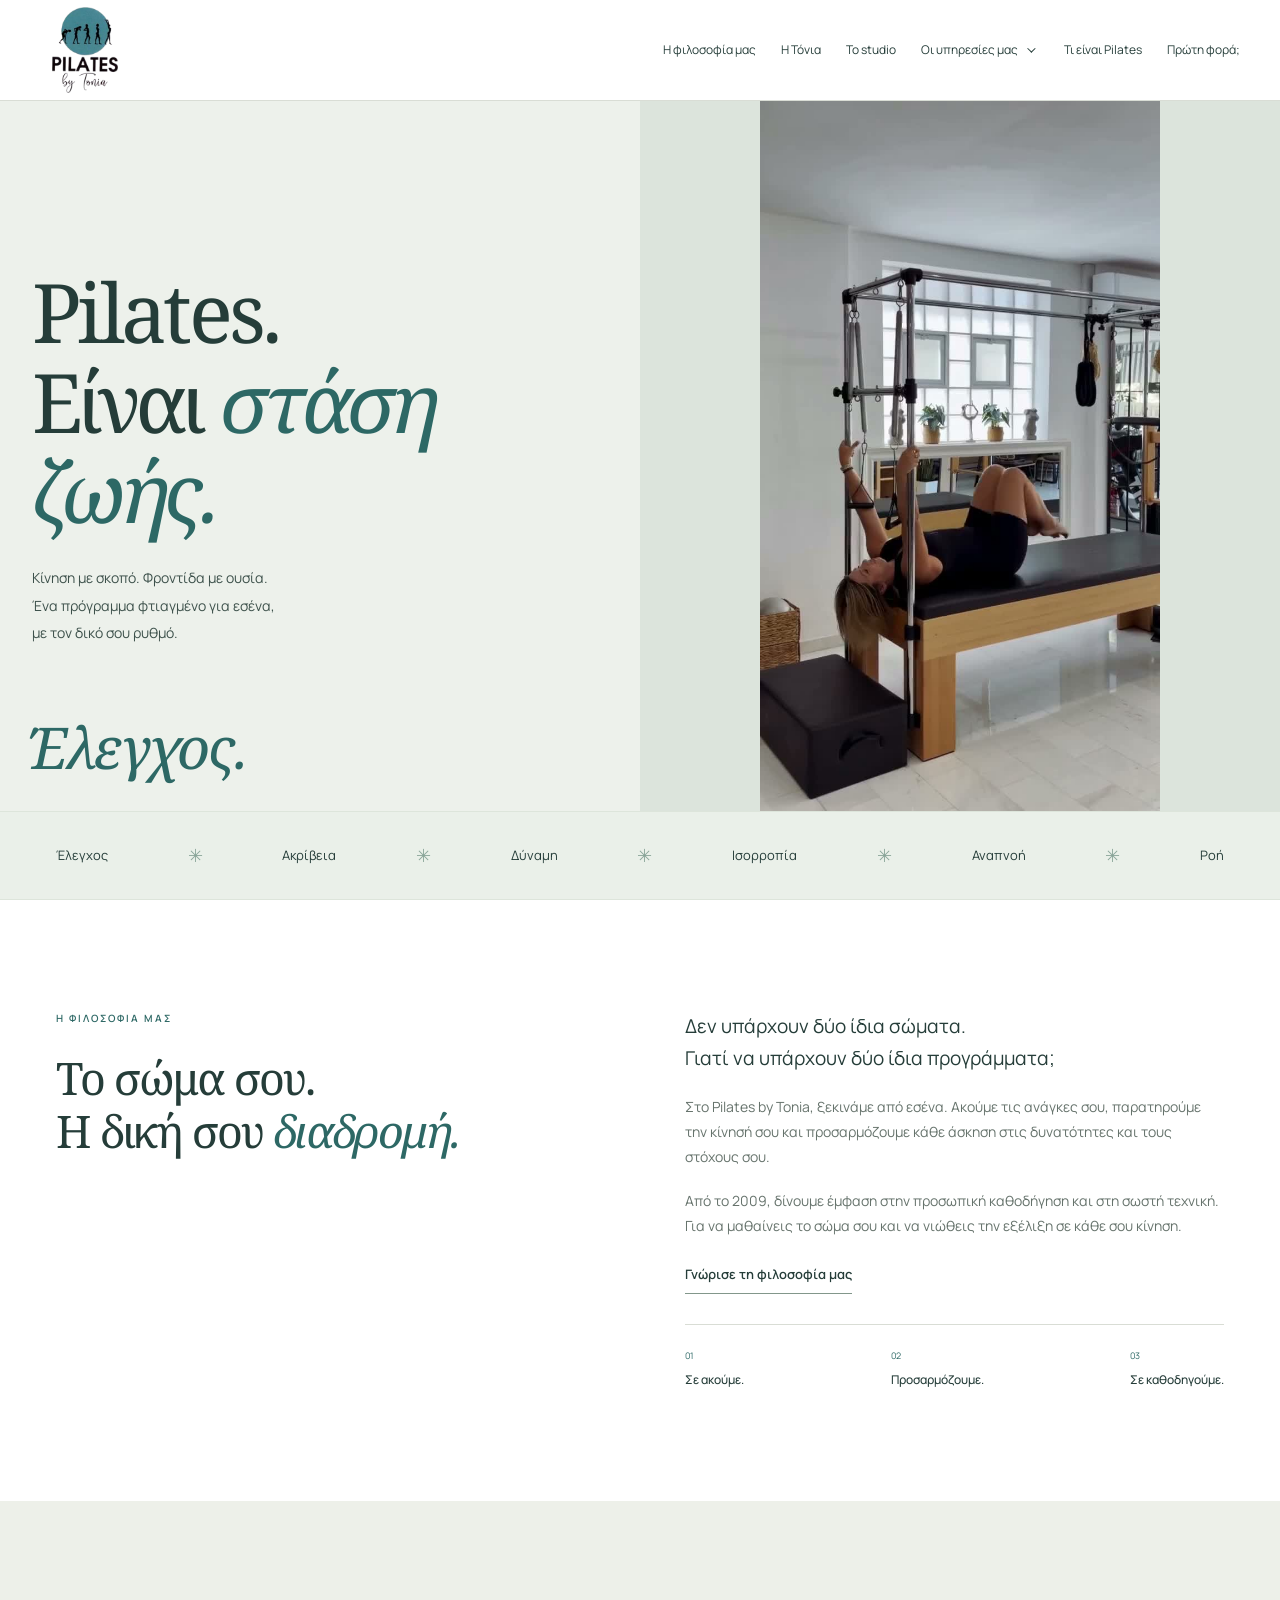
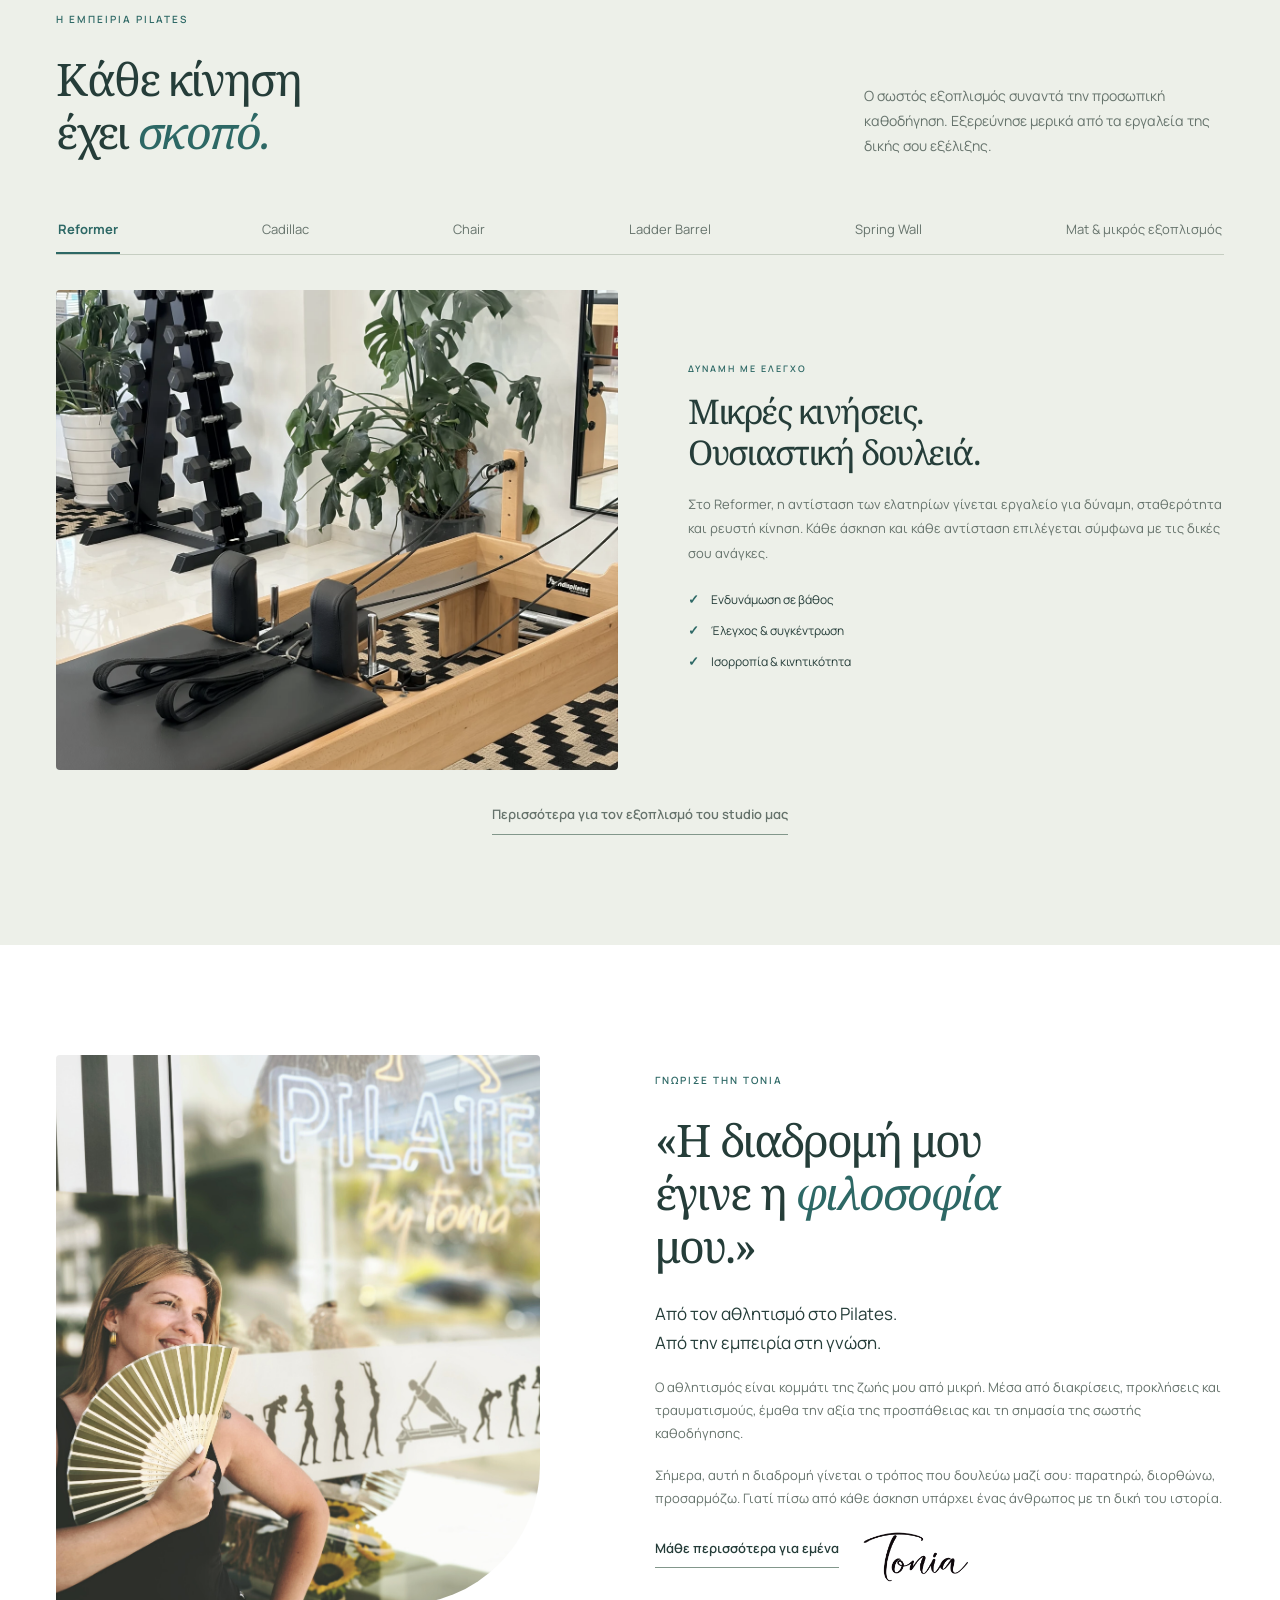
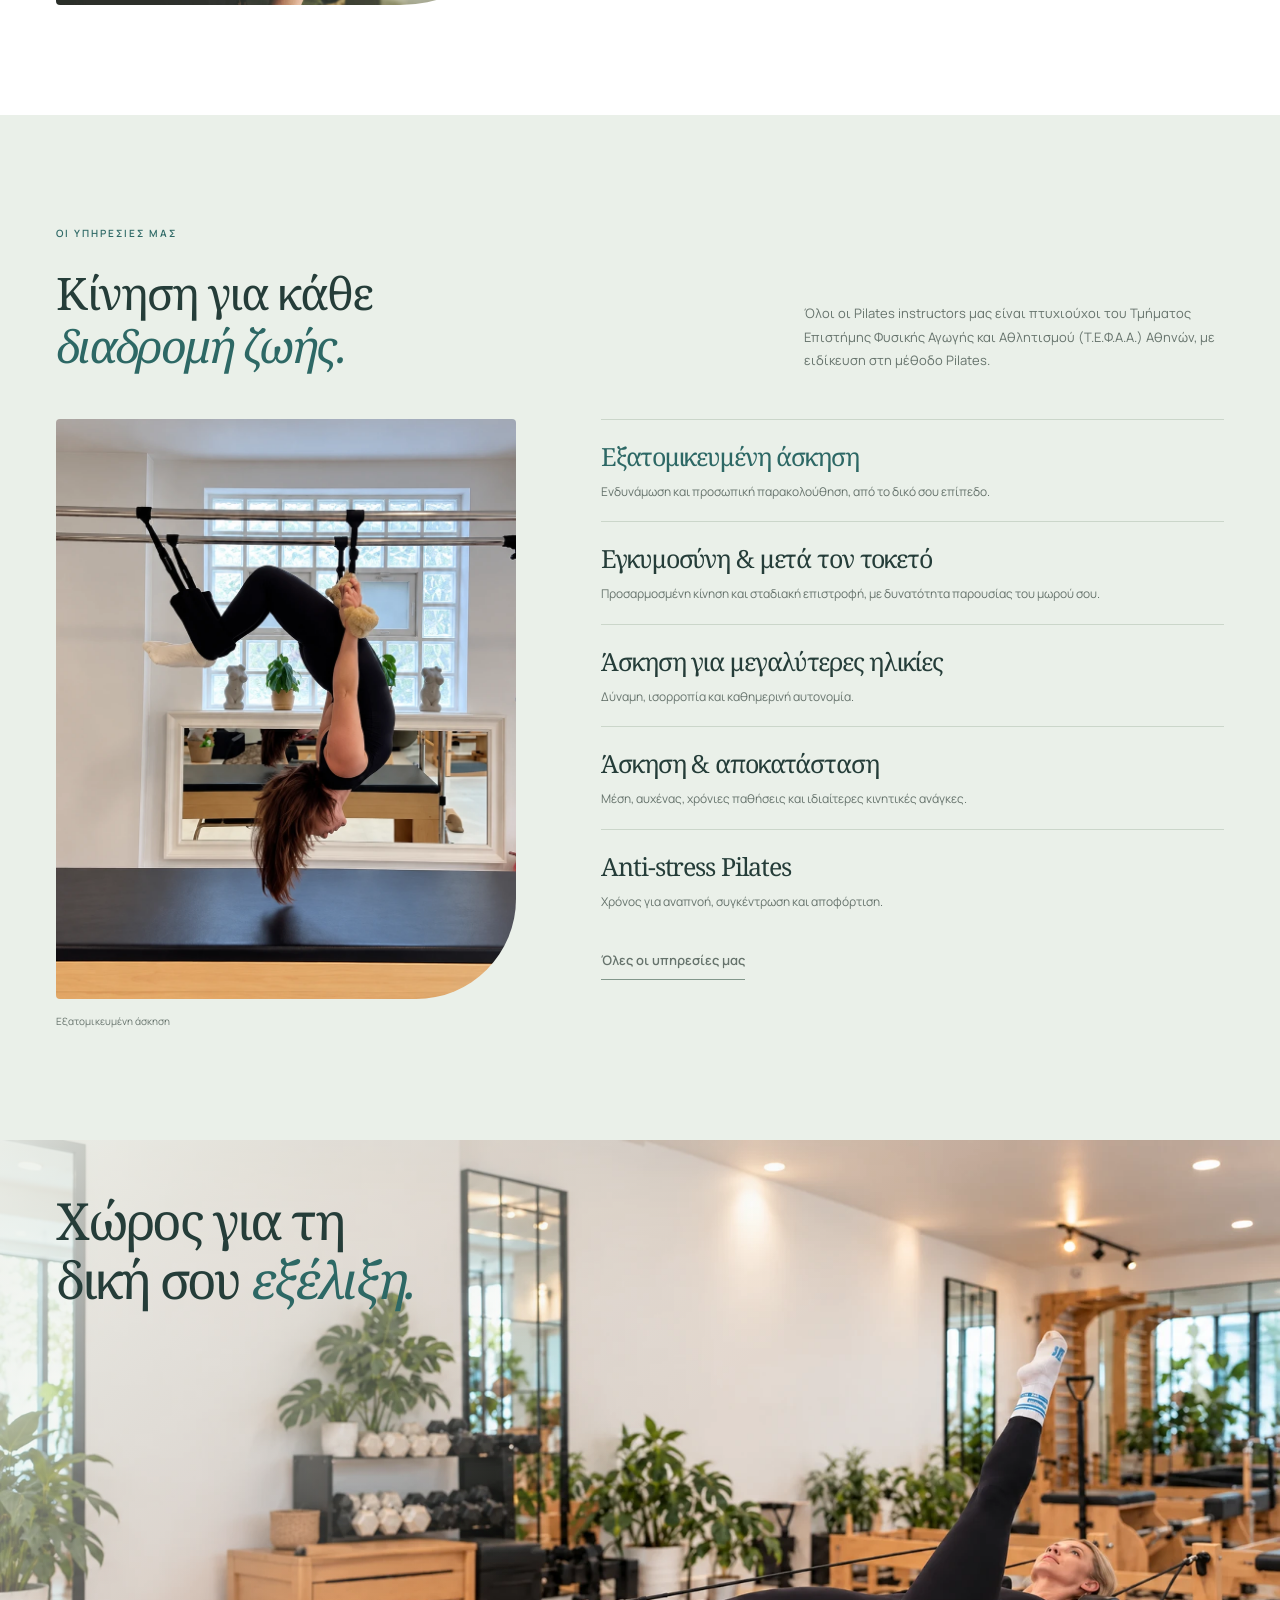
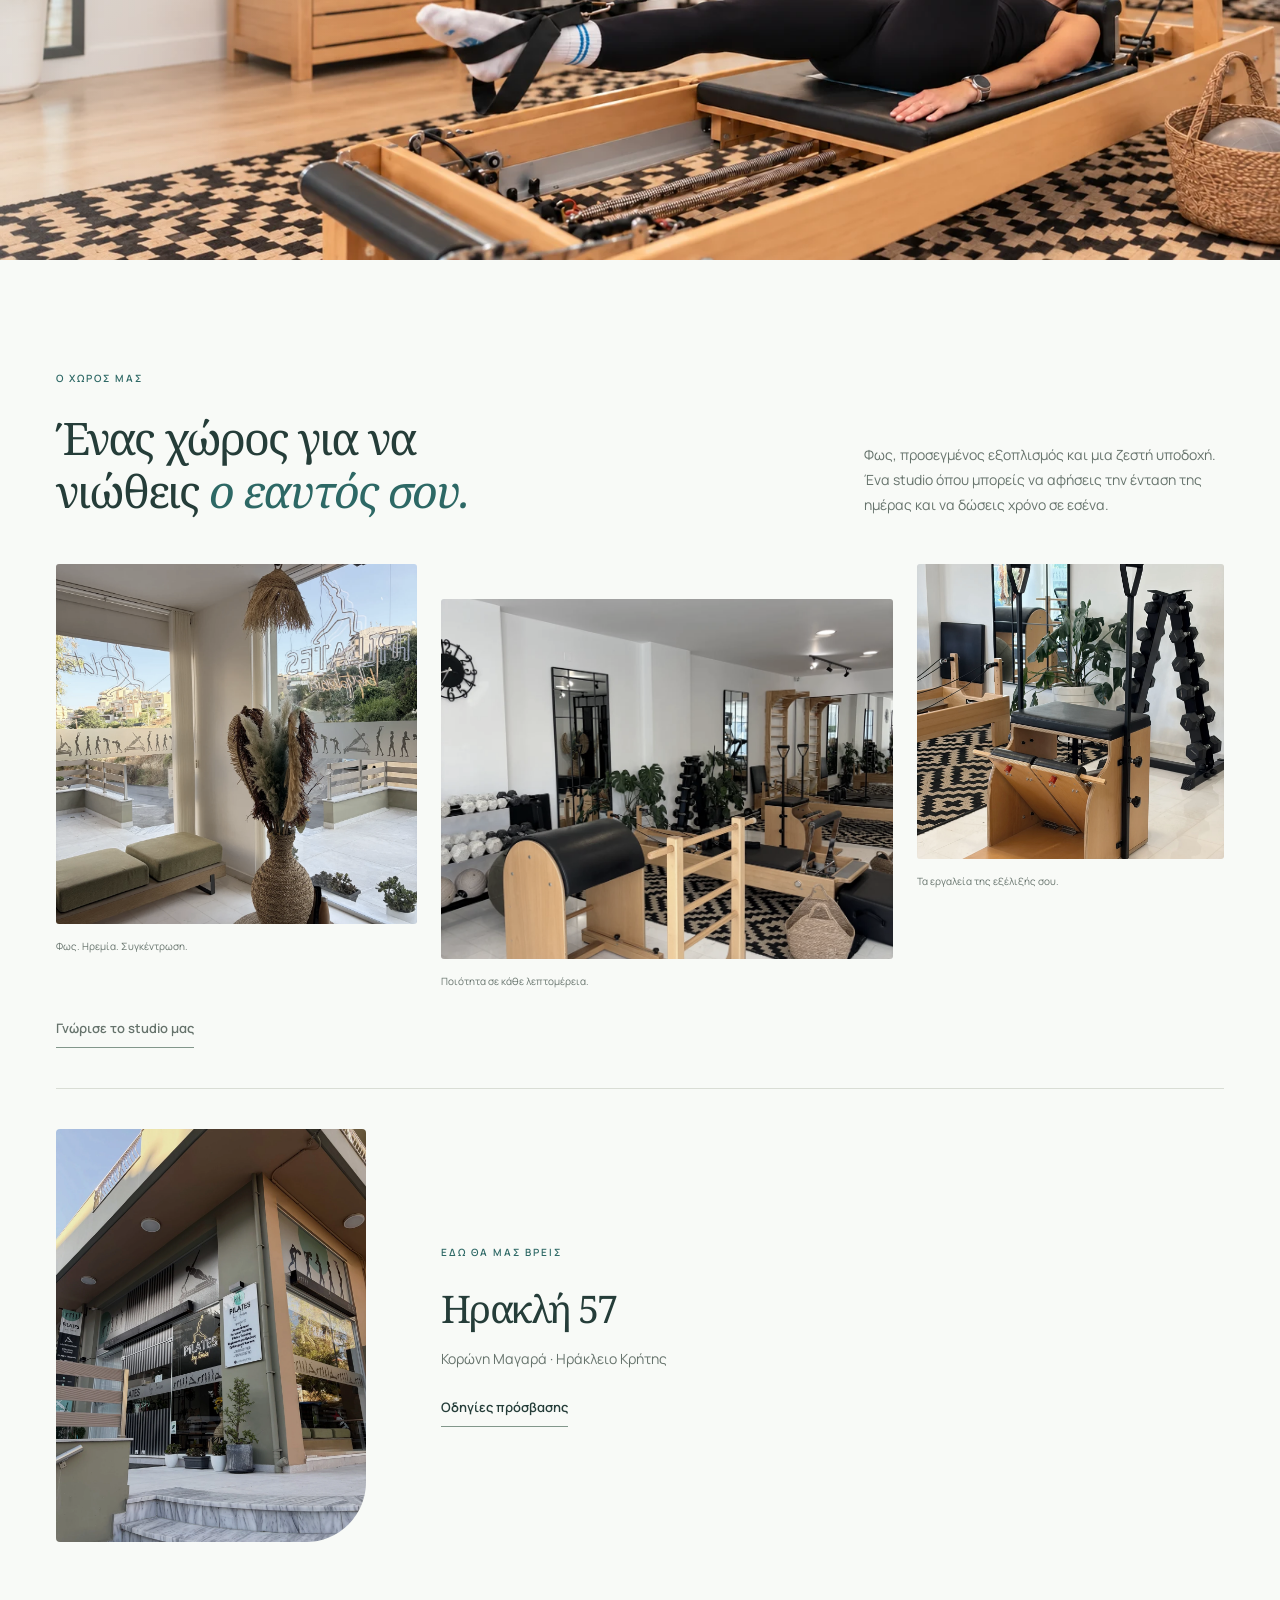
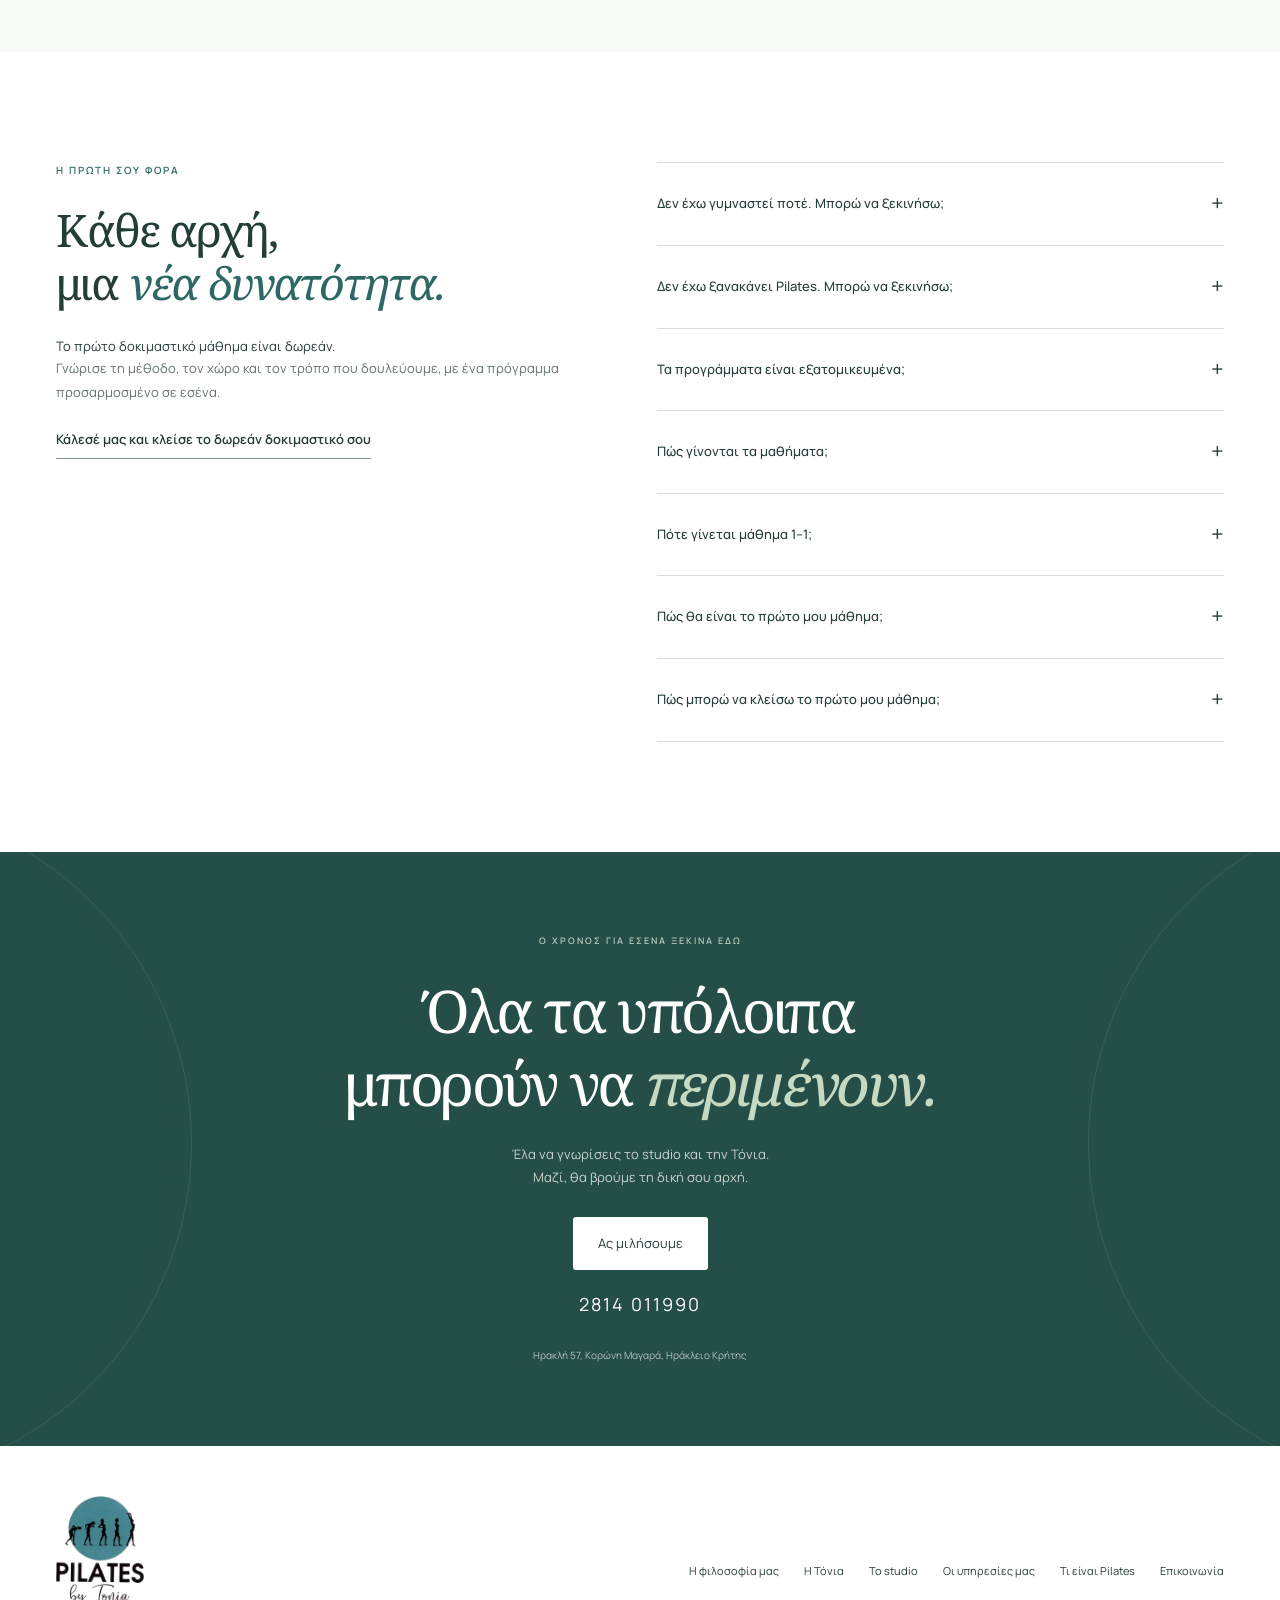
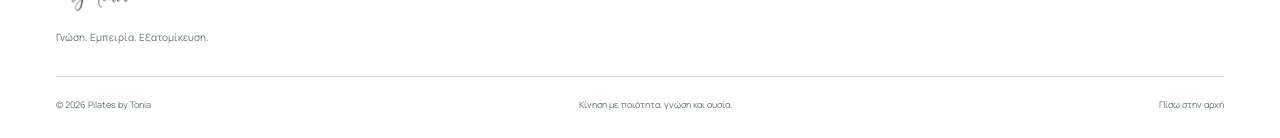
<file: index.html>
<!doctype html>
<html lang="el">
<head>
<meta charset="UTF-8"><meta name="viewport" content="width=device-width, initial-scale=1">
<meta name="theme-color" content="#ffffff">
<title>Pilates by Tonia — Pilates. Είναι στάση ζωής.</title>
<meta name="description" content="Εξατομικευμένο Pilates από το 2009, στο Ηράκλειο Κρήτης. Γνώρισε την Τόνια και ένα studio όπου κάθε κίνηση έχει σκοπό. Ηρακλή 57, Κορώνη Μαγαρά. 2814 011990.">
<meta property="og:title" content="Pilates by Tonia — Είναι στάση ζωής."><meta property="og:description" content="Η δική σου κίνηση. Ο δικός σου ρυθμός. Εξατομικευμένο Pilates στο Ηράκλειο από το 2009."><meta property="og:type" content="website">
<link rel="icon" href="assets/logo.png"><link rel="preconnect" href="https://fonts.googleapis.com"><link rel="preconnect" href="https://fonts.gstatic.com" crossorigin><link href="https://fonts.googleapis.com/css2?family=Manrope:wght@400;500;600;700&family=Noto+Sans:wght@400;500;600;700&family=Noto+Serif:ital,wght@0,400;0,500;1,400&display=swap" rel="stylesheet">
<link rel="stylesheet" href="style.css"><script src="script.js" defer></script>
</head>
<body>
<a class="skip" href="#main">Μετάβαση στο περιεχόμενο</a>
<header class="header"><div class="nav-shell">
<a href="index.html" class="brand" aria-label="Pilates by Tonia — Αρχική"><img src="assets/logo.png" alt="Pilates by Tonia" width="100" height="100"></a>
<nav id="navigation" aria-label="Κύρια πλοήγηση"><a href="philosophy.html">Η φιλοσοφία μας</a><a href="tonia.html">Η Τόνια</a><a href="studio.html">Το studio</a><div class="nav-services"><a href="services.html">Οι υπηρεσίες μας</a><button class="services-toggle" type="button" aria-expanded="false" aria-controls="services-dropdown" aria-label="Εμφάνιση υπηρεσιών"><span aria-hidden="true"></span></button><ul class="services-dropdown" id="services-dropdown" hidden><li><a href="services.html#personal">Εξατομικευμένη άσκηση</a></li><li><a href="services.html#pregnancy">Εγκυμοσύνη</a></li><li><a href="services.html#postnatal">Μετά τον τοκετό</a></li><li><a href="services.html#mama-baby">Μαμά & μωρό</a></li><li><a href="services.html#seniors">Μεγαλύτερες ηλικίες</a></li><li><a href="services.html#adapted">Άσκηση & αποκατάσταση</a></li><li><a href="services.html#back-neck">Οσφυαλγίες & αυχενικά</a></li><li><a href="services.html#chronic">Αυτοάνοσα & χρόνιες παθήσεις</a></li><li><a href="services.html#anti-stress">Anti-stress Pilates</a></li></ul></div><a href="pilates.html">Τι είναι Pilates</a><a href="index.html#first-visit">Πρώτη φορά;</a></nav>
<button class="menu-toggle" aria-label="Άνοιγμα μενού" aria-expanded="false" aria-controls="navigation"><span></span><span></span></button>
</div></header>
<main id="main">
<section class="film-hero" aria-labelledby="hero-heading">
<div class="film-hero-media"><video class="hero-film is-current" muted playsinline preload="auto" poster="assets/hero-sequence/0.jpg" aria-label="Pilates: έλεγχος"><source src="assets/hero-sequence/0.mp4" type="video/mp4"></video><video class="hero-film" muted playsinline preload="none" aria-hidden="true"></video></div><span class="film-principle">Έλεγχος.</span>
<div class="film-hero-copy"><h1 id="hero-heading">Pilates.<br>Είναι <em>στάση<br> ζωής.</em></h1><p>Κίνηση με σκοπό. Φροντίδα με ουσία.<br>Ένα πρόγραμμα φτιαγμένο για εσένα,<br>με τον δικό σου ρυθμό.</p></div>
</section>
<div class="principles hide-on-mobile"><div class="wrap principles-inner"><span>Έλεγχος</span><i aria-hidden="true">✳</i><span>Ακρίβεια</span><i aria-hidden="true">✳</i><span>Δύναμη</span><i aria-hidden="true">✳</i><span>Ισορροπία</span><i aria-hidden="true">✳</i><span>Αναπνοή</span><i aria-hidden="true">✳</i><span>Ροή</span></div></div>
<section id="philosophy" class="section wrap philosophy"><div><p class="eyebrow">Η ΦΙΛΟΣΟΦΙΑ ΜΑΣ</p><h2>Το σώμα σου.<br>Η δική σου <em>διαδρομή.</em></h2></div><div class="philosophy-copy"><p class="lead">Δεν υπάρχουν δύο ίδια σώματα.<br>Γιατί να υπάρχουν δύο ίδια προγράμματα;</p><p>Στο Pilates by Tonia, ξεκινάμε από εσένα. Ακούμε τις ανάγκες σου, παρατηρούμε την κίνησή σου και προσαρμόζουμε κάθε άσκηση στις δυνατότητες και τους στόχους σου.</p><p>Από το 2009, δίνουμε έμφαση στην προσωπική καθοδήγηση και στη σωστή τεχνική. Για να μαθαίνεις το σώμα σου και να νιώθεις την εξέλιξη σε κάθε σου κίνηση.</p><a class="text-link section-more" href="philosophy.html">Γνώρισε τη φιλοσοφία μας</a><div class="approach"><span>01 <strong>Σε ακούμε.</strong></span><span>02 <strong>Προσαρμόζουμε.</strong></span><span>03 <strong>Σε καθοδηγούμε.</strong></span></div></div></section>
<section class="movement section" id="practice"><div class="wrap"><div class="section-heading"><div><p class="eyebrow">Η ΕΜΠΕΙΡΙΑ PILATES</p><h2>Κάθε κίνηση<br>έχει <em>σκοπό.</em></h2></div><p>Ο σωστός εξοπλισμός συναντά την προσωπική καθοδήγηση. Εξερεύνησε μερικά από τα εργαλεία της δικής σου εξέλιξης.</p></div>
<div class="tabs" role="tablist" aria-label="Εξοπλισμός Pilates"><button role="tab" id="tab-reformer" aria-selected="true" aria-controls="equipment-panel" data-equipment="reformer">Reformer</button><button role="tab" id="tab-cadillac" aria-selected="false" aria-controls="equipment-panel" tabindex="-1" data-equipment="cadillac">Cadillac</button><button role="tab" id="tab-chair" aria-selected="false" aria-controls="equipment-panel" tabindex="-1" data-equipment="chair">Chair</button><button role="tab" id="tab-barrel" aria-selected="false" aria-controls="equipment-panel" tabindex="-1" data-equipment="barrel">Ladder Barrel</button><button role="tab" id="tab-spring" aria-selected="false" aria-controls="equipment-panel" tabindex="-1" data-equipment="spring">Spring Wall</button><button role="tab" id="tab-mat" aria-selected="false" aria-controls="equipment-panel" tabindex="-1" data-equipment="mat">Mat & μικρός εξοπλισμός</button></div>
<div class="equipment"><div class="equipment-photo"><img id="equipment-image" data-equipment="reformer" src="assets/reformer.webp" alt="Ξύλινο Reformer και εξοπλισμός Pilates στον χώρο του studio" width="1000" height="1333" loading="lazy"></div><div class="equipment-content"><div id="equipment-panel" role="tabpanel" aria-labelledby="tab-reformer" tabindex="0"><p class="eyebrow equipment-kicker" id="equipment-kicker">ΔΥΝΑΜΗ ΜΕ ΕΛΕΓΧΟ</p><h3 id="equipment-title">Μικρές κινήσεις.<br>Ουσιαστική δουλειά.</h3><p class="equipment-lead" id="equipment-lead" hidden></p><div id="equipment-description"><p>Στο Reformer, η αντίσταση των ελατηρίων γίνεται εργαλείο για δύναμη, σταθερότητα και ρευστή κίνηση. Κάθε άσκηση και κάθε αντίσταση επιλέγεται σύμφωνα με τις δικές σου ανάγκες.</p></div><ul class="equipment-benefits" id="equipment-benefits"><li>Ενδυνάμωση σε βάθος</li><li>Έλεγχος & συγκέντρωση</li><li>Ισορροπία & κινητικότητα</li></ul></div></div></div>
<p class="practice-more"><a class="text-link" href="studio.html#equipment">Περισσότερα για τον εξοπλισμό του studio μας</a></p></div></section>
<section class="section wrap tonia" id="tonia"><div class="tonia-photo"><img src="assets/tonia-home.jpg" alt="Η Τόνια χαμογελά δίπλα στη βιτρίνα του Pilates by Tonia" width="1400" height="1205" loading="lazy"></div><div class="tonia-copy"><p class="eyebrow">ΓΝΩΡΙΣΕ ΤΗΝ ΤΟΝΙΑ</p><h2>«Η διαδρομή μου<br>έγινε η <em>φιλοσοφία</em><br>μου.»</h2><p class="lead">Από τον αθλητισμό στο Pilates.<br>Από την εμπειρία στη γνώση.</p><p>Ο αθλητισμός είναι κομμάτι της ζωής μου από μικρή. Μέσα από διακρίσεις, προκλήσεις και τραυματισμούς, έμαθα την αξία της προσπάθειας και τη σημασία της σωστής καθοδήγησης.</p><p>Σήμερα, αυτή η διαδρομή γίνεται ο τρόπος που δουλεύω μαζί σου: παρατηρώ, διορθώνω, προσαρμόζω. Γιατί πίσω από κάθε άσκηση υπάρχει ένας άνθρωπος με τη δική του ιστορία.</p><a class="text-link" href="tonia.html">Μάθε περισσότερα για εμένα</a><span class="signature signature-logo" role="img" aria-label="Tonia"></span></div></section>
<section class="home-services section" id="services" aria-labelledby="services-title"><div class="wrap">
<div class="section-heading"><div><p class="eyebrow">ΟΙ ΥΠΗΡΕΣΙΕΣ ΜΑΣ</p><h2 id="services-title">Κίνηση για κάθε<br><em>διαδρομή ζωής.</em></h2></div><p>Όλοι οι Pilates instructors μας είναι πτυχιούχοι του Τμήματος Επιστήμης Φυσικής Αγωγής και Αθλητισμού (Τ.Ε.Φ.Α.Α.) Αθηνών, με ειδίκευση στη μέθοδο Pilates.</p></div>
<div class="home-services-layout"><figure class="home-services-photo"><img id="home-service-image" data-service="personal" src="assets/anti-stress-restored.webp" alt="Άσκηση αιώρησης στο Cadillac του studio" width="720" height="1280" loading="lazy"><figcaption id="home-service-caption">Εξατομικευμένη άσκηση</figcaption></figure>
<div class="home-service-links">
<a href="services.html#personal" data-service-key="personal" data-service-image="assets/anti-stress-restored.webp" data-service-alt="Άσκηση αιώρησης στο Cadillac του studio" data-service-width="720" data-service-height="1280" data-service-caption="Εξατομικευμένη άσκηση" class="is-previewed"><img class="mobile-service-photo" src="assets/anti-stress-restored.webp" alt="Άσκηση αιώρησης στο Cadillac του studio" loading="lazy" width="900" height="1200"><h3>Εξατομικευμένη άσκηση</h3><p>Ενδυνάμωση και προσωπική παρακολούθηση, από το δικό σου επίπεδο.</p></a>
<a href="services.html#pregnancy" data-service-key="pregnancy" data-service-image="assets/pilates-pregnancy-v2.webp" data-service-alt="Η Τόνια με έγκυο ασκούμενη στο studio" data-service-width="1200" data-service-height="1600" data-service-caption="Εγκυμοσύνη &amp; μετά τον τοκετό"><img class="mobile-service-photo" src="assets/pilates-pregnancy-v2.webp" alt="Η Τόνια με έγκυο ασκούμενη στο studio" loading="lazy" width="900" height="1200"><h3>Εγκυμοσύνη & μετά τον τοκετό</h3><p>Προσαρμοσμένη κίνηση και σταδιακή επιστροφή, με δυνατότητα παρουσίας του μωρού σου.</p></a>
<a href="services.html#seniors" data-service-key="seniors" data-service-image="assets/pilates-seniors-v2.webp" data-service-alt="Η Τόνια με ασκούμενη μεγαλύτερης ηλικίας που κρατά Μαγικό Κύκλο" data-service-width="1200" data-service-height="1600" data-service-caption="Άσκηση για μεγαλύτερες ηλικίες"><img class="mobile-service-photo" src="assets/pilates-seniors-v2.webp" alt="Η Τόνια με ασκούμενη μεγαλύτερης ηλικίας που κρατά Μαγικό Κύκλο" loading="lazy" width="900" height="1200"><h3>Άσκηση για μεγαλύτερες ηλικίες</h3><p>Δύναμη, ισορροπία και καθημερινή αυτονομία.</p></a>
<a href="services.html#adapted" data-service-key="adapted" data-service-image="assets/pilates-adaptive-v2.webp" data-service-alt="Η Τόνια δίπλα σε ασκούμενη με τεχνητό μέλος και βοηθήματα βάδισης στο studio" data-service-width="1200" data-service-height="1600" data-service-caption="Άσκηση &amp; αποκατάσταση"><img class="mobile-service-photo" src="assets/pilates-adaptive-v2.webp" alt="Η Τόνια δίπλα σε ασκούμενη με τεχνητό μέλος και βοηθήματα βάδισης στο studio" loading="lazy" width="900" height="1200"><h3>Άσκηση & αποκατάσταση</h3><p>Μέση, αυχένας, χρόνιες παθήσεις και ιδιαίτερες κινητικές ανάγκες.</p></a>
<a href="services.html#anti-stress" data-service-key="anti-stress" data-service-image="assets/cadillac-portrait-restored.webp" data-service-alt="Η Τόνια σε ελεγχόμενη άσκηση αιώρησης στο Cadillac" data-service-width="941" data-service-height="1670" data-service-caption="Anti-stress Pilates"><img class="mobile-service-photo" src="assets/cadillac-portrait-restored.webp" alt="Η Τόνια σε ελεγχόμενη άσκηση αιώρησης στο Cadillac" loading="lazy" width="900" height="1200"><h3>Anti-stress Pilates</h3><p>Χρόνος για αναπνοή, συγκέντρωση και αποφόρτιση.</p></a>
<p class="section-more"><a class="text-link" href="services.html">Όλες οι υπηρεσίες μας</a></p>
</div></div></div></section>
<figure class="studio-scroll-divider" data-scroll-divider><img src="assets/studio-divider.webp" alt="Άσκηση στο Reformer στον χώρο του Pilates by Tonia" loading="lazy"><figcaption>Χώρος για τη<br>δική σου <em>εξέλιξη.</em></figcaption></figure><section id="studio" class="studio section"><div class="wrap"><div class="section-heading"><div><p class="eyebrow">Ο ΧΩΡΟΣ ΜΑΣ</p><h2>Ένας χώρος για να<br>νιώθεις <em>ο εαυτός σου.</em></h2></div><p>Φως, προσεγμένος εξοπλισμός και μια ζεστή υποδοχή.<br>Ένα studio όπου μπορείς να αφήσεις την ένταση της ημέρας και να δώσεις χρόνο σε εσένα.</p></div><div class="studio-gallery"><figure><img src="assets/studio.webp" alt="Φωτεινή γωνιά του studio με μεγάλα παράθυρα και εξοπλισμό Pilates" width="900" height="1200" loading="lazy"><figcaption>Φως. Ηρεμία. Συγκέντρωση.</figcaption></figure><figure><img src="assets/studio-wide.webp" alt="Ο εσωτερικός χώρος του Pilates by Tonia με ξύλινο εξοπλισμό και φυτά" width="1000" height="1333" loading="lazy"><figcaption>Ποιότητα σε κάθε λεπτομέρεια.</figcaption></figure><figure><img src="assets/pilates-chair.webp" alt="Η ξύλινη Pilates Chair στον χώρο του studio" width="1200" height="1600" loading="lazy"><figcaption>Τα εργαλεία της εξέλιξής σου.</figcaption></figure></div><p class="section-more"><a class="text-link" href="studio.html">Γνώρισε το studio μας</a></p><div class="studio-arrival"><figure><img src="assets/studio-exterior.webp" alt="Η πρόσοψη και η είσοδος του Pilates by Tonia στην Ηρακλή 57" width="1200" height="1600" loading="lazy"></figure><div><p class="eyebrow">ΕΔΩ ΘΑ ΜΑΣ ΒΡΕΙΣ</p><h3>Ηρακλή 57</h3><p>Κορώνη Μαγαρά · Ηράκλειο Κρήτης</p><a class="text-link" href="https://www.google.com/maps/search/?api=1&query=Pilates+by+Tonia+%CE%97%CF%81%CE%B1%CE%BA%CE%BB%CE%AE+57+%CE%97%CF%81%CE%AC%CE%BA%CE%BB%CE%B5%CE%B9%CE%BF" target="_blank" rel="noopener noreferrer">Οδηγίες πρόσβασης</a></div></div></div></section>
<section id="first-visit" class="section wrap first-visit"><div><p class="eyebrow">Η ΠΡΩΤΗ ΣΟΥ ΦΟΡΑ</p><h2>Κάθε αρχή,<br>μια <em>νέα δυνατότητα.</em></h2><p class="lead">Το πρώτο δοκιμαστικό μάθημα είναι δωρεάν.</p><p>Γνώρισε τη μέθοδο, τον χώρο και τον τρόπο που δουλεύουμε, με ένα πρόγραμμα προσαρμοσμένο σε εσένα.</p><a class="text-link section-more" href="tel:+302814011990">Κάλεσέ μας και κλείσε το δωρεάν δοκιμαστικό σου</a></div>
    <div class="faq">
    <details><summary>Δεν έχω γυμναστεί ποτέ. Μπορώ να ξεκινήσω;<span aria-hidden="true">+</span></summary><p>Ναι. Δεν χρειάζεται να είσαι ήδη δυνατός ή ευλύγιστος. Ξεκινάμε από το δικό σου επίπεδο, με απλές κινήσεις και χρόνο για να τις μάθεις. Δουλεύουμε σταδιακά στη δύναμη, στην κινητικότητα και στην καλύτερη στάση του σώματος, χωρίς πίεση να ακολουθήσεις τον ρυθμό κάποιου άλλου.</p></details>
    <details><summary>Δεν έχω ξανακάνει Pilates. Μπορώ να ξεκινήσω;<span aria-hidden="true">+</span></summary><p>Φυσικά. Ξεκινάμε από το δικό σου επίπεδο και δουλεύουμε μαζί στη σωστή τεχνική, την αναπνοή και τον έλεγχο. Το πρόγραμμά σου προσαρμόζεται σε εσένα, είτε είναι το πρώτο σου μάθημα είτε έχεις ήδη εμπειρία.</p></details>
    <details><summary>Τα προγράμματα είναι εξατομικευμένα;<span aria-hidden="true">+</span></summary><p>Ναι. Η προσωπική προσέγγιση είναι η βάση της δουλειάς μας. Οι ασκήσεις και ο εξοπλισμός επιλέγονται με βάση τις ανάγκες, τις δυνατότητες και τους στόχους σου, με συνεχή παρακολούθηση και καθοδήγηση.</p></details>
    <details><summary>Πώς γίνονται τα μαθήματα;<span aria-hidden="true">+</span></summary><p>Δουλεύουμε σε small group personal: ένας Pilates instructor καθοδηγεί ένα μικρό τμήμα έως 5 ατόμων. Κάθε ασκούμενος έχει το δικό του ασκησιολόγιο, σύμφωνα με τις ανάγκες, τις δυνατότητες και τους στόχους του.</p></details>
    <details><summary>Πότε γίνεται μάθημα 1–1;<span aria-hidden="true">+</span></summary><p>Σε ειδικές περιπτώσεις, το μάθημα γίνεται personal, ένας instructor με έναν ασκούμενο, κατόπιν συνεννόησης. Το studio διαθέτει έναν ενιαίο χώρο: παράλληλα μπορεί άλλος instructor να καθοδηγεί ένα μικρό τμήμα, με προσωπικό ασκησιολόγιο για κάθε άτομο.</p></details>
    <details><summary>Πώς θα είναι το πρώτο μου μάθημα;<span aria-hidden="true">+</span></summary><p>Το πρώτο δοκιμαστικό μάθημα είναι δωρεάν. Έλα λίγο νωρίτερα για να γνωρίσεις τον χώρο και να συζητήσουμε τους στόχους σου, τυχόν τραυματισμούς ή ό,τι σε απασχολεί. Θα σε καθοδηγούμε βήμα βήμα, με έμφαση στην αναπνοή και στην ποιότητα της κίνησης.</p></details>
    <details><summary>Πώς μπορώ να κλείσω το πρώτο μου μάθημα;<span aria-hidden="true">+</span></summary><p>Κάλεσέ μας στο <a href="tel:+302814011990">2814 011990</a> για να συζητήσουμε τις ανάγκες σου, τις διαθέσιμες ώρες και τις πληροφορίες για τα μαθήματα.</p></details>
</div></section>
<section class="contact" id="contact"><div class="wrap contact-inner"><p class="eyebrow">Ο ΧΡΟΝΟΣ ΓΙΑ ΕΣΕΝΑ ΞΕΚΙΝΑ ΕΔΩ</p><h2>Όλα τα υπόλοιπα<br>μπορούν να <em>περιμένουν.</em></h2><p>Έλα να γνωρίσεις το studio και την Τόνια.<br>Μαζί, θα βρούμε τη δική σου αρχή.</p><a class="button light" href="tel:+302814011990">Ας μιλήσουμε</a><a class="contact-number" href="tel:+302814011990">2814 011990</a><div class="contact-location">Ηρακλή 57, Κορώνη Μαγαρά, Ηράκλειο Κρήτης</div></div></section>
</main>
<footer class="wrap footer"><div><a href="index.html" class="footer-brand" aria-label="Pilates by Tonia — Αρχική"><img src="assets/logo.png" alt="Pilates by Tonia" width="100" height="131" loading="lazy"></a><p>Γνώση. Εμπειρία. Εξατομίκευση.</p></div><div class="footer-links"><a href="philosophy.html">Η φιλοσοφία μας</a><a href="tonia.html">Η Τόνια</a><a href="studio.html">Το studio</a><a href="services.html">Οι υπηρεσίες μας</a><a href="pilates.html">Τι είναι Pilates</a><a href="index.html#contact">Επικοινωνία</a></div><div class="footer-bottom"><span>© <span id="year">2026</span> Pilates by Tonia</span><span>Κίνηση με ποιότητα, γνώση και ουσία.</span><a href="#">Πίσω στην αρχή</a></div></footer>
</body></html>
</file>
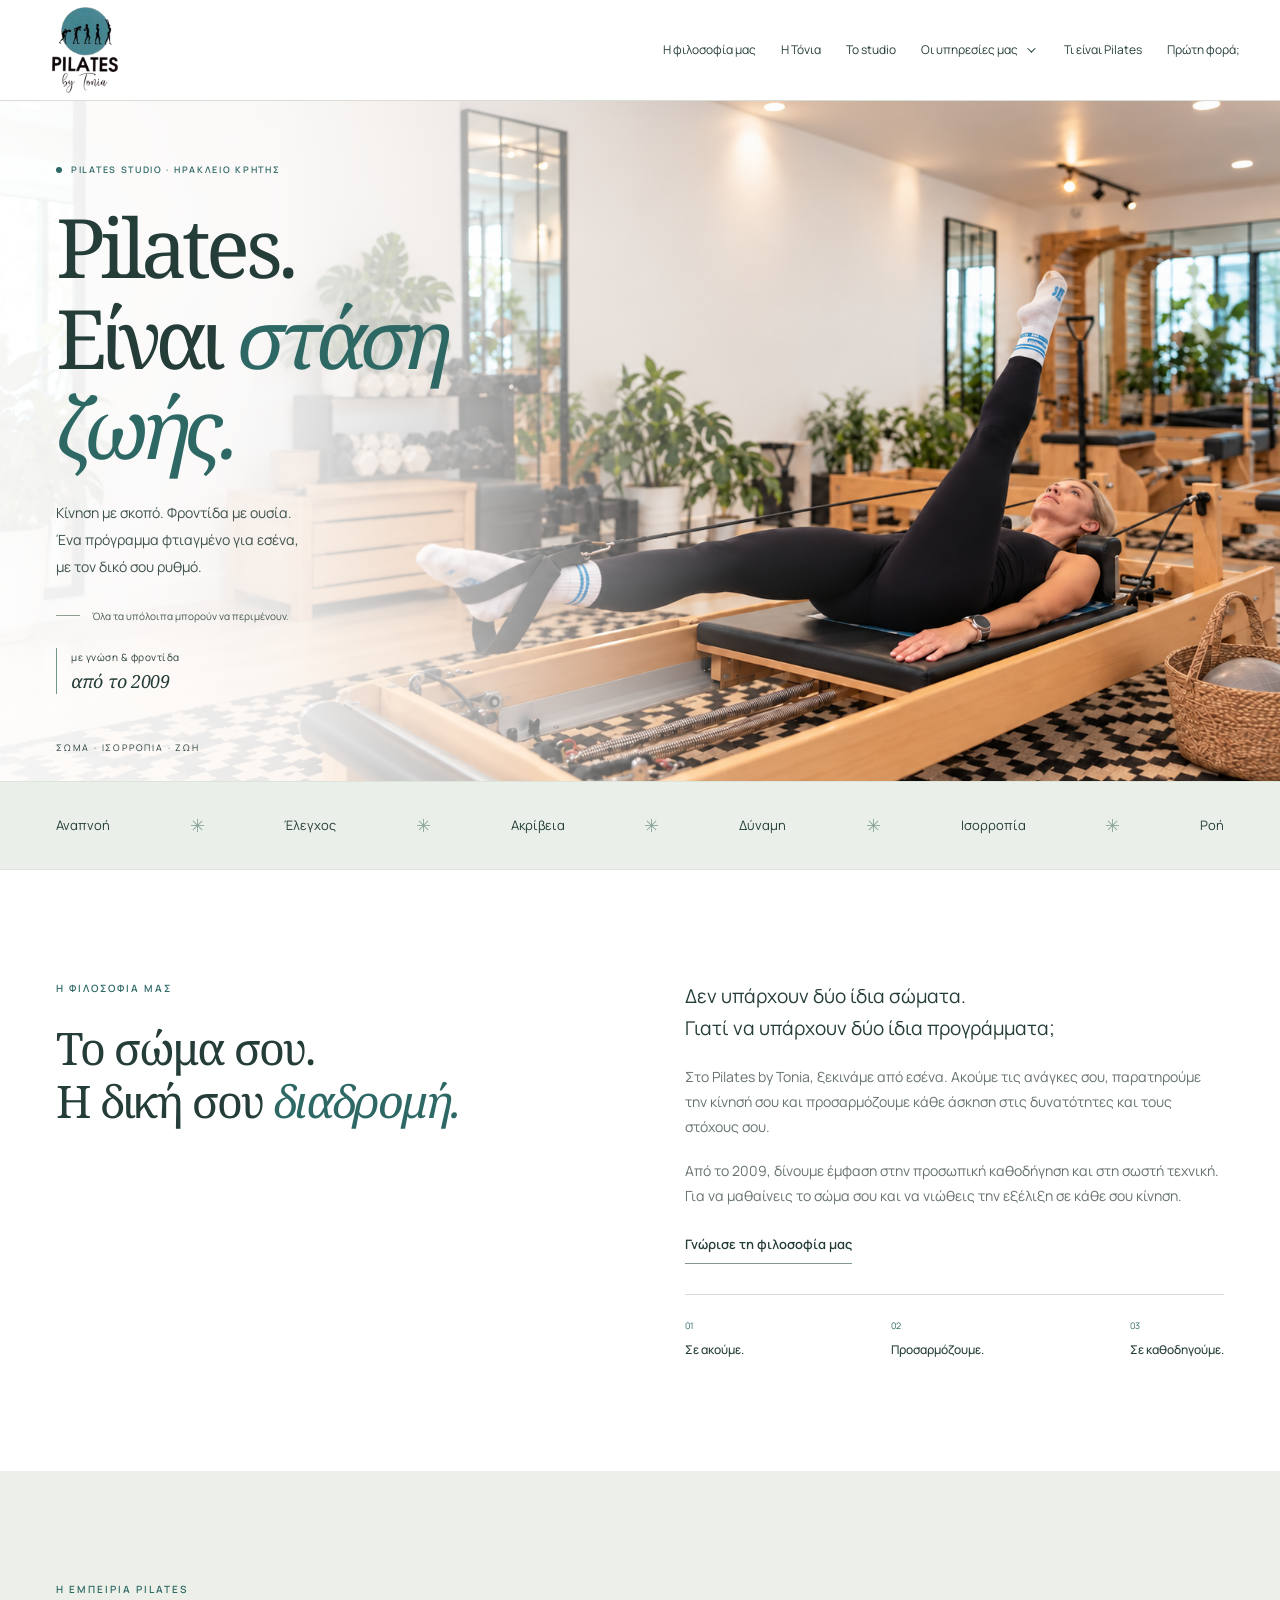
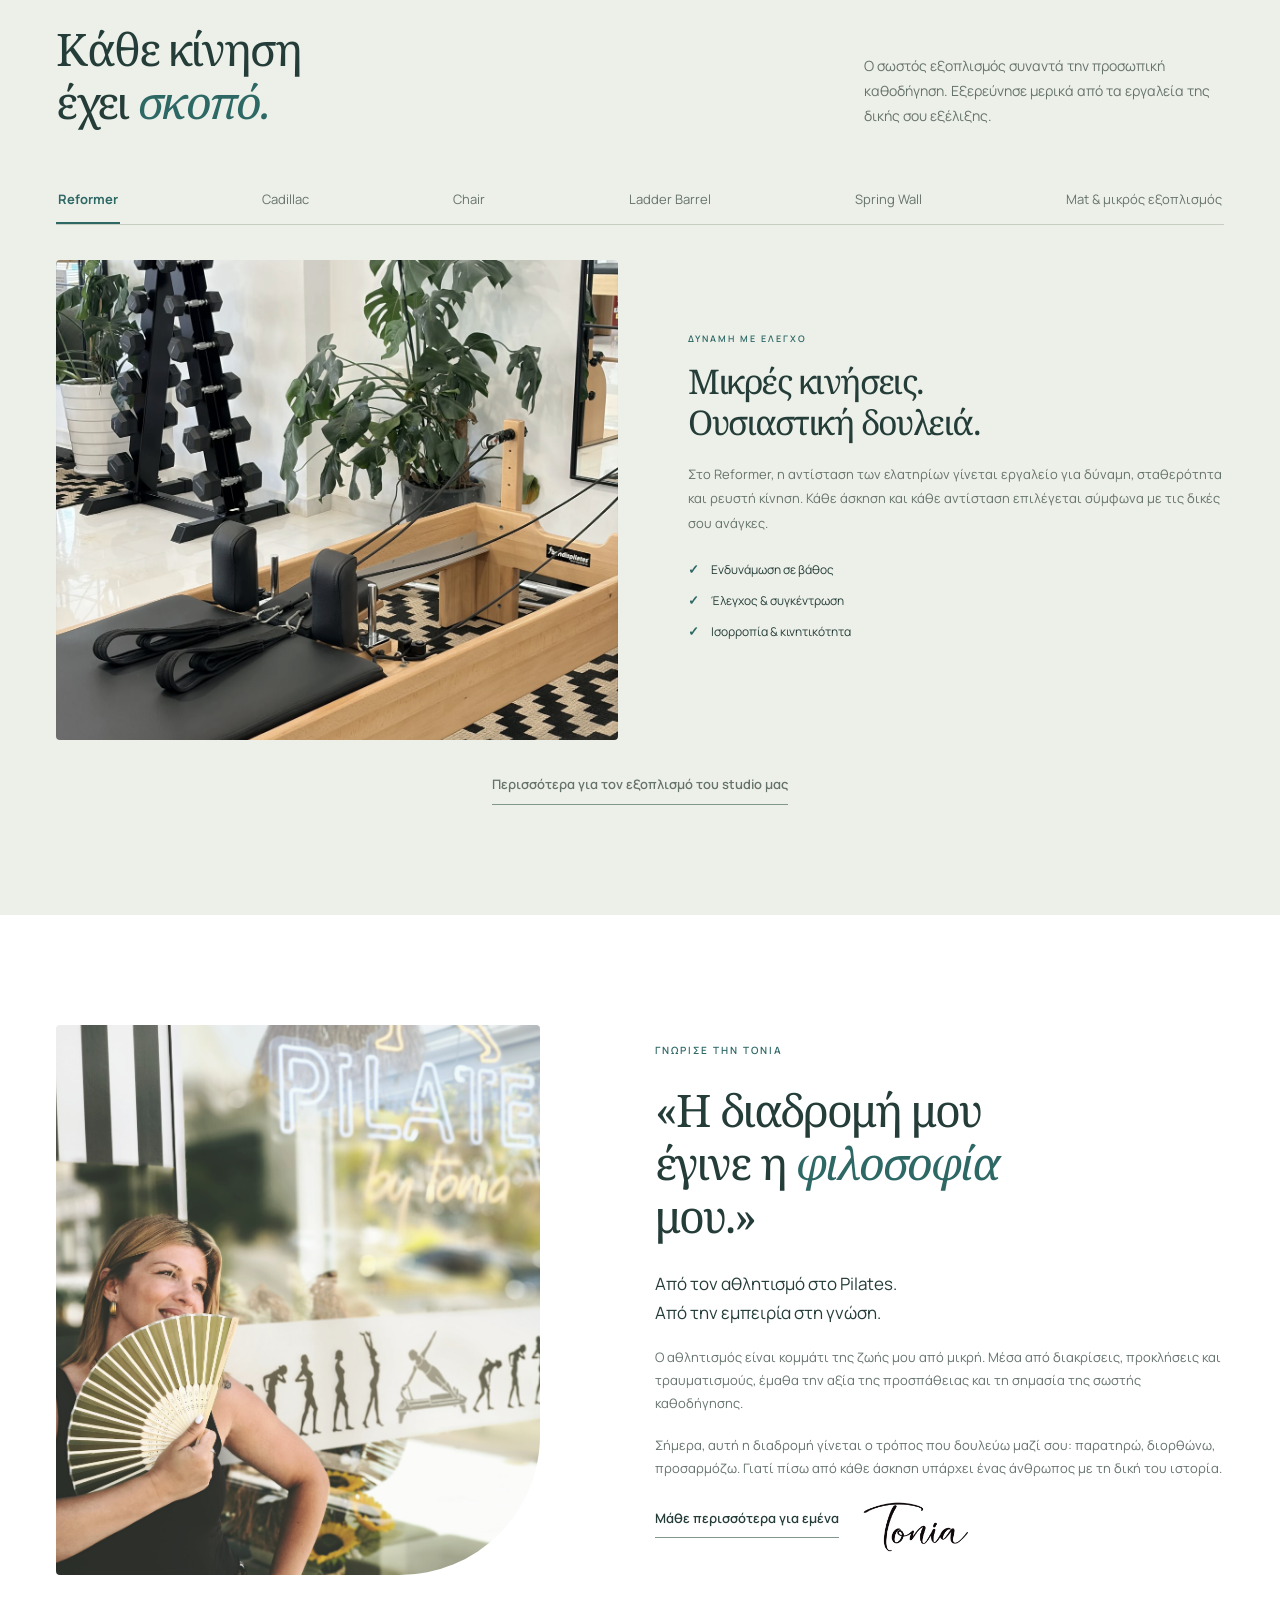
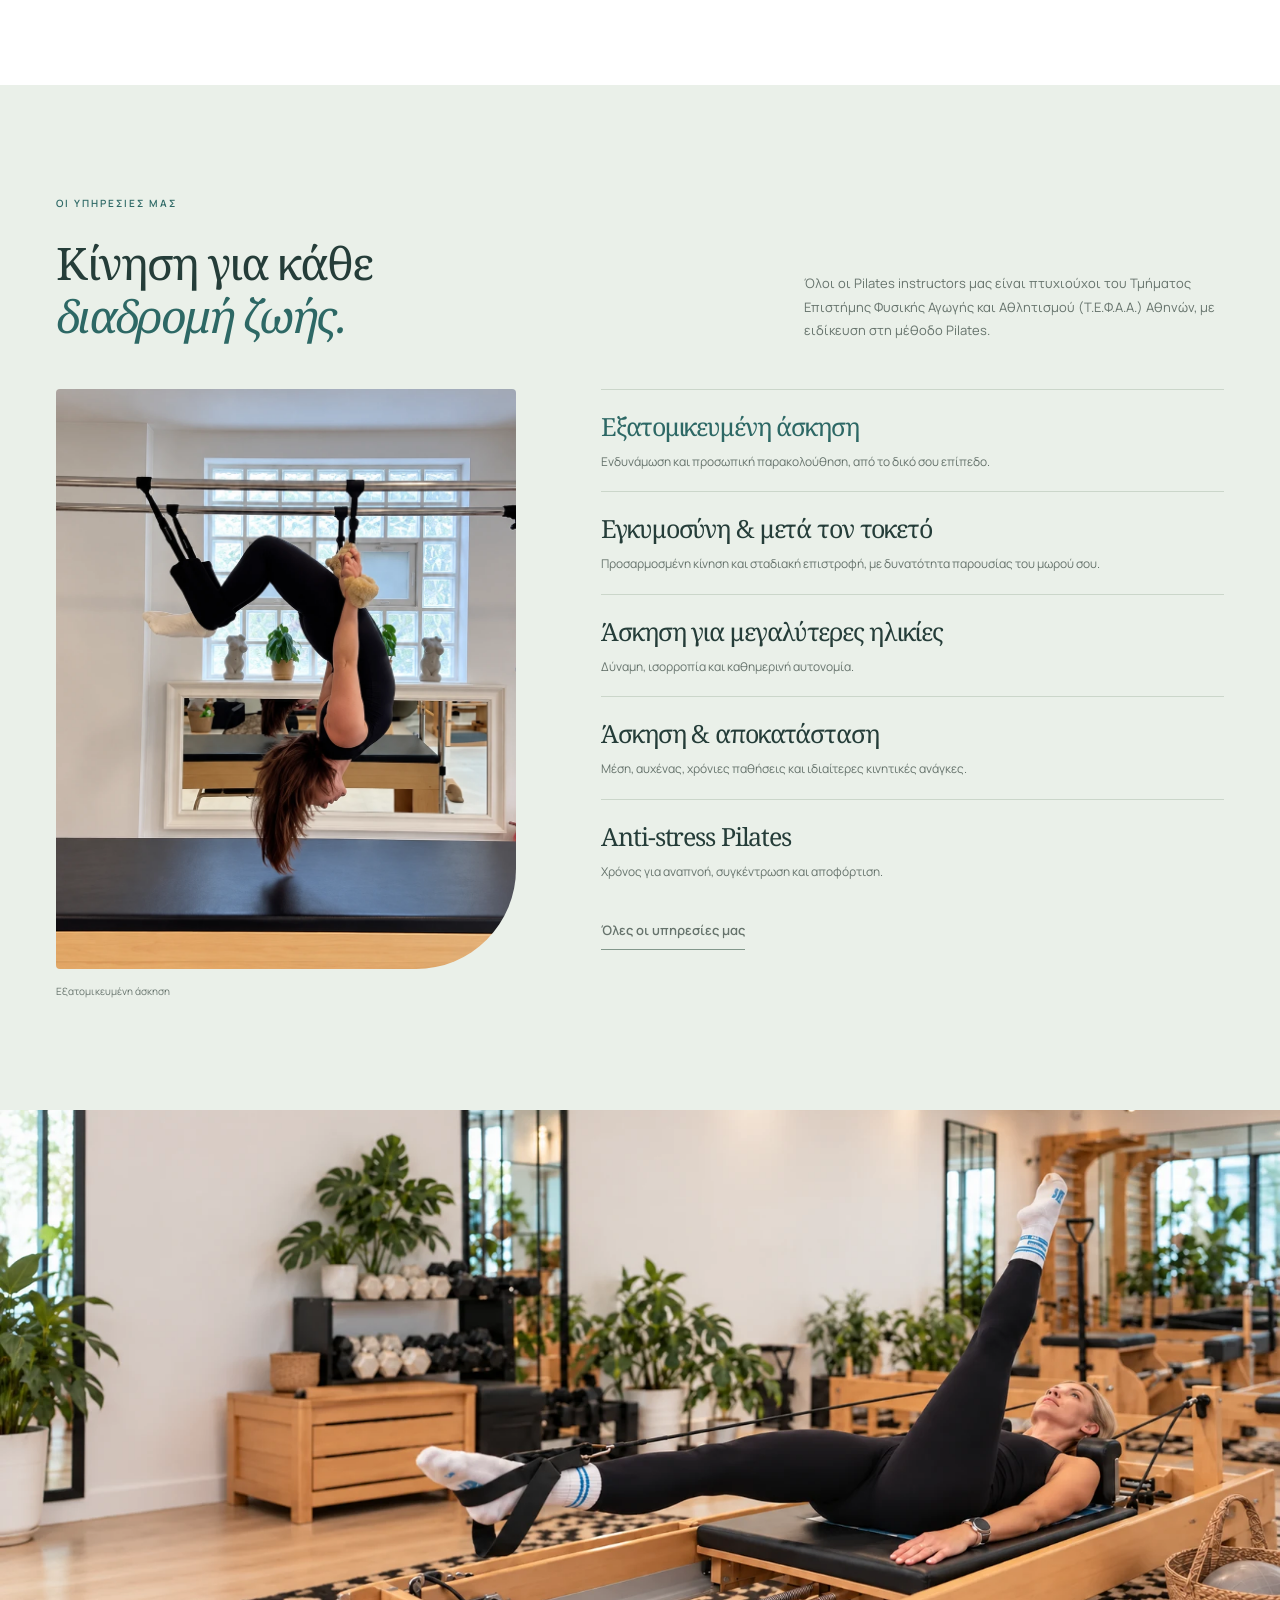
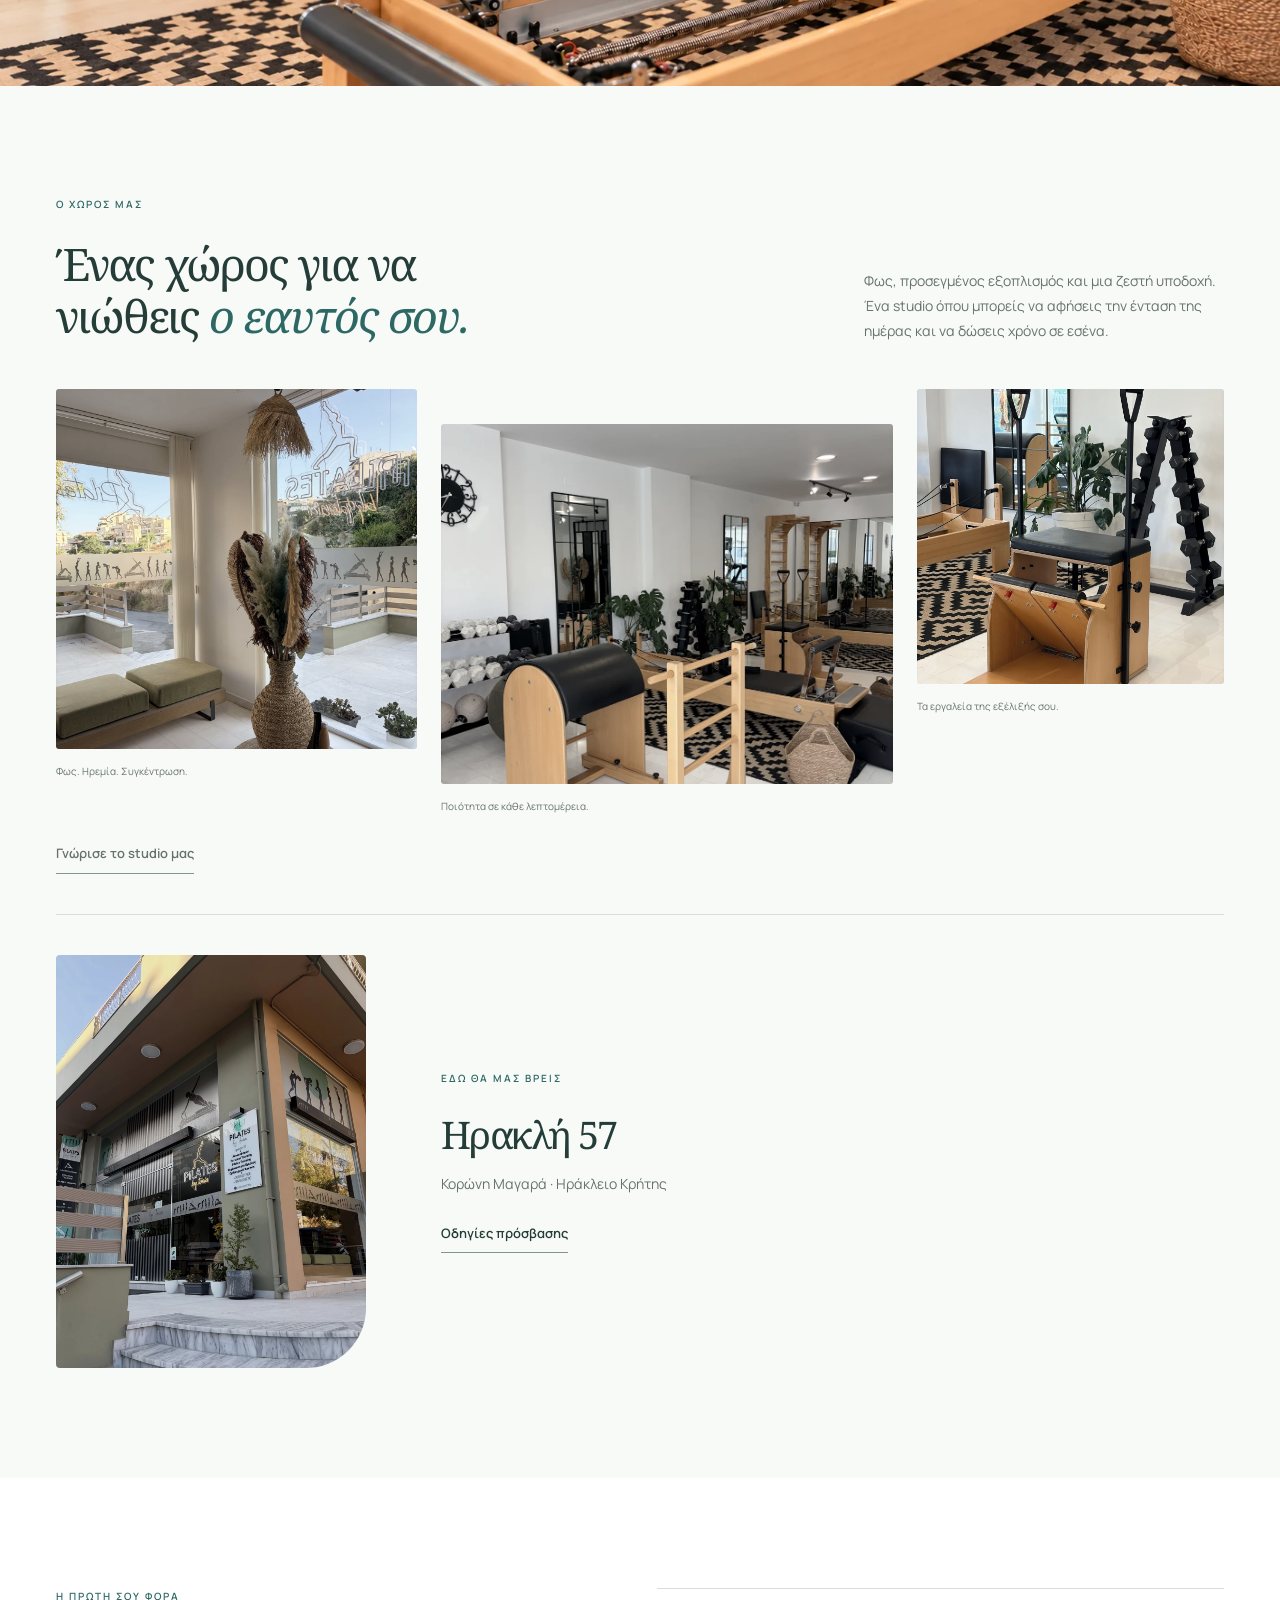
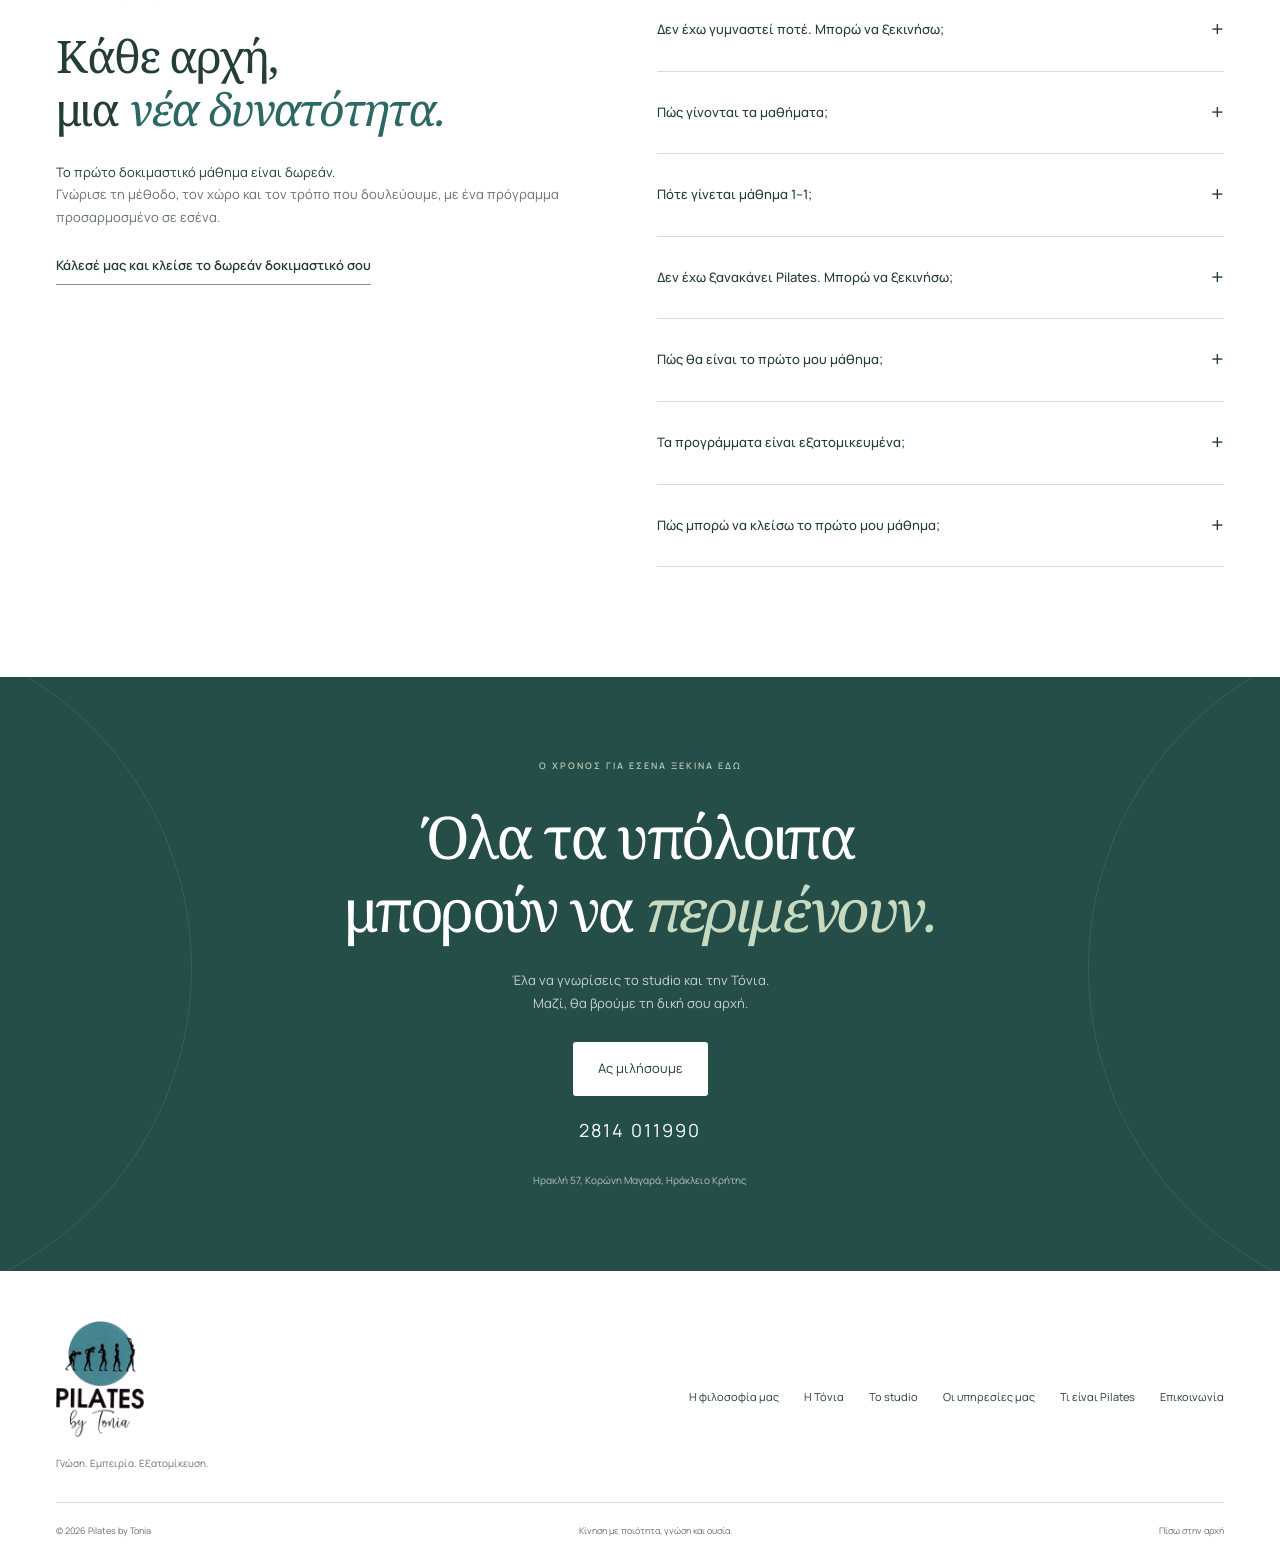
<file: index-original.html>
<!doctype html>
<html lang="el">
<head>
<meta charset="UTF-8"><meta name="viewport" content="width=device-width, initial-scale=1">
<meta name="theme-color" content="#ffffff">
<title>Pilates by Tonia — Pilates. Είναι στάση ζωής.</title>
<meta name="description" content="Εξατομικευμένο Pilates από το 2009, στο Ηράκλειο Κρήτης. Γνώρισε την Τόνια και ένα studio όπου κάθε κίνηση έχει σκοπό. Ηρακλή 57, Κορώνη Μαγαρά. 2814 011990.">
<meta property="og:title" content="Pilates by Tonia — Είναι στάση ζωής."><meta property="og:description" content="Η δική σου κίνηση. Ο δικός σου ρυθμός. Εξατομικευμένο Pilates στο Ηράκλειο από το 2009."><meta property="og:type" content="website">
<link rel="icon" href="assets/logo.png"><link rel="preconnect" href="https://fonts.googleapis.com"><link rel="preconnect" href="https://fonts.gstatic.com" crossorigin><link href="https://fonts.googleapis.com/css2?family=Manrope:wght@400;500;600;700&family=Noto+Sans:wght@400;500;600;700&family=Noto+Serif:ital,wght@0,400;0,500;1,400&display=swap" rel="stylesheet">
<link rel="stylesheet" href="hero-original.css"><script src="hero-original.js" defer></script>
</head>
<body>
<a class="skip" href="#main">Μετάβαση στο περιεχόμενο</a>
<header class="header"><div class="nav-shell">
<a href="index.html" class="brand" aria-label="Pilates by Tonia — Αρχική"><img src="assets/logo.png" alt="Pilates by Tonia" width="100" height="100"></a>
<nav id="navigation" aria-label="Κύρια πλοήγηση"><a href="philosophy.html">Η φιλοσοφία μας</a><a href="tonia.html">Η Τόνια</a><a href="studio.html">Το studio</a><div class="nav-services"><a href="services.html">Οι υπηρεσίες μας</a><button class="services-toggle" type="button" aria-expanded="false" aria-controls="services-dropdown" aria-label="Εμφάνιση υπηρεσιών"><span aria-hidden="true"></span></button><ul class="services-dropdown" id="services-dropdown" hidden><li><a href="services.html#personal">Εξατομικευμένη άσκηση</a></li><li><a href="services.html#pregnancy">Εγκυμοσύνη</a></li><li><a href="services.html#postnatal">Μετά τον τοκετό</a></li><li><a href="services.html#mama-baby">Μαμά & μωρό</a></li><li><a href="services.html#seniors">Μεγαλύτερες ηλικίες</a></li><li><a href="services.html#adapted">Άσκηση & αποκατάσταση</a></li><li><a href="services.html#back-neck">Οσφυαλγίες & αυχενικά</a></li><li><a href="services.html#chronic">Αυτοάνοσα & χρόνιες παθήσεις</a></li><li><a href="services.html#anti-stress">Anti-stress Pilates</a></li></ul></div><a href="pilates.html">Τι είναι Pilates</a><a href="index.html#first-visit">Πρώτη φορά;</a></nav>
<button class="menu-toggle" aria-label="Άνοιγμα μενού" aria-expanded="false" aria-controls="navigation"><span></span><span></span></button>
</div></header>
<main id="main">
<section class="hero" aria-labelledby="hero-heading">
<img class="hero-image" src="assets/hero-studio-v2.png" alt="Άσκηση στο Reformer στον φωτεινό χώρο του Pilates by Tonia" fetchpriority="high" width="1672" height="941">
<div class="hero-inner wrap"><div class="hero-copy"><p class="eyebrow"><span class="dot"></span> PILATES STUDIO · ΗΡΑΚΛΕΙΟ ΚΡΗΤΗΣ</p><h1 id="hero-heading">Pilates.<br>Είναι <em>στάση</em><br> <em>ζωής.</em></h1><p class="hero-description">Κίνηση με σκοπό. Φροντίδα με ουσία.<br>Ένα πρόγραμμα φτιαγμένο για εσένα,<br class="desktop-break"> με τον δικό σου ρυθμό.</p><div class="hero-note"><span class="note-line"></span> Όλα τα υπόλοιπα μπορούν να περιμένουν.</div><div class="hero-history"><span>με γνώση & φροντίδα</span><strong>από το 2009</strong></div></div><div class="hero-meta"><span>ΣΩΜΑ · ΙΣΟΡΡΟΠΙΑ · ΖΩΗ</span></div></div>
</section>
<div class="principles"><div class="wrap principles-inner"><span>Αναπνοή</span><i aria-hidden="true">✳</i><span>Έλεγχος</span><i aria-hidden="true">✳</i><span>Ακρίβεια</span><i aria-hidden="true">✳</i><span>Δύναμη</span><i aria-hidden="true">✳</i><span>Ισορροπία</span><i aria-hidden="true">✳</i><span>Ροή</span></div></div>
<section id="philosophy" class="section wrap philosophy"><div><p class="eyebrow">Η ΦΙΛΟΣΟΦΙΑ ΜΑΣ</p><h2>Το σώμα σου.<br>Η δική σου <em>διαδρομή.</em></h2></div><div class="philosophy-copy"><p class="lead">Δεν υπάρχουν δύο ίδια σώματα.<br>Γιατί να υπάρχουν δύο ίδια προγράμματα;</p><p>Στο Pilates by Tonia, ξεκινάμε από εσένα. Ακούμε τις ανάγκες σου, παρατηρούμε την κίνησή σου και προσαρμόζουμε κάθε άσκηση στις δυνατότητες και τους στόχους σου.</p><p>Από το 2009, δίνουμε έμφαση στην προσωπική καθοδήγηση και στη σωστή τεχνική. Για να μαθαίνεις το σώμα σου και να νιώθεις την εξέλιξη σε κάθε σου κίνηση.</p><a class="text-link section-more" href="philosophy.html">Γνώρισε τη φιλοσοφία μας</a><div class="approach"><span>01 <strong>Σε ακούμε.</strong></span><span>02 <strong>Προσαρμόζουμε.</strong></span><span>03 <strong>Σε καθοδηγούμε.</strong></span></div></div></section>
<section class="movement section" id="practice"><div class="wrap"><div class="section-heading"><div><p class="eyebrow">Η ΕΜΠΕΙΡΙΑ PILATES</p><h2>Κάθε κίνηση<br>έχει <em>σκοπό.</em></h2></div><p>Ο σωστός εξοπλισμός συναντά την προσωπική καθοδήγηση. Εξερεύνησε μερικά από τα εργαλεία της δικής σου εξέλιξης.</p></div>
<div class="tabs" role="tablist" aria-label="Εξοπλισμός Pilates"><button role="tab" id="tab-reformer" aria-selected="true" aria-controls="equipment-panel" data-equipment="reformer">Reformer</button><button role="tab" id="tab-cadillac" aria-selected="false" aria-controls="equipment-panel" tabindex="-1" data-equipment="cadillac">Cadillac</button><button role="tab" id="tab-chair" aria-selected="false" aria-controls="equipment-panel" tabindex="-1" data-equipment="chair">Chair</button><button role="tab" id="tab-barrel" aria-selected="false" aria-controls="equipment-panel" tabindex="-1" data-equipment="barrel">Ladder Barrel</button><button role="tab" id="tab-spring" aria-selected="false" aria-controls="equipment-panel" tabindex="-1" data-equipment="spring">Spring Wall</button><button role="tab" id="tab-mat" aria-selected="false" aria-controls="equipment-panel" tabindex="-1" data-equipment="mat">Mat & μικρός εξοπλισμός</button></div>
<div class="equipment"><div class="equipment-photo"><img id="equipment-image" data-equipment="reformer" src="assets/reformer.webp" alt="Ξύλινο Reformer και εξοπλισμός Pilates στον χώρο του studio" width="1000" height="1333" loading="lazy"></div><div class="equipment-content"><div id="equipment-panel" role="tabpanel" aria-labelledby="tab-reformer" tabindex="0"><p class="eyebrow equipment-kicker" id="equipment-kicker">ΔΥΝΑΜΗ ΜΕ ΕΛΕΓΧΟ</p><h3 id="equipment-title">Μικρές κινήσεις.<br>Ουσιαστική δουλειά.</h3><p class="equipment-lead" id="equipment-lead" hidden></p><div id="equipment-description"><p>Στο Reformer, η αντίσταση των ελατηρίων γίνεται εργαλείο για δύναμη, σταθερότητα και ρευστή κίνηση. Κάθε άσκηση και κάθε αντίσταση επιλέγεται σύμφωνα με τις δικές σου ανάγκες.</p></div><ul class="equipment-benefits" id="equipment-benefits"><li>Ενδυνάμωση σε βάθος</li><li>Έλεγχος & συγκέντρωση</li><li>Ισορροπία & κινητικότητα</li></ul></div></div></div>
<p class="practice-more"><a class="text-link" href="studio.html#equipment">Περισσότερα για τον εξοπλισμό του studio μας</a></p></div></section>
<section class="section wrap tonia" id="tonia"><div class="tonia-photo"><img src="assets/tonia-home.jpg" alt="Η Τόνια χαμογελά δίπλα στη βιτρίνα του Pilates by Tonia" width="1400" height="1205" loading="lazy"></div><div class="tonia-copy"><p class="eyebrow">ΓΝΩΡΙΣΕ ΤΗΝ ΤΟΝΙΑ</p><h2>«Η διαδρομή μου<br>έγινε η <em>φιλοσοφία</em><br>μου.»</h2><p class="lead">Από τον αθλητισμό στο Pilates.<br>Από την εμπειρία στη γνώση.</p><p>Ο αθλητισμός είναι κομμάτι της ζωής μου από μικρή. Μέσα από διακρίσεις, προκλήσεις και τραυματισμούς, έμαθα την αξία της προσπάθειας και τη σημασία της σωστής καθοδήγησης.</p><p>Σήμερα, αυτή η διαδρομή γίνεται ο τρόπος που δουλεύω μαζί σου: παρατηρώ, διορθώνω, προσαρμόζω. Γιατί πίσω από κάθε άσκηση υπάρχει ένας άνθρωπος με τη δική του ιστορία.</p><a class="text-link" href="tonia.html">Μάθε περισσότερα για εμένα</a><span class="signature signature-logo" role="img" aria-label="Tonia"></span></div></section>
<section class="home-services section" id="services" aria-labelledby="services-title"><div class="wrap">
<div class="section-heading"><div><p class="eyebrow">ΟΙ ΥΠΗΡΕΣΙΕΣ ΜΑΣ</p><h2 id="services-title">Κίνηση για κάθε<br><em>διαδρομή ζωής.</em></h2></div><p>Όλοι οι Pilates instructors μας είναι πτυχιούχοι του Τμήματος Επιστήμης Φυσικής Αγωγής και Αθλητισμού (Τ.Ε.Φ.Α.Α.) Αθηνών, με ειδίκευση στη μέθοδο Pilates.</p></div>
<div class="home-services-layout"><figure class="home-services-photo"><img id="home-service-image" data-service="personal" src="assets/anti-stress-restored.webp" alt="Άσκηση αιώρησης στο Cadillac του studio" width="720" height="1280" loading="lazy"><figcaption id="home-service-caption">Εξατομικευμένη άσκηση</figcaption></figure>
<div class="home-service-links">
<a href="services.html#personal" data-service-key="personal" data-service-image="assets/anti-stress-restored.webp" data-service-alt="Άσκηση αιώρησης στο Cadillac του studio" data-service-width="720" data-service-height="1280" data-service-caption="Εξατομικευμένη άσκηση" class="is-previewed"><img class="mobile-service-photo" src="assets/anti-stress-restored.webp" alt="Άσκηση αιώρησης στο Cadillac του studio" loading="lazy" width="900" height="1200"><h3>Εξατομικευμένη άσκηση</h3><p>Ενδυνάμωση και προσωπική παρακολούθηση, από το δικό σου επίπεδο.</p></a>
<a href="services.html#pregnancy" data-service-key="pregnancy" data-service-image="assets/pilates-pregnancy-v2.webp" data-service-alt="Η Τόνια με έγκυο ασκούμενη στο studio" data-service-width="1200" data-service-height="1600" data-service-caption="Εγκυμοσύνη &amp; μετά τον τοκετό"><img class="mobile-service-photo" src="assets/pilates-pregnancy-v2.webp" alt="Η Τόνια με έγκυο ασκούμενη στο studio" loading="lazy" width="900" height="1200"><h3>Εγκυμοσύνη & μετά τον τοκετό</h3><p>Προσαρμοσμένη κίνηση και σταδιακή επιστροφή, με δυνατότητα παρουσίας του μωρού σου.</p></a>
<a href="services.html#seniors" data-service-key="seniors" data-service-image="assets/pilates-seniors-v2.webp" data-service-alt="Η Τόνια με ασκούμενη μεγαλύτερης ηλικίας που κρατά Μαγικό Κύκλο" data-service-width="1200" data-service-height="1600" data-service-caption="Άσκηση για μεγαλύτερες ηλικίες"><img class="mobile-service-photo" src="assets/pilates-seniors-v2.webp" alt="Η Τόνια με ασκούμενη μεγαλύτερης ηλικίας που κρατά Μαγικό Κύκλο" loading="lazy" width="900" height="1200"><h3>Άσκηση για μεγαλύτερες ηλικίες</h3><p>Δύναμη, ισορροπία και καθημερινή αυτονομία.</p></a>
<a href="services.html#adapted" data-service-key="adapted" data-service-image="assets/pilates-adaptive-v2.webp" data-service-alt="Η Τόνια δίπλα σε ασκούμενη με τεχνητό μέλος και βοηθήματα βάδισης στο studio" data-service-width="1200" data-service-height="1600" data-service-caption="Άσκηση &amp; αποκατάσταση"><img class="mobile-service-photo" src="assets/pilates-adaptive-v2.webp" alt="Η Τόνια δίπλα σε ασκούμενη με τεχνητό μέλος και βοηθήματα βάδισης στο studio" loading="lazy" width="900" height="1200"><h3>Άσκηση & αποκατάσταση</h3><p>Μέση, αυχένας, χρόνιες παθήσεις και ιδιαίτερες κινητικές ανάγκες.</p></a>
<a href="services.html#anti-stress" data-service-key="anti-stress" data-service-image="assets/cadillac-portrait-restored.webp" data-service-alt="Η Τόνια σε ελεγχόμενη άσκηση αιώρησης στο Cadillac" data-service-width="941" data-service-height="1670" data-service-caption="Anti-stress Pilates"><img class="mobile-service-photo" src="assets/cadillac-portrait-restored.webp" alt="Η Τόνια σε ελεγχόμενη άσκηση αιώρησης στο Cadillac" loading="lazy" width="900" height="1200"><h3>Anti-stress Pilates</h3><p>Χρόνος για αναπνοή, συγκέντρωση και αποφόρτιση.</p></a>
<p class="section-more"><a class="text-link" href="services.html">Όλες οι υπηρεσίες μας</a></p>
</div></div></div></section>
<figure class="studio-scroll-divider" data-scroll-divider><img src="assets/studio-divider.webp" alt="Ο χώρος του Pilates by Tonia" loading="lazy"></figure><section id="studio" class="studio section"><div class="wrap"><div class="section-heading"><div><p class="eyebrow">Ο ΧΩΡΟΣ ΜΑΣ</p><h2>Ένας χώρος για να<br>νιώθεις <em>ο εαυτός σου.</em></h2></div><p>Φως, προσεγμένος εξοπλισμός και μια ζεστή υποδοχή.<br>Ένα studio όπου μπορείς να αφήσεις την ένταση της ημέρας και να δώσεις χρόνο σε εσένα.</p></div><div class="studio-gallery"><figure><img src="assets/studio.webp" alt="Φωτεινή γωνιά του studio με μεγάλα παράθυρα και εξοπλισμό Pilates" width="900" height="1200" loading="lazy"><figcaption>Φως. Ηρεμία. Συγκέντρωση.</figcaption></figure><figure><img src="assets/studio-wide.webp" alt="Ο εσωτερικός χώρος του Pilates by Tonia με ξύλινο εξοπλισμό και φυτά" width="1000" height="1333" loading="lazy"><figcaption>Ποιότητα σε κάθε λεπτομέρεια.</figcaption></figure><figure><img src="assets/pilates-chair.webp" alt="Η ξύλινη Pilates Chair στον χώρο του studio" width="1200" height="1600" loading="lazy"><figcaption>Τα εργαλεία της εξέλιξής σου.</figcaption></figure></div><p class="section-more"><a class="text-link" href="studio.html">Γνώρισε το studio μας</a></p><div class="studio-arrival"><figure><img src="assets/studio-exterior.webp" alt="Η πρόσοψη και η είσοδος του Pilates by Tonia στην Ηρακλή 57" width="1200" height="1600" loading="lazy"></figure><div><p class="eyebrow">ΕΔΩ ΘΑ ΜΑΣ ΒΡΕΙΣ</p><h3>Ηρακλή 57</h3><p>Κορώνη Μαγαρά · Ηράκλειο Κρήτης</p><a class="text-link" href="https://www.google.com/maps/search/?api=1&query=Pilates+by+Tonia+%CE%97%CF%81%CE%B1%CE%BA%CE%BB%CE%AE+57+%CE%97%CF%81%CE%AC%CE%BA%CE%BB%CE%B5%CE%B9%CE%BF" target="_blank" rel="noopener noreferrer">Οδηγίες πρόσβασης</a></div></div></div></section>
<section id="first-visit" class="section wrap first-visit"><div><p class="eyebrow">Η ΠΡΩΤΗ ΣΟΥ ΦΟΡΑ</p><h2>Κάθε αρχή,<br>μια <em>νέα δυνατότητα.</em></h2><p class="lead">Το πρώτο δοκιμαστικό μάθημα είναι δωρεάν.</p><p>Γνώρισε τη μέθοδο, τον χώρο και τον τρόπο που δουλεύουμε, με ένα πρόγραμμα προσαρμοσμένο σε εσένα.</p><a class="text-link section-more" href="tel:+302814011990">Κάλεσέ μας και κλείσε το δωρεάν δοκιμαστικό σου</a></div><div class="faq"><details><summary>Δεν έχω γυμναστεί ποτέ. Μπορώ να ξεκινήσω;<span aria-hidden="true">+</span></summary><p>Ναι. Δεν χρειάζεται να είσαι ήδη δυνατός ή ευλύγιστος. Ξεκινάμε από το δικό σου επίπεδο, με απλές κινήσεις και χρόνο για να τις μάθεις. Δουλεύουμε σταδιακά στη δύναμη, στην κινητικότητα και στην καλύτερη στάση του σώματος, χωρίς πίεση να ακολουθήσεις τον ρυθμό κάποιου άλλου.</p></details><details><summary>Πώς γίνονται τα μαθήματα;<span aria-hidden="true">+</span></summary><p>Δουλεύουμε σε small group personal: ένας Pilates instructor καθοδηγεί ένα μικρό τμήμα έως 5 ατόμων. Κάθε ασκούμενος έχει το δικό του ασκησιολόγιο, σύμφωνα με τις ανάγκες, τις δυνατότητες και τους στόχους του.</p></details><details><summary>Πότε γίνεται μάθημα 1–1;<span aria-hidden="true">+</span></summary><p>Σε ειδικές περιπτώσεις, το μάθημα γίνεται personal, ένας instructor με έναν ασκούμενο, κατόπιν συνεννόησης. Το studio διαθέτει έναν ενιαίο χώρο: παράλληλα μπορεί άλλος instructor να καθοδηγεί ένα μικρό τμήμα, με προσωπικό ασκησιολόγιο για κάθε άτομο.</p></details><details><summary>Δεν έχω ξανακάνει Pilates. Μπορώ να ξεκινήσω;<span aria-hidden="true">+</span></summary><p>Φυσικά. Ξεκινάμε από το δικό σου επίπεδο και δουλεύουμε μαζί στη σωστή τεχνική, την αναπνοή και τον έλεγχο. Το πρόγραμμά σου προσαρμόζεται σε εσένα, είτε είναι το πρώτο σου μάθημα είτε έχεις ήδη εμπειρία.</p></details><details><summary>Πώς θα είναι το πρώτο μου μάθημα;<span aria-hidden="true">+</span></summary><p>Το πρώτο δοκιμαστικό μάθημα είναι δωρεάν. Έλα λίγο νωρίτερα για να γνωρίσεις τον χώρο και να συζητήσουμε τους στόχους σου, τυχόν τραυματισμούς ή ό,τι σε απασχολεί. Θα σε καθοδηγούμε βήμα βήμα, με έμφαση στην αναπνοή και στην ποιότητα της κίνησης.</p></details><details><summary>Τα προγράμματα είναι εξατομικευμένα;<span aria-hidden="true">+</span></summary><p>Ναι. Η προσωπική προσέγγιση είναι η βάση της δουλειάς μας. Οι ασκήσεις και ο εξοπλισμός επιλέγονται με βάση τις ανάγκες, τις δυνατότητες και τους στόχους σου, με συνεχή παρακολούθηση και καθοδήγηση.</p></details><details><summary>Πώς μπορώ να κλείσω το πρώτο μου μάθημα;<span aria-hidden="true">+</span></summary><p>Κάλεσέ μας στο <a href="tel:+302814011990">2814 011990</a> για να συζητήσουμε τις ανάγκες σου, τις διαθέσιμες ώρες και τις πληροφορίες για τα μαθήματα.</p></details></div></section>
<section class="contact" id="contact"><div class="wrap contact-inner"><p class="eyebrow">Ο ΧΡΟΝΟΣ ΓΙΑ ΕΣΕΝΑ ΞΕΚΙΝΑ ΕΔΩ</p><h2>Όλα τα υπόλοιπα<br>μπορούν να <em>περιμένουν.</em></h2><p>Έλα να γνωρίσεις το studio και την Τόνια.<br>Μαζί, θα βρούμε τη δική σου αρχή.</p><a class="button light" href="tel:+302814011990">Ας μιλήσουμε</a><a class="contact-number" href="tel:+302814011990">2814 011990</a><div class="contact-location">Ηρακλή 57, Κορώνη Μαγαρά, Ηράκλειο Κρήτης</div></div></section>
</main>
<footer class="wrap footer"><div><a href="index.html" class="footer-brand" aria-label="Pilates by Tonia — Αρχική"><img src="assets/logo.png" alt="Pilates by Tonia" width="100" height="131" loading="lazy"></a><p>Γνώση. Εμπειρία. Εξατομίκευση.</p></div><div class="footer-links"><a href="philosophy.html">Η φιλοσοφία μας</a><a href="tonia.html">Η Τόνια</a><a href="studio.html">Το studio</a><a href="services.html">Οι υπηρεσίες μας</a><a href="pilates.html">Τι είναι Pilates</a><a href="index.html#contact">Επικοινωνία</a></div><div class="footer-bottom"><span>© <span id="year">2026</span> Pilates by Tonia</span><span>Κίνηση με ποιότητα, γνώση και ουσία.</span><a href="#">Πίσω στην αρχή</a></div></footer>
</body></html>
</file>
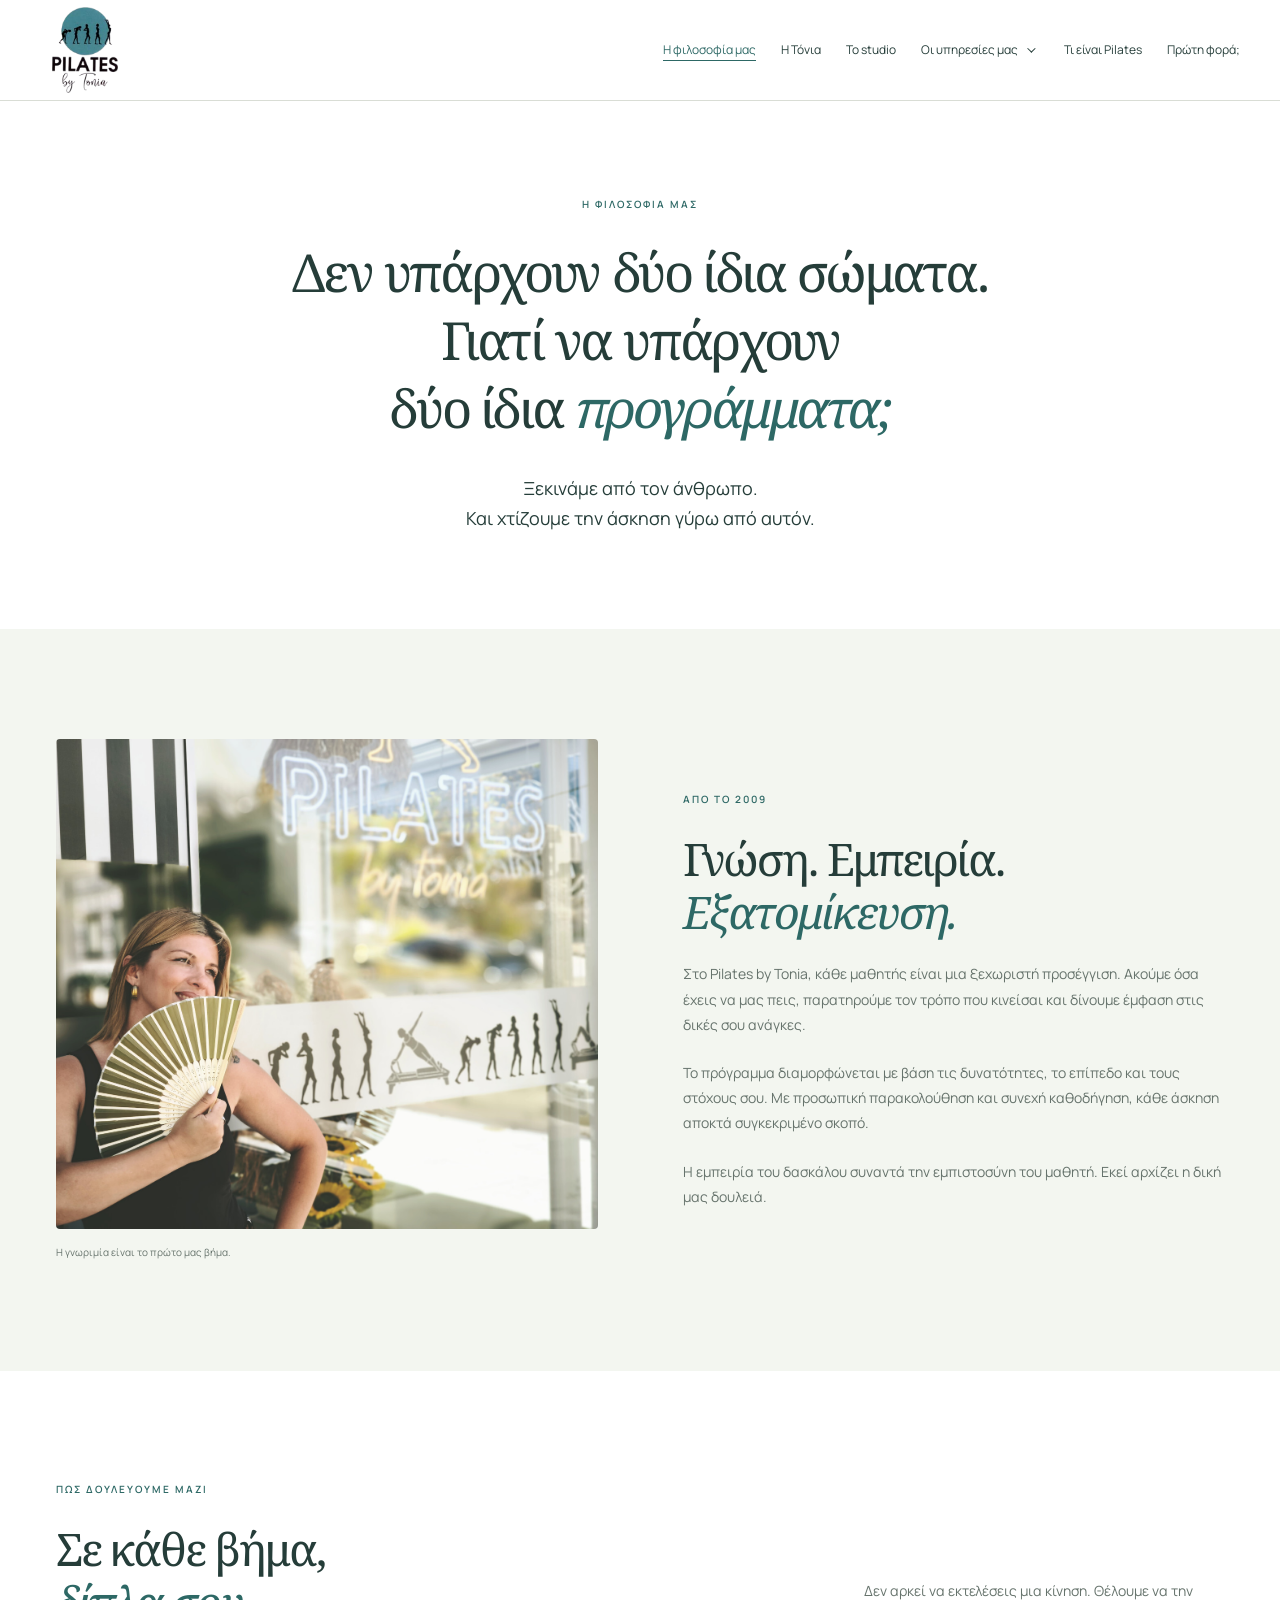
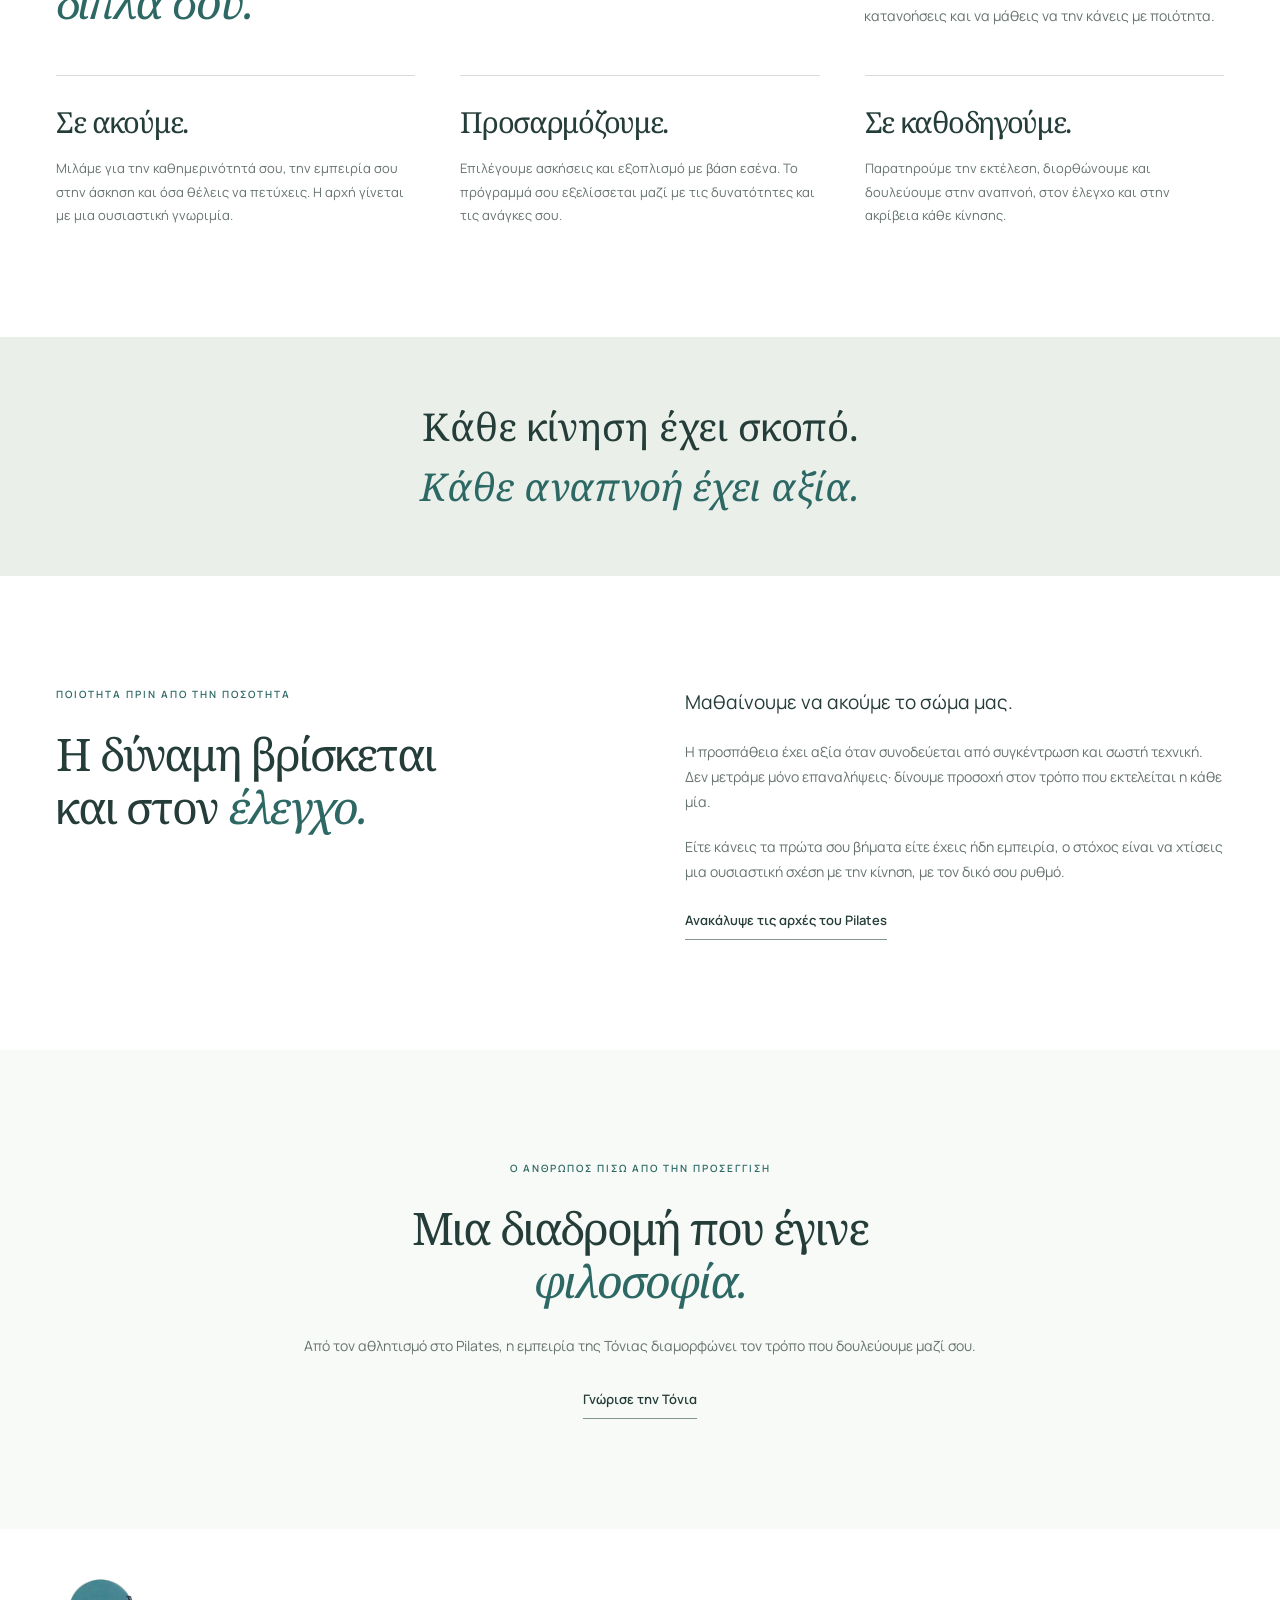
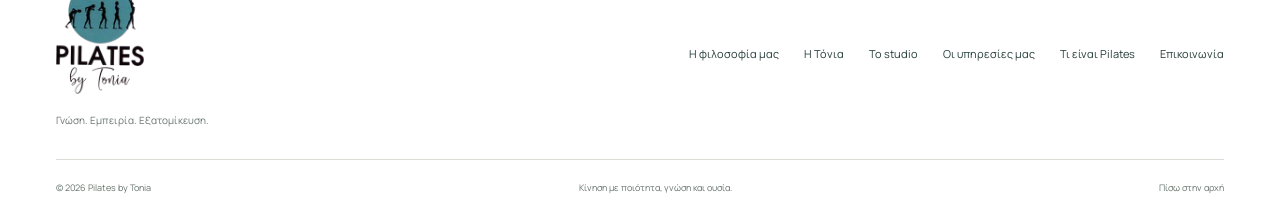
<file: philosophy.html>
<!doctype html>
<html lang="el">
<head>
<meta charset="UTF-8"><meta name="viewport" content="width=device-width, initial-scale=1">
<meta name="theme-color" content="#ffffff">
<title>Η φιλοσοφία μας — Pilates by Tonia</title>
<meta name="description" content="Εξατομικευμένο Pilates από το 2009. Γνώση, προσωπική καθοδήγηση και προγράμματα που ξεκινούν από τον άνθρωπο.">
<meta property="og:title" content="Η φιλοσοφία μας — Pilates by Tonia"><meta property="og:description" content="Εξατομικευμένο Pilates από το 2009. Γνώση, προσωπική καθοδήγηση και προγράμματα που ξεκινούν από τον άνθρωπο."><meta property="og:type" content="website">
<link rel="icon" href="assets/logo.png"><link rel="preconnect" href="https://fonts.googleapis.com"><link rel="preconnect" href="https://fonts.gstatic.com" crossorigin><link href="https://fonts.googleapis.com/css2?family=Manrope:wght@400;500;600;700&family=Noto+Sans:wght@400;500;600;700&family=Noto+Serif:ital,wght@0,400;0,500;1,400&display=swap" rel="stylesheet">
<link rel="stylesheet" href="style.css"><script src="script.js" defer></script>
</head>
<body>
<a class="skip" href="#main">Μετάβαση στο περιεχόμενο</a>
<header class="header"><div class="nav-shell">
<a href="index.html" class="brand" aria-label="Pilates by Tonia — Αρχική"><img src="assets/logo.png" alt="Pilates by Tonia" width="100" height="100"></a>
<nav id="navigation" aria-label="Κύρια πλοήγηση"><a href="philosophy.html" aria-current="page">Η φιλοσοφία μας</a><a href="tonia.html">Η Τόνια</a><a href="studio.html">Το studio</a><div class="nav-services"><a href="services.html">Οι υπηρεσίες μας</a><button class="services-toggle" type="button" aria-expanded="false" aria-controls="services-dropdown" aria-label="Εμφάνιση υπηρεσιών"><span aria-hidden="true"></span></button><ul class="services-dropdown" id="services-dropdown" hidden><li><a href="services.html#personal">Εξατομικευμένη άσκηση</a></li><li><a href="services.html#pregnancy">Εγκυμοσύνη</a></li><li><a href="services.html#postnatal">Μετά τον τοκετό</a></li><li><a href="services.html#mama-baby">Μαμά & μωρό</a></li><li><a href="services.html#seniors">Μεγαλύτερες ηλικίες</a></li><li><a href="services.html#adapted">Άσκηση & αποκατάσταση</a></li><li><a href="services.html#back-neck">Οσφυαλγίες & αυχενικά</a></li><li><a href="services.html#chronic">Αυτοάνοσα & χρόνιες παθήσεις</a></li><li><a href="services.html#anti-stress">Anti-stress Pilates</a></li></ul></div><a href="pilates.html">Τι είναι Pilates</a><a href="index.html#first-visit">Πρώτη φορά;</a></nav>
<button class="menu-toggle" aria-label="Άνοιγμα μενού" aria-expanded="false" aria-controls="navigation"><span></span><span></span></button>
</div></header>
<main id="main">

<section class="philosophy-intro wrap section"><p class="eyebrow">Η ΦΙΛΟΣΟΦΙΑ ΜΑΣ</p><h1>Δεν υπάρχουν δύο ίδια σώματα.<br>Γιατί να υπάρχουν<br>δύο ίδια <em>προγράμματα;</em></h1><p class="lead">Ξεκινάμε από τον άνθρωπο.<br>Και χτίζουμε την άσκηση γύρω από αυτόν.</p></section>
<section class="soft-section section"><div class="wrap editorial-split"><figure class="editorial-photo"><img src="assets/tonia-home.jpg" alt="Η Τόνια δίπλα στη βιτρίνα του studio" width="1400" height="1205" loading="lazy"><figcaption>Η γνωριμία είναι το πρώτο μας βήμα.</figcaption></figure><div class="editorial-copy"><p class="eyebrow">ΑΠΟ ΤΟ 2009</p><h2>Γνώση. Εμπειρία.<br><em>Εξατομίκευση.</em></h2><p>Στο Pilates by Tonia, κάθε μαθητής είναι μια ξεχωριστή προσέγγιση. Ακούμε όσα έχεις να μας πεις, παρατηρούμε τον τρόπο που κινείσαι και δίνουμε έμφαση στις δικές σου ανάγκες.</p><p>Το πρόγραμμα διαμορφώνεται με βάση τις δυνατότητες, το επίπεδο και τους στόχους σου. Με προσωπική παρακολούθηση και συνεχή καθοδήγηση, κάθε άσκηση αποκτά συγκεκριμένο σκοπό.</p><p>Η εμπειρία του δασκάλου συναντά την εμπιστοσύνη του μαθητή. Εκεί αρχίζει η δική μας δουλειά.</p></div></div></section>
<section class="section wrap"><div class="section-heading"><div><p class="eyebrow">ΠΩΣ ΔΟΥΛΕΥΟΥΜΕ ΜΑΖΙ</p><h2>Σε κάθε βήμα,<br><em>δίπλα σου.</em></h2></div><p>Δεν αρκεί να εκτελέσεις μια κίνηση. Θέλουμε να την κατανοήσεις και να μάθεις να την κάνεις με ποιότητα.</p></div><div class="method-columns"><article><h3>Σε ακούμε.</h3><p>Μιλάμε για την καθημερινότητά σου, την εμπειρία σου στην άσκηση και όσα θέλεις να πετύχεις. Η αρχή γίνεται με μια ουσιαστική γνωριμία.</p></article><article><h3>Προσαρμόζουμε.</h3><p>Επιλέγουμε ασκήσεις και εξοπλισμό με βάση εσένα. Το πρόγραμμά σου εξελίσσεται μαζί με τις δυνατότητες και τις ανάγκες σου.</p></article><article><h3>Σε καθοδηγούμε.</h3><p>Παρατηρούμε την εκτέλεση, διορθώνουμε και δουλεύουμε στην αναπνοή, στον έλεγχο και στην ακρίβεια κάθε κίνησης.</p></article></div></section>
<section class="about-quote"><div class="wrap"><p>Κάθε κίνηση έχει σκοπό.<br><em>Κάθε αναπνοή έχει αξία.</em></p></div></section>
<section class="section wrap about-method"><div><p class="eyebrow">ΠΟΙΟΤΗΤΑ ΠΡΙΝ ΑΠΟ ΤΗΝ ΠΟΣΟΤΗΤΑ</p><h2>Η δύναμη βρίσκεται<br>και στον <em>έλεγχο.</em></h2></div><div><p class="lead">Μαθαίνουμε να ακούμε το σώμα μας.</p><p>Η προσπάθεια έχει αξία όταν συνοδεύεται από συγκέντρωση και σωστή τεχνική. Δεν μετράμε μόνο επαναλήψεις· δίνουμε προσοχή στον τρόπο που εκτελείται η κάθε μία.</p><p>Είτε κάνεις τα πρώτα σου βήματα είτε έχεις ήδη εμπειρία, ο στόχος είναι να χτίσεις μια ουσιαστική σχέση με την κίνηση, με τον δικό σου ρυθμό.</p><a class="text-link section-more" href="pilates.html">Ανακάλυψε τις αρχές του Pilates</a></div></section>
<section class="about-invitation section"><div class="wrap"><p class="eyebrow">Ο ΑΝΘΡΩΠΟΣ ΠΙΣΩ ΑΠΟ ΤΗΝ ΠΡΟΣΕΓΓΙΣΗ</p><h2>Μια διαδρομή που έγινε<br><em>φιλοσοφία.</em></h2><p>Από τον αθλητισμό στο Pilates, η εμπειρία της Τόνιας διαμορφώνει τον τρόπο που δουλεύουμε μαζί σου.</p><a class="text-link" href="tonia.html">Γνώρισε την Τόνια</a></div></section>

</main>
<footer class="wrap footer"><div><a href="index.html" class="footer-brand" aria-label="Pilates by Tonia — Αρχική"><img src="assets/logo.png" alt="Pilates by Tonia" width="100" height="131" loading="lazy"></a><p>Γνώση. Εμπειρία. Εξατομίκευση.</p></div><div class="footer-links"><a href="philosophy.html">Η φιλοσοφία μας</a><a href="tonia.html">Η Τόνια</a><a href="studio.html">Το studio</a><a href="services.html">Οι υπηρεσίες μας</a><a href="pilates.html">Τι είναι Pilates</a><a href="index.html#contact">Επικοινωνία</a></div><div class="footer-bottom"><span>© <span id="year">2026</span> Pilates by Tonia</span><span>Κίνηση με ποιότητα, γνώση και ουσία.</span><a href="#">Πίσω στην αρχή</a></div></footer>
</body></html>
</file>
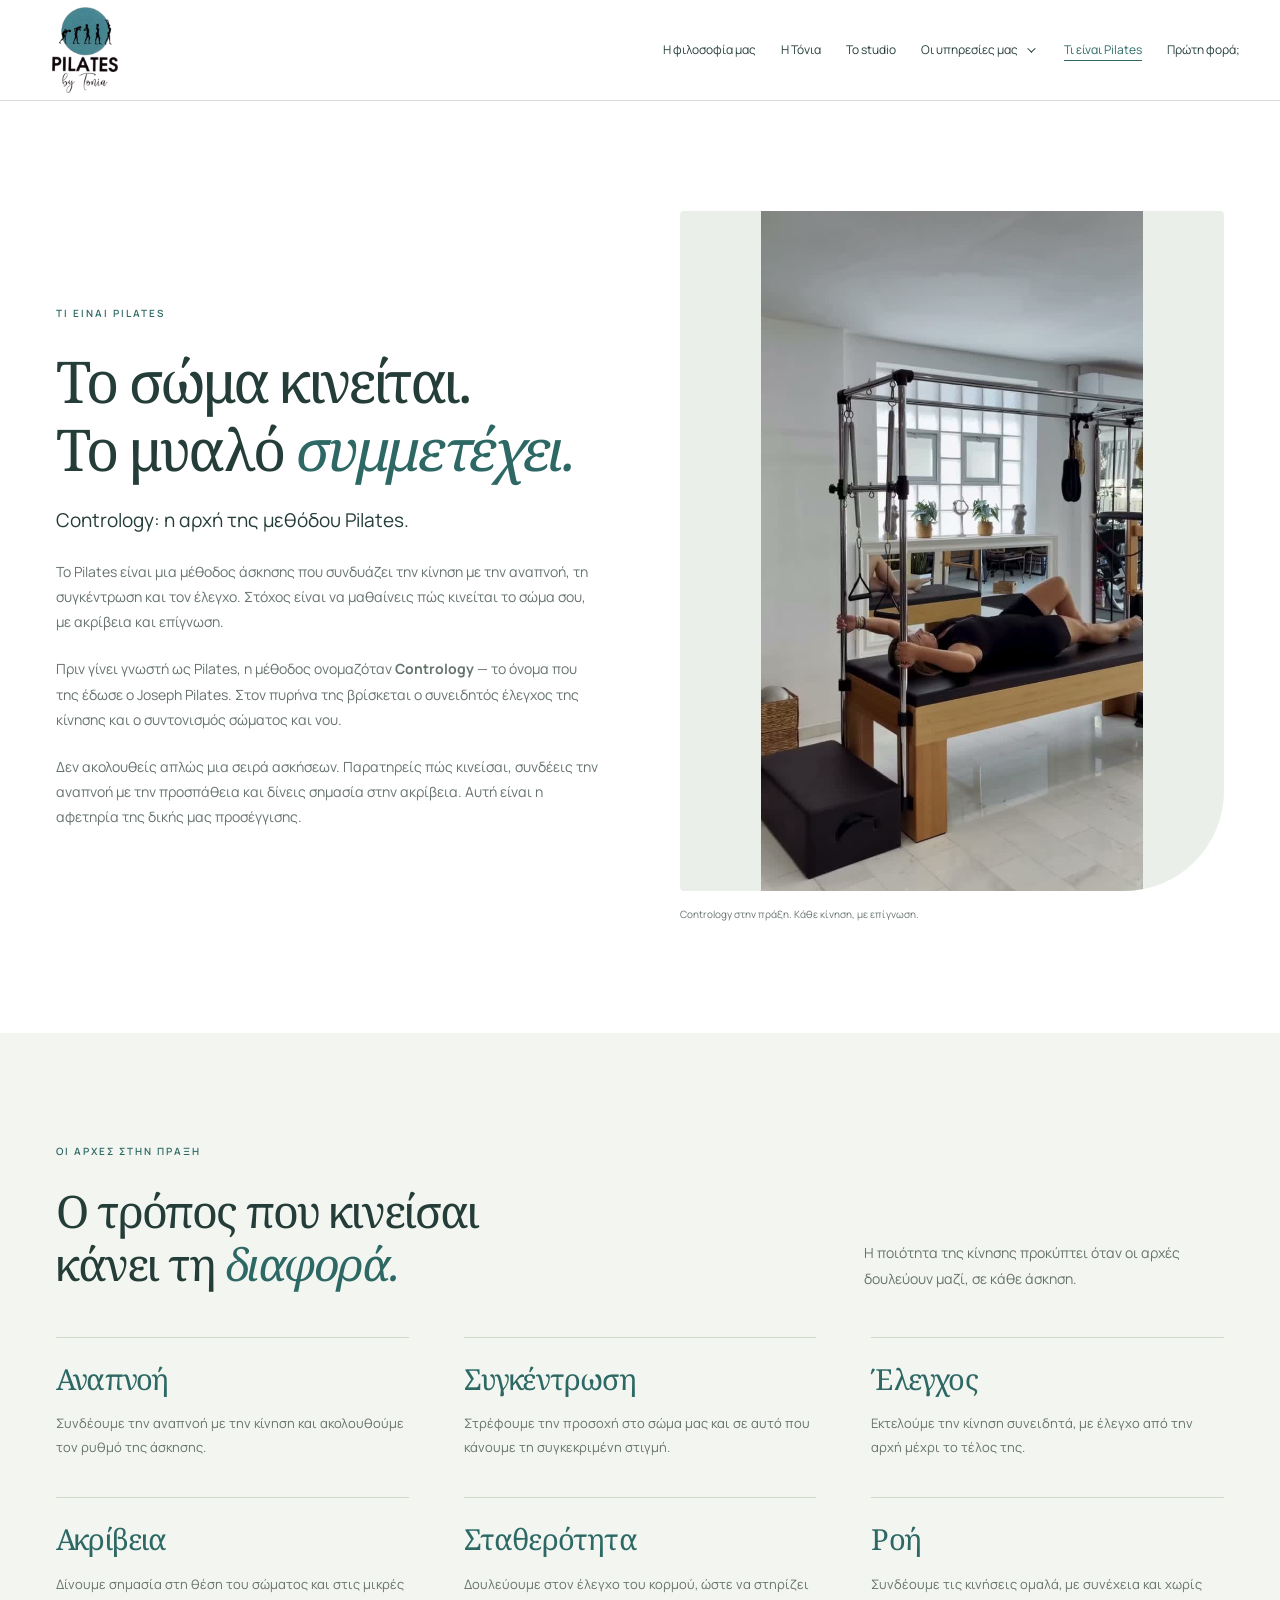
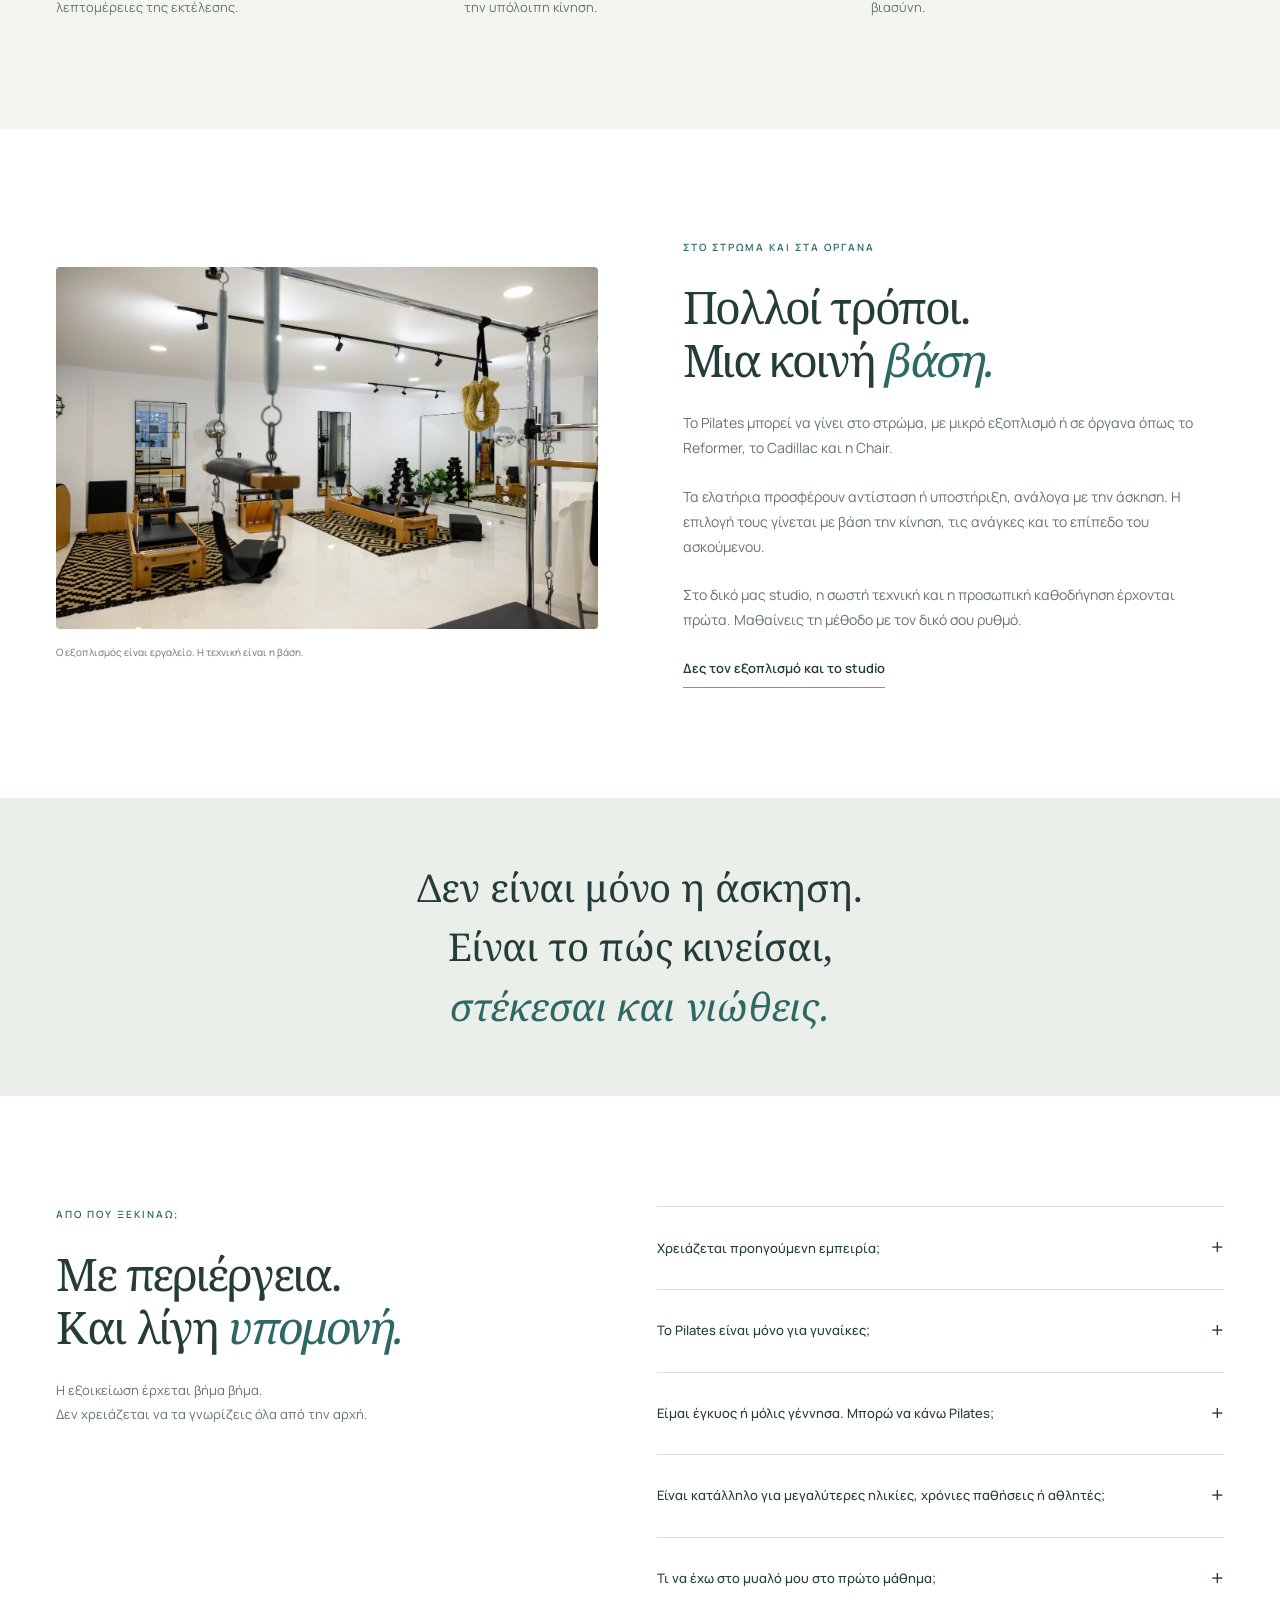
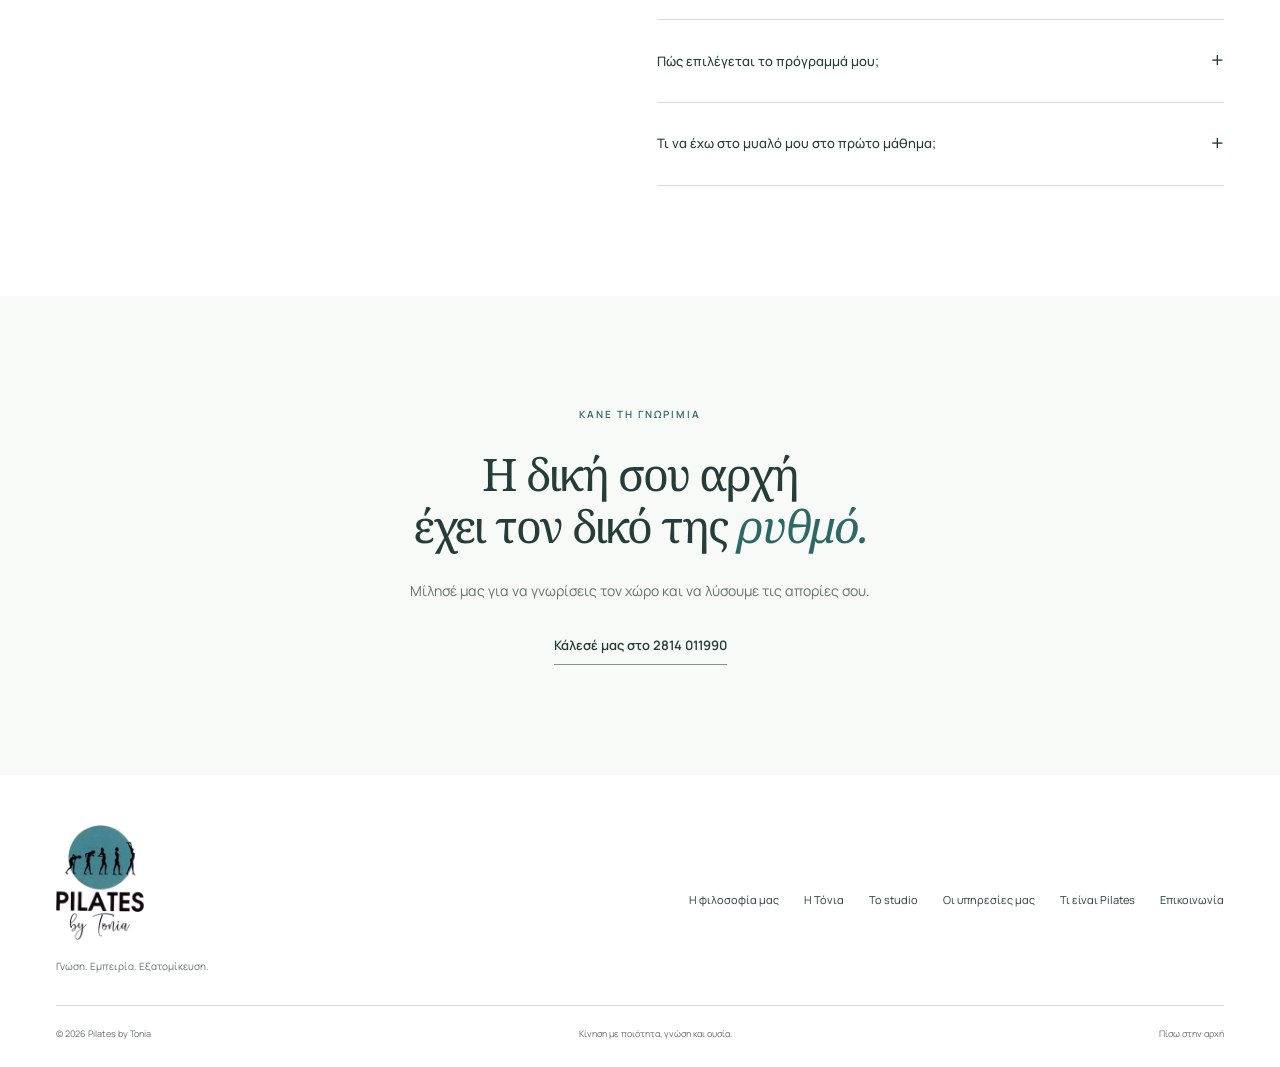
<file: pilates.html>
<!doctype html>
<html lang="el">
<head>
<meta charset="UTF-8"><meta name="viewport" content="width=device-width, initial-scale=1">
<meta name="theme-color" content="#ffffff">
<title>Τι είναι Pilates — Pilates by Tonia</title>
<meta name="description" content="Γνώρισε το Pilates και τις αρχές του: αναπνοή, έλεγχος, συγκέντρωση, ακρίβεια, ροή και σύνδεση σώματος και νου.">
<meta property="og:title" content="Τι είναι Pilates — Pilates by Tonia"><meta property="og:description" content="Γνώρισε το Pilates και τις αρχές του: αναπνοή, έλεγχος, συγκέντρωση, ακρίβεια, ροή και σύνδεση σώματος και νου."><meta property="og:type" content="website">
<link rel="icon" href="assets/logo.png"><link rel="preconnect" href="https://fonts.googleapis.com"><link rel="preconnect" href="https://fonts.gstatic.com" crossorigin><link href="https://fonts.googleapis.com/css2?family=Manrope:wght@400;500;600;700&family=Noto+Sans:wght@400;500;600;700&family=Noto+Serif:ital,wght@0,400;0,500;1,400&display=swap" rel="stylesheet">
<link rel="stylesheet" href="style.css"><script src="script.js" defer></script>
</head>
<body>
<a class="skip" href="#main">Μετάβαση στο περιεχόμενο</a>
<header class="header"><div class="nav-shell">
<a href="index.html" class="brand" aria-label="Pilates by Tonia — Αρχική"><img src="assets/logo.png" alt="Pilates by Tonia" width="100" height="100"></a>
<nav id="navigation" aria-label="Κύρια πλοήγηση"><a href="philosophy.html">Η φιλοσοφία μας</a><a href="tonia.html">Η Τόνια</a><a href="studio.html">Το studio</a><div class="nav-services"><a href="services.html">Οι υπηρεσίες μας</a><button class="services-toggle" type="button" aria-expanded="false" aria-controls="services-dropdown" aria-label="Εμφάνιση υπηρεσιών"><span aria-hidden="true"></span></button><ul class="services-dropdown" id="services-dropdown" hidden><li><a href="services.html#personal">Εξατομικευμένη άσκηση</a></li><li><a href="services.html#pregnancy">Εγκυμοσύνη</a></li><li><a href="services.html#postnatal">Μετά τον τοκετό</a></li><li><a href="services.html#mama-baby">Μαμά & μωρό</a></li><li><a href="services.html#seniors">Μεγαλύτερες ηλικίες</a></li><li><a href="services.html#adapted">Άσκηση & αποκατάσταση</a></li><li><a href="services.html#back-neck">Οσφυαλγίες & αυχενικά</a></li><li><a href="services.html#chronic">Αυτοάνοσα & χρόνιες παθήσεις</a></li><li><a href="services.html#anti-stress">Anti-stress Pilates</a></li></ul></div><a href="pilates.html" aria-current="page">Τι είναι Pilates</a><a href="index.html#first-visit">Πρώτη φορά;</a></nav>
<button class="menu-toggle" aria-label="Άνοιγμα μενού" aria-expanded="false" aria-controls="navigation"><span></span><span></span></button>
</div></header>
<main id="main">

<section class="page-intro wrap section"><div><p class="eyebrow">ΤΙ ΕΙΝΑΙ PILATES</p><h1>Το σώμα κινείται.<br>Το μυαλό <em>συμμετέχει.</em></h1><p class="lead">Contrology: η αρχή της μεθόδου Pilates.</p><p>Το Pilates είναι μια μέθοδος άσκησης που συνδυάζει την κίνηση με την αναπνοή, τη συγκέντρωση και τον έλεγχο. Στόχος είναι να μαθαίνεις πώς κινείται το σώμα σου, με ακρίβεια και επίγνωση.</p><p>Πριν γίνει γνωστή ως Pilates, η μέθοδος ονομαζόταν <strong>Contrology</strong> — το όνομα που της έδωσε ο Joseph Pilates. Στον πυρήνα της βρίσκεται ο συνειδητός έλεγχος της κίνησης και ο συντονισμός σώματος και νου.</p><p>Δεν ακολουθείς απλώς μια σειρά ασκήσεων. Παρατηρείς πώς κινείσαι, συνδέεις την αναπνοή με την προσπάθεια και δίνεις σημασία στην ακρίβεια. Αυτή είναι η αφετηρία της δικής μας προσέγγισης.</p></div><figure class="page-intro-photo pilates-intro-photo"><video class="contrology-video" data-loop-film muted loop playsinline disablepictureinpicture disableremoteplayback preload="none" poster="assets/contrology-cadillac-poster.jpg" width="720" height="1280" aria-label="Contrology στην πράξη: ελεγχόμενη κίνηση στο Cadillac"><source src="assets/contrology-cadillac.mp4" type="video/mp4"></video><figcaption>Contrology στην πράξη. Κάθε κίνηση, με επίγνωση.</figcaption></figure></section>
<section class="soft-section section"><div class="wrap"><div class="section-heading"><div><p class="eyebrow">ΟΙ ΑΡΧΕΣ ΣΤΗΝ ΠΡΑΞΗ</p><h2>Ο τρόπος που κινείσαι<br>κάνει τη <em>διαφορά.</em></h2></div><p>Η ποιότητα της κίνησης προκύπτει όταν οι αρχές δουλεύουν μαζί, σε κάθε άσκηση.</p></div><dl class="principle-grid"><div><dt>Αναπνοή</dt><dd>Συνδέουμε την αναπνοή με την κίνηση και ακολουθούμε τον ρυθμό της άσκησης.</dd></div><div><dt>Συγκέντρωση</dt><dd>Στρέφουμε την προσοχή στο σώμα μας και σε αυτό που κάνουμε τη συγκεκριμένη στιγμή.</dd></div><div><dt>Έλεγχος</dt><dd>Εκτελούμε την κίνηση συνειδητά, με έλεγχο από την αρχή μέχρι το τέλος της.</dd></div><div><dt>Ακρίβεια</dt><dd>Δίνουμε σημασία στη θέση του σώματος και στις μικρές λεπτομέρειες της εκτέλεσης.</dd></div><div><dt>Σταθερότητα</dt><dd>Δουλεύουμε στον έλεγχο του κορμού, ώστε να στηρίζει την υπόλοιπη κίνηση.</dd></div><div><dt>Ροή</dt><dd>Συνδέουμε τις κινήσεις ομαλά, με συνέχεια και χωρίς βιασύνη.</dd></div></dl></div></section>
<section class="section wrap editorial-split"><figure class="editorial-photo equipment-overview-photo"><video data-loop-film muted loop playsinline preload="none" poster="assets/studio-equipment-overview.webp" width="1280" height="960" aria-label="Τα όργανα του studio"><source src="assets/pilates-equipment.mp4" type="video/mp4"></video><figcaption>Ο εξοπλισμός είναι εργαλείο. Η τεχνική είναι η βάση.</figcaption></figure><div class="editorial-copy"><p class="eyebrow">ΣΤΟ ΣΤΡΩΜΑ ΚΑΙ ΣΤΑ ΟΡΓΑΝΑ</p><h2>Πολλοί τρόποι.<br>Μια κοινή <em>βάση.</em></h2><p>Το Pilates μπορεί να γίνει στο στρώμα, με μικρό εξοπλισμό ή σε όργανα όπως το Reformer, το Cadillac και η Chair.</p><p>Τα ελατήρια προσφέρουν αντίσταση ή υποστήριξη, ανάλογα με την άσκηση. Η επιλογή τους γίνεται με βάση την κίνηση, τις ανάγκες και το επίπεδο του ασκούμενου.</p><p>Στο δικό μας studio, η σωστή τεχνική και η προσωπική καθοδήγηση έρχονται πρώτα. Μαθαίνεις τη μέθοδο με τον δικό σου ρυθμό.</p><a class="text-link section-more" href="studio.html">Δες τον εξοπλισμό και το studio</a></div></section>
<section class="about-quote"><div class="wrap"><p>Δεν είναι μόνο η άσκηση.<br>Είναι το πώς κινείσαι,<br><em>στέκεσαι και νιώθεις.</em></p></div></section>
<section class="section wrap first-visit"><div><p class="eyebrow">ΑΠΟ ΠΟΥ ΞΕΚΙΝΑΩ;</p><h2>Με περιέργεια.<br>Και λίγη <em>υπομονή.</em></h2><p>Η εξοικείωση έρχεται βήμα βήμα.<br>Δεν χρειάζεται να τα γνωρίζεις όλα από την αρχή.</p></div>
    <div class="faq">
        <details><summary>Χρειάζεται προηγούμενη εμπειρία;<span aria-hidden="true">+</span></summary><p>Όχι. Ξεκινάμε από το δικό σου επίπεδο, με έμφαση στη σωστή τεχνική, στην αναπνοή και στην κατανόηση της κίνησης.</p></details>
        <details><summary>Το Pilates είναι μόνο για γυναίκες;<span aria-hidden="true">+</span></summary><p>Το Pilates απευθύνεται σε κάθε φύλο. Στο studio, τα προγράμματα προσαρμόζονται στις ανάγκες και στις δυνατότητες του κάθε ανθρώπου.</p>
        </details>
        <details><summary>Είμαι έγκυος ή μόλις γέννησα. Μπορώ να κάνω Pilates;<span aria-hidden="true">+</span></summary>
            <p>Με την άδεια του γιατρού σου και κατάλληλη προσαρμογή του προγράμματος. Λαμβάνουμε υπόψη το στάδιο της εγκυμοσύνης ή την πορεία ανάρρωσης μετά τον τοκετό. Δες την <a href="services.html#pregnancy">άσκηση στην εγκυμοσύνη</a> και την <a href="services.html#postnatal">επιστροφή μετά τον τοκετό</a>.</p>
        </details>
        <details><summary>Είναι κατάλληλο για μεγαλύτερες ηλικίες, χρόνιες παθήσεις ή αθλητές;<span aria-hidden="true">+</span></summary><p>Το πρόγραμμα προσαρμόζεται στην ηλικία, στην εμπειρία και στις ανάγκες σου. Γνώρισε την <a href="services.html#seniors">άσκηση για μεγαλύτερες ηλικίες</a>, την <a href="services.html#chronic">προσαρμοσμένη άσκηση για χρόνιες παθήσεις</a> και την <a href="services.html#personal">εξατομικευμένη ενδυνάμωση για αρχάριους και αθλητές</a>. Όταν υπάρχει πάθηση ή τραυματισμός, προηγείται συνεννόηση με τον γιατρό σου.</p>
        </details>
        <details><summary>Τι να έχω στο μυαλό μου στο πρώτο μάθημα;<span aria-hidden="true">+</span></summary><p>Έλα λίγο νωρίτερα, ώστε να γνωρίσεις τον χώρο και να συζητήσουμε όσα σε απασχολούν. Άκου τις οδηγίες, εστίασε στην αναπνοή και δώσε χρόνο στον εαυτό σου να εξοικειωθεί.</p></details>
        <details><summary>Πώς επιλέγεται το πρόγραμμά μου;<span aria-hidden="true">+</span></summary><p>Μέσα από τη γνωριμία μας και την προσωπική καθοδήγηση. Οι στόχοι, η εμπειρία και οι ανάγκες σου διαμορφώνουν την επιλογή των ασκήσεων και του εξοπλισμού.</p>
        </details>
    <details><summary>Τι να έχω στο μυαλό μου στο πρώτο μάθημα;<span aria-hidden="true">+</span></summary><p>Έλα λίγο νωρίτερα, ώστε να γνωρίσεις τον χώρο και να συζητήσουμε όσα σε απασχολούν. Άκου τις οδηγίες, εστίασε στην αναπνοή και δώσε χρόνο στον εαυτό σου να εξοικειωθεί.</p></details>
</div></section>
<section class="about-invitation section"><div class="wrap"><p class="eyebrow">ΚΑΝΕ ΤΗ ΓΝΩΡΙΜΙΑ</p><h2>Η δική σου αρχή<br>έχει τον δικό της <em>ρυθμό.</em></h2><p>Μίλησέ μας για να γνωρίσεις τον χώρο και να λύσουμε τις απορίες σου.</p><a class="text-link" href="tel:+302814011990">Κάλεσέ μας στο 2814 011990</a></div></section>

</main>
<footer class="wrap footer"><div><a href="index.html" class="footer-brand" aria-label="Pilates by Tonia — Αρχική"><img src="assets/logo.png" alt="Pilates by Tonia" width="100" height="131" loading="lazy"></a><p>Γνώση. Εμπειρία. Εξατομίκευση.</p></div><div class="footer-links"><a href="philosophy.html">Η φιλοσοφία μας</a><a href="tonia.html">Η Τόνια</a><a href="studio.html">Το studio</a><a href="services.html">Οι υπηρεσίες μας</a><a href="pilates.html">Τι είναι Pilates</a><a href="index.html#contact">Επικοινωνία</a></div><div class="footer-bottom"><span>© <span id="year">2026</span> Pilates by Tonia</span><span>Κίνηση με ποιότητα, γνώση και ουσία.</span><a href="#">Πίσω στην αρχή</a></div></footer>
</body></html>
</file>
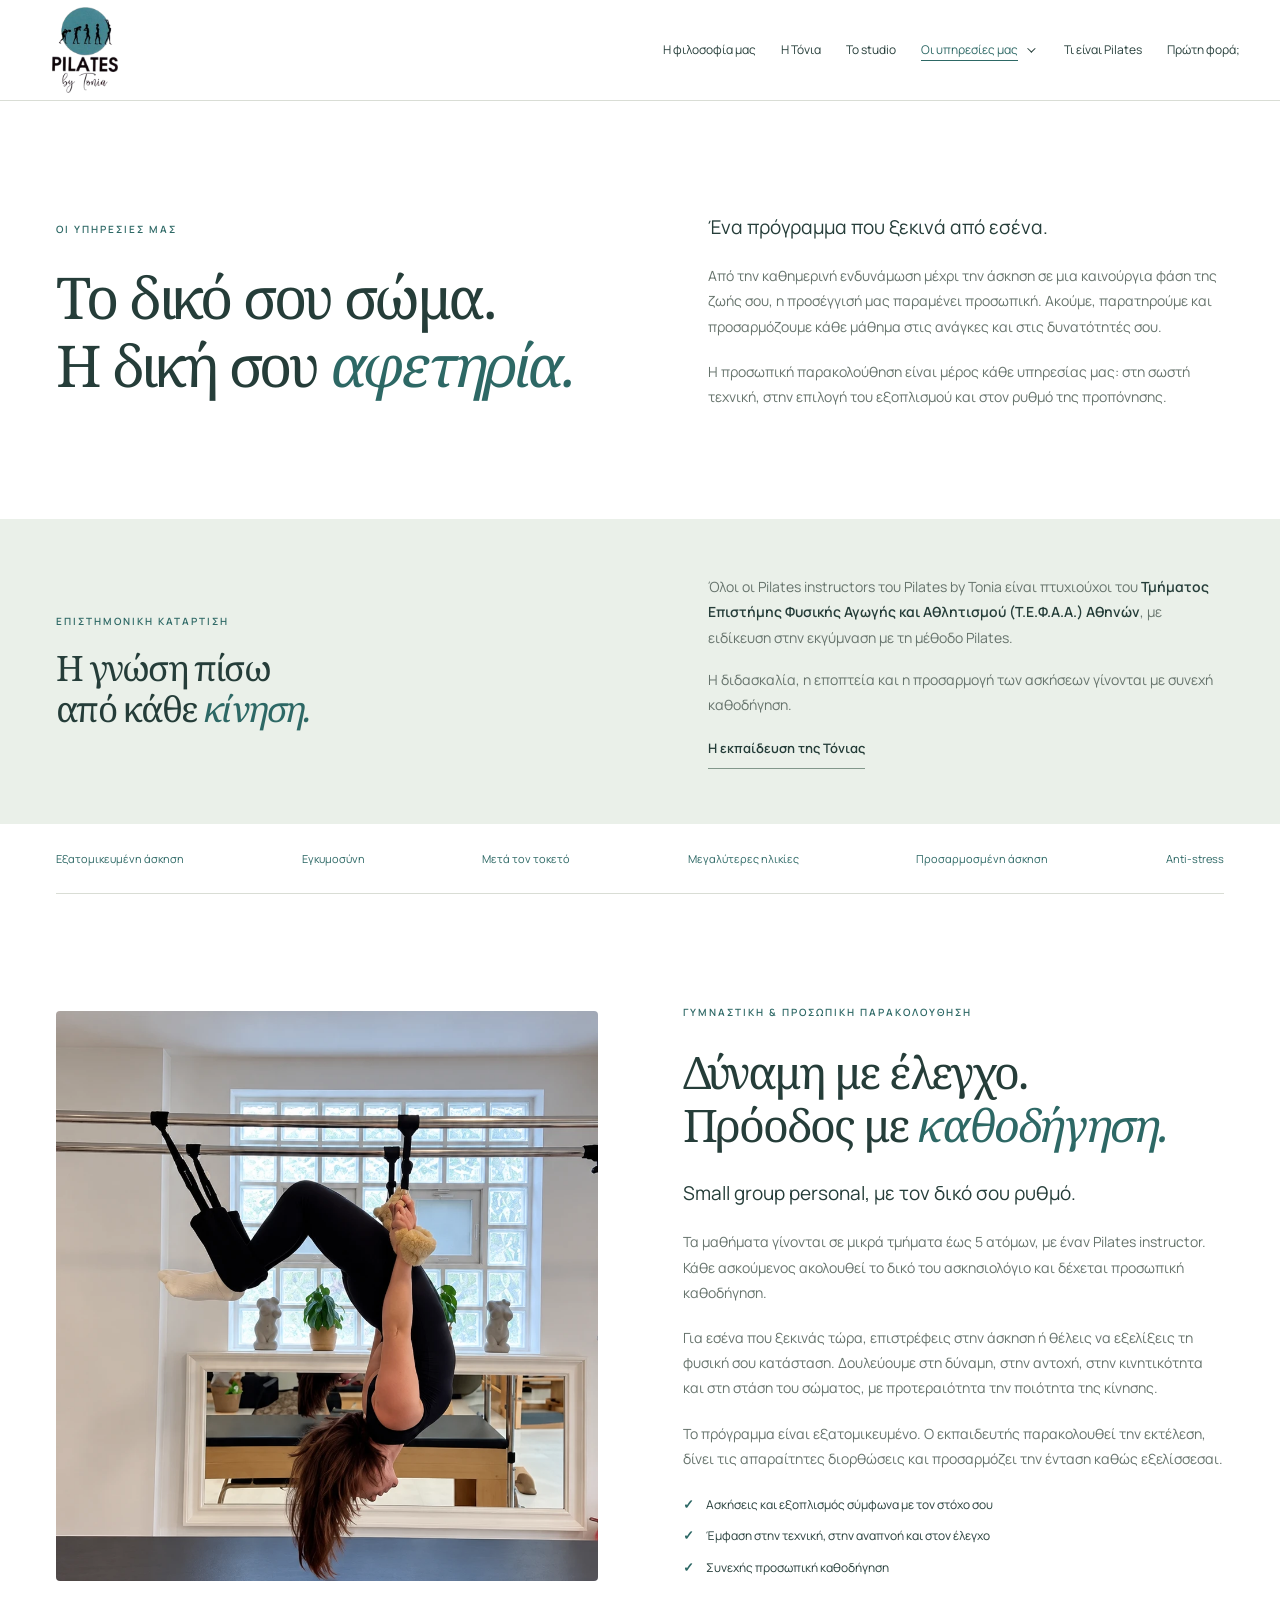
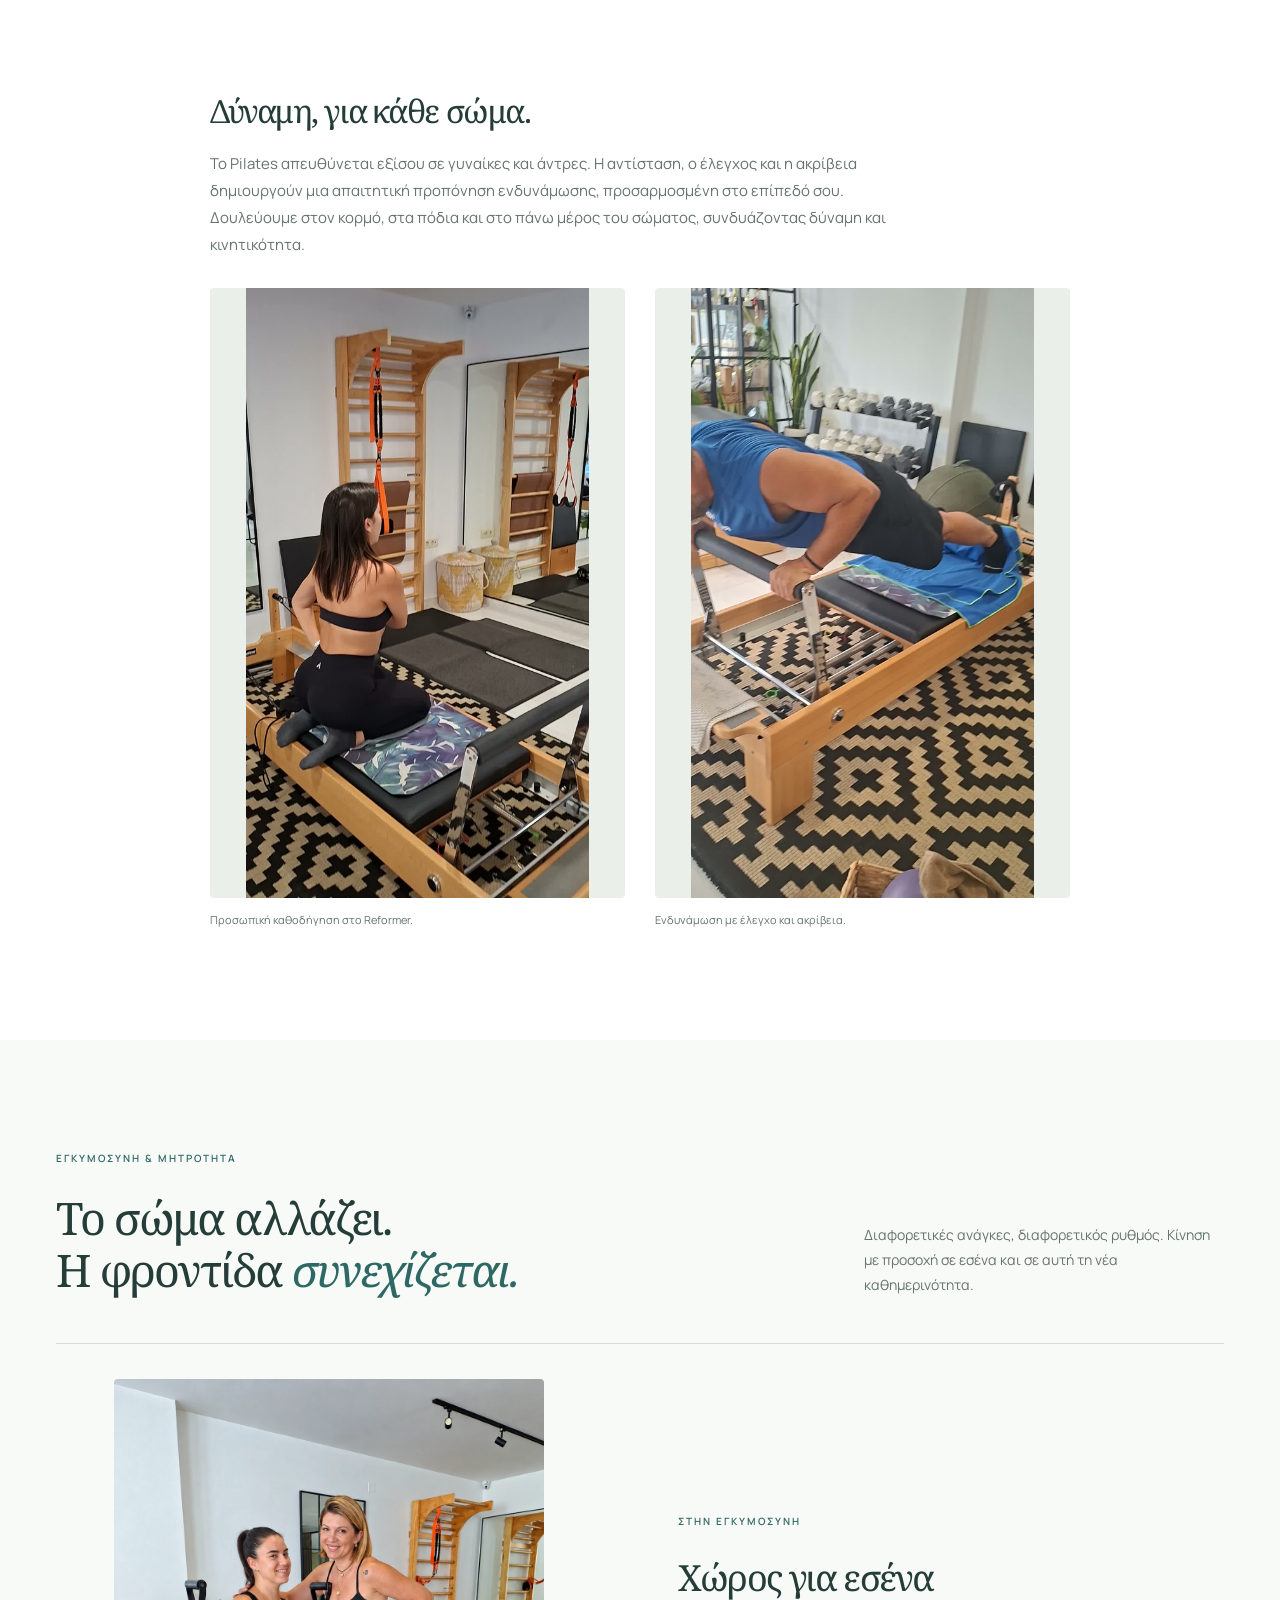
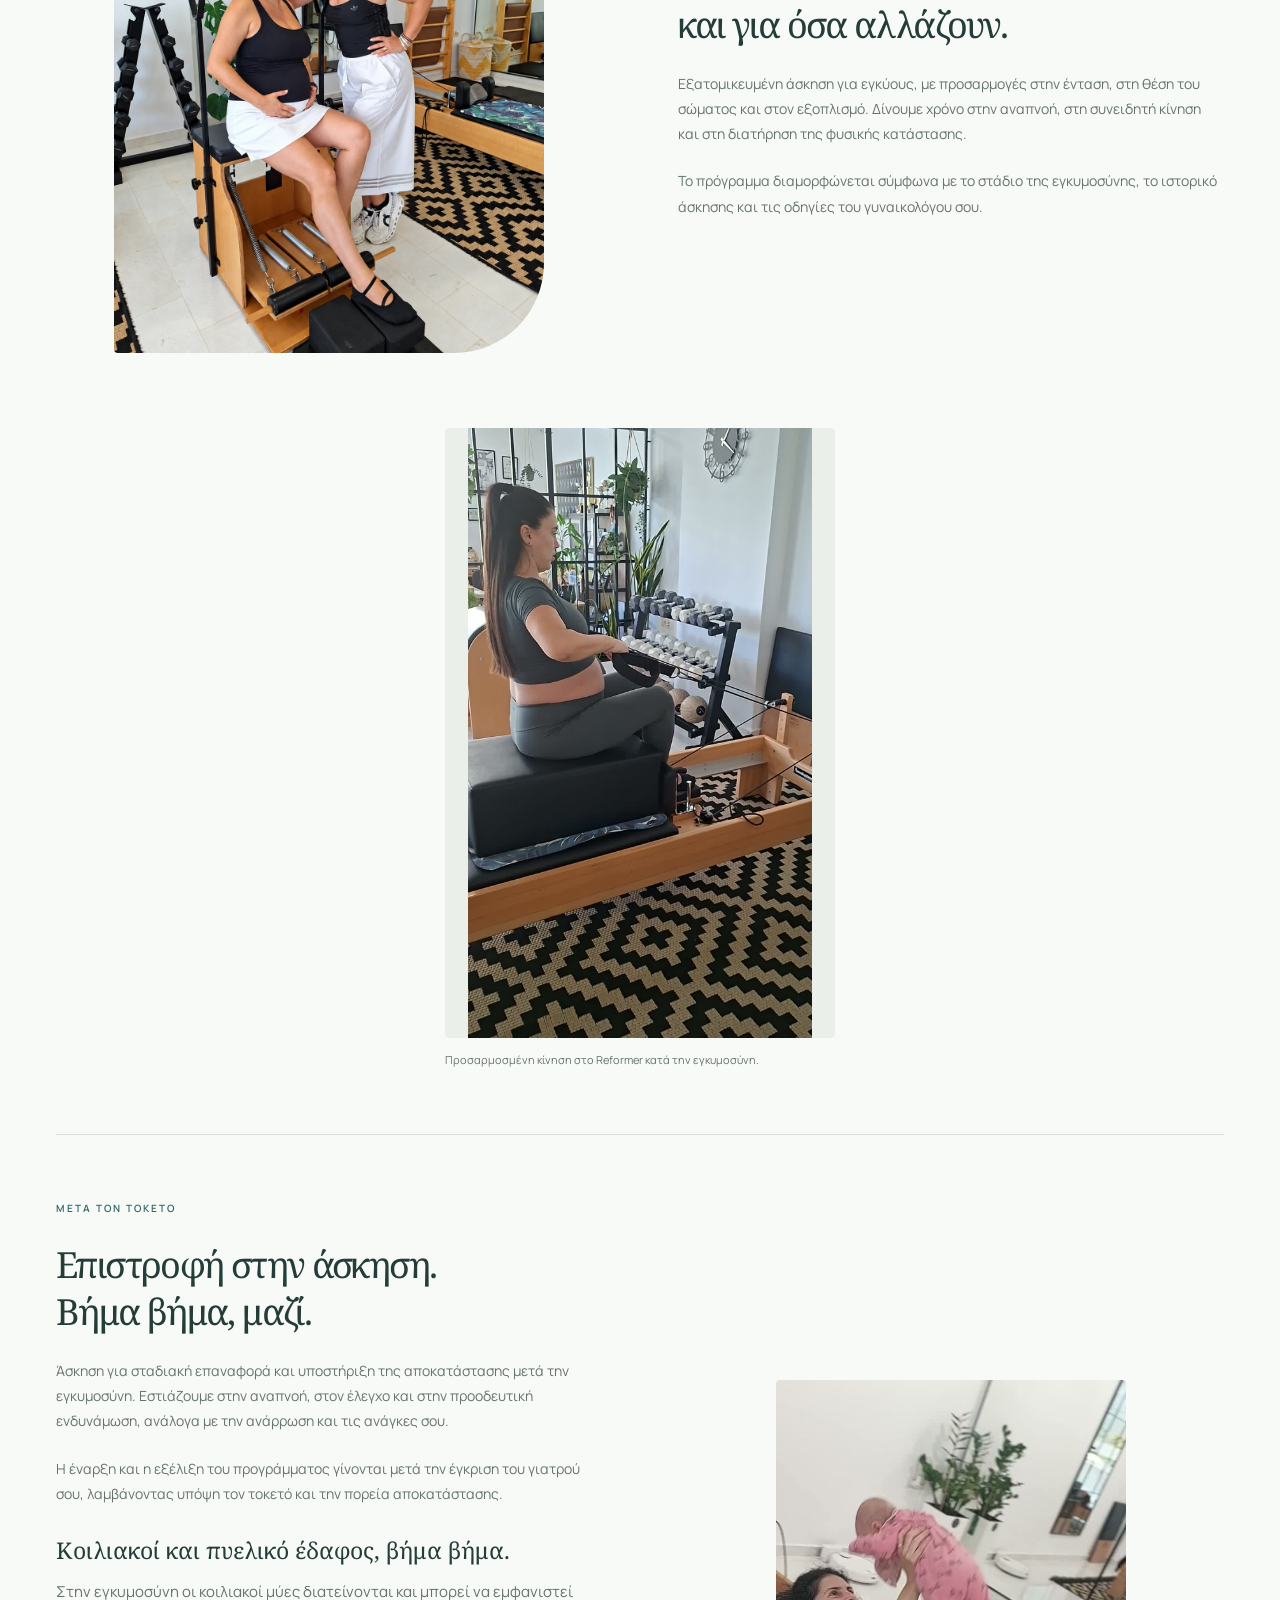
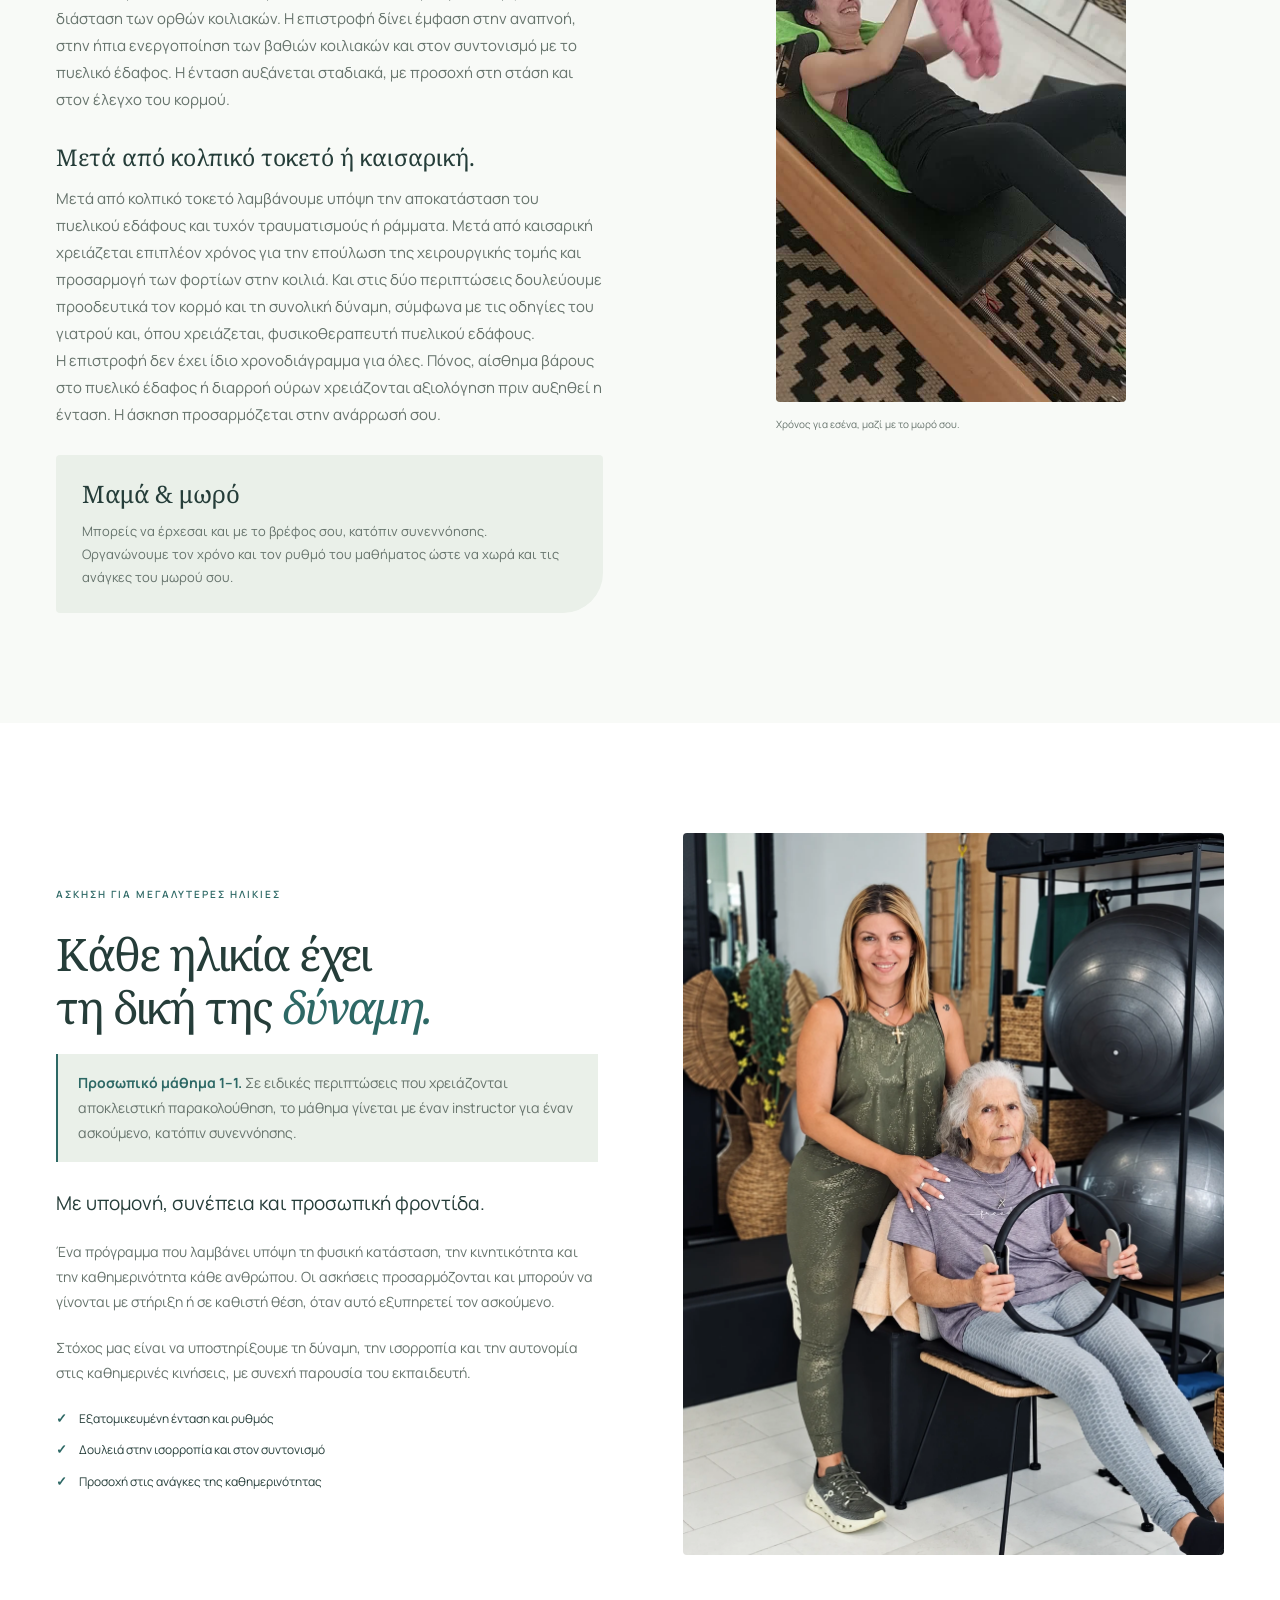
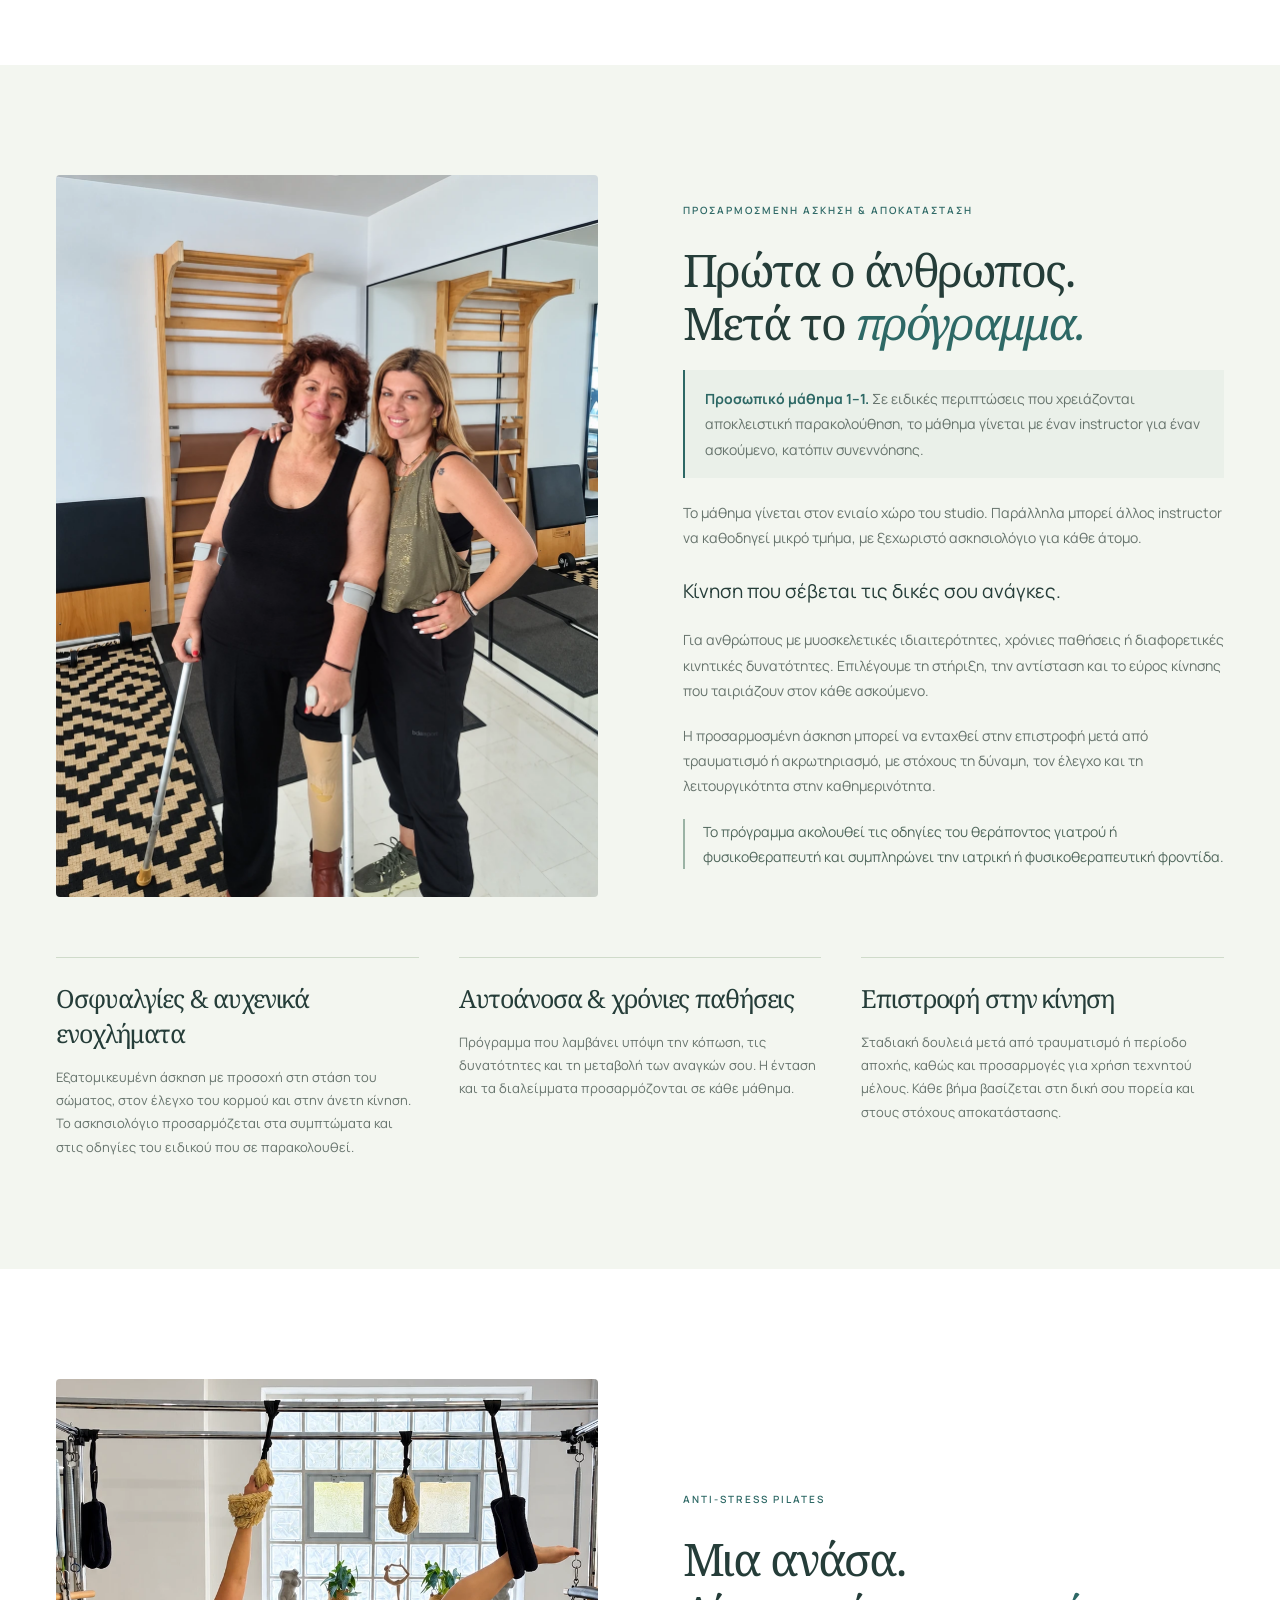
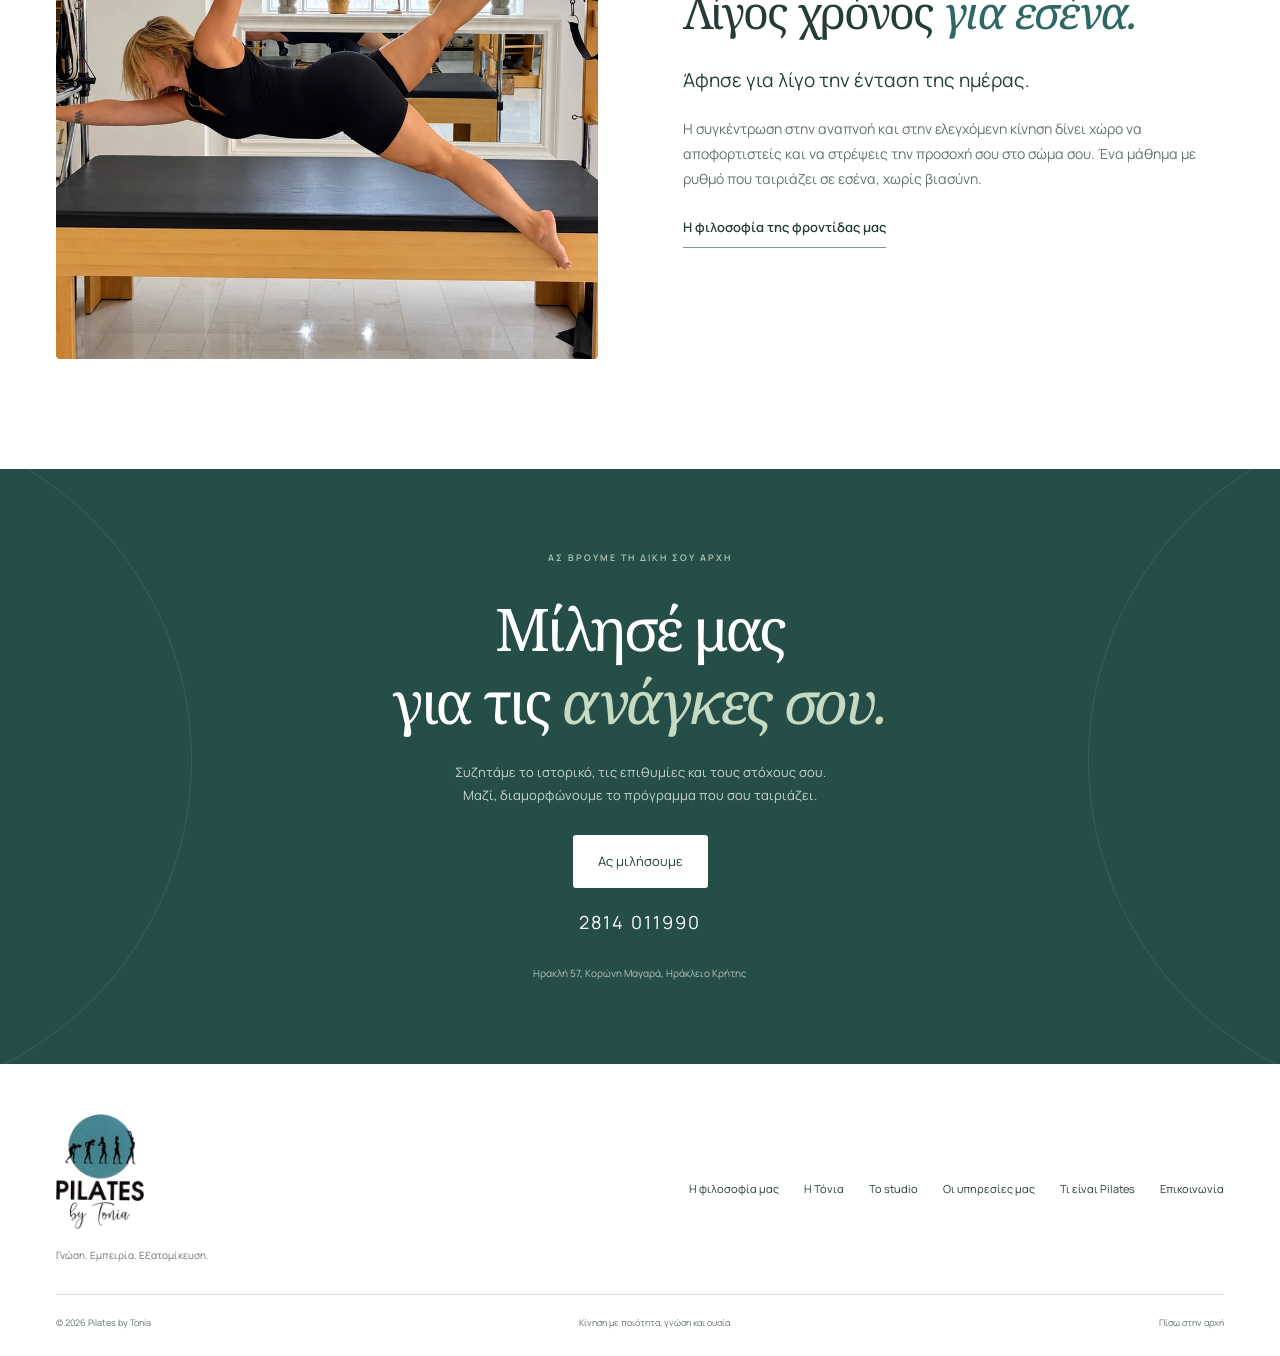
<file: services.html>
<!doctype html>
<html lang="el">
<head>
<meta charset="UTF-8"><meta name="viewport" content="width=device-width, initial-scale=1">
<meta name="theme-color" content="#ffffff">
<title>Οι υπηρεσίες μας — Pilates by Tonia</title>
<meta name="description" content="Εξατομικευμένο Pilates, άσκηση για εγκύους και μετά τον τοκετό, μεγαλύτερες ηλικίες και προσαρμοσμένα προγράμματα από πτυχιούχους Τ.Ε.Φ.Α.Α. στο Ηράκλειο.">
<meta property="og:title" content="Οι υπηρεσίες μας — Pilates by Tonia"><meta property="og:description" content="Η δική σου κίνηση. Ο δικός σου ρυθμός. Εξατομικευμένο Pilates στο Ηράκλειο από το 2009."><meta property="og:type" content="website">
<link rel="icon" href="assets/logo.png"><link rel="preconnect" href="https://fonts.googleapis.com"><link rel="preconnect" href="https://fonts.gstatic.com" crossorigin><link href="https://fonts.googleapis.com/css2?family=Manrope:wght@400;500;600;700&family=Noto+Sans:wght@400;500;600;700&family=Noto+Serif:ital,wght@0,400;0,500;1,400&display=swap" rel="stylesheet">
<link rel="stylesheet" href="style.css"><script src="script.js" defer></script>
</head>
<body>
<a class="skip" href="#main">Μετάβαση στο περιεχόμενο</a>
<header class="header"><div class="nav-shell">
<a href="index.html" class="brand" aria-label="Pilates by Tonia — Αρχική"><img src="assets/logo.png" alt="Pilates by Tonia" width="100" height="100"></a>
<nav id="navigation" aria-label="Κύρια πλοήγηση"><a href="philosophy.html">Η φιλοσοφία μας</a><a href="tonia.html">Η Τόνια</a><a href="studio.html">Το studio</a><div class="nav-services"><a href="services.html" aria-current="page">Οι υπηρεσίες μας</a><button class="services-toggle" type="button" aria-expanded="false" aria-controls="services-dropdown" aria-label="Εμφάνιση υπηρεσιών"><span aria-hidden="true"></span></button><ul class="services-dropdown" id="services-dropdown" hidden><li><a href="services.html#personal">Εξατομικευμένη άσκηση</a></li><li><a href="services.html#pregnancy">Εγκυμοσύνη</a></li><li><a href="services.html#postnatal">Μετά τον τοκετό</a></li><li><a href="services.html#mama-baby">Μαμά & μωρό</a></li><li><a href="services.html#seniors">Μεγαλύτερες ηλικίες</a></li><li><a href="services.html#adapted">Άσκηση & αποκατάσταση</a></li><li><a href="services.html#back-neck">Οσφυαλγίες & αυχενικά</a></li><li><a href="services.html#chronic">Αυτοάνοσα & χρόνιες παθήσεις</a></li><li><a href="services.html#anti-stress">Anti-stress Pilates</a></li></ul></div><a href="pilates.html">Τι είναι Pilates</a><a href="index.html#first-visit">Πρώτη φορά;</a></nav>
<button class="menu-toggle" aria-label="Άνοιγμα μενού" aria-expanded="false" aria-controls="navigation"><span></span><span></span></button>
</div></header>
<main id="main">
<section class="services-intro wrap section" aria-labelledby="services-heading">
<div><p class="eyebrow">ΟΙ ΥΠΗΡΕΣΙΕΣ ΜΑΣ</p><h1 id="services-heading">Το δικό σου σώμα.<br>Η δική σου <em>αφετηρία.</em></h1></div>
<div><p class="lead">Ένα πρόγραμμα που ξεκινά από εσένα.</p><p>Από την καθημερινή ενδυνάμωση μέχρι την άσκηση σε μια καινούργια φάση της ζωής σου, η προσέγγισή μας παραμένει προσωπική. Ακούμε, παρατηρούμε και προσαρμόζουμε κάθε μάθημα στις ανάγκες και στις δυνατότητές σου.</p><p>Η προσωπική παρακολούθηση είναι μέρος κάθε υπηρεσίας μας: στη σωστή τεχνική, στην επιλογή του εξοπλισμού και στον ρυθμό της προπόνησης.</p></div>
</section>
<section class="team-credentials" aria-labelledby="team-title"><div class="wrap"><div><p class="eyebrow">ΕΠΙΣΤΗΜΟΝΙΚΗ ΚΑΤΑΡΤΙΣΗ</p><h2 id="team-title">Η γνώση πίσω<br>από κάθε <em>κίνηση.</em></h2></div><div><p>Όλοι οι Pilates instructors του Pilates by Tonia είναι πτυχιούχοι του <strong>Τμήματος Επιστήμης Φυσικής Αγωγής και Αθλητισμού (Τ.Ε.Φ.Α.Α.) Αθηνών</strong>, με ειδίκευση στην εκγύμναση με τη μέθοδο Pilates.</p><p>Η διδασκαλία, η εποπτεία και η προσαρμογή των ασκήσεων γίνονται με συνεχή καθοδήγηση.</p><a class="text-link" href="tonia.html#studies">Η εκπαίδευση της Τόνιας</a></div></div></section>
<nav class="service-index wrap" aria-label="Υπηρεσίες"><a href="#personal">Εξατομικευμένη άσκηση</a><a href="#pregnancy">Εγκυμοσύνη</a><a href="#postnatal">Μετά τον τοκετό</a><a href="#seniors">Μεγαλύτερες ηλικίες</a><a href="#adapted">Προσαρμοσμένη άσκηση</a><a href="#anti-stress">Anti-stress</a></nav>
<section class="section wrap service-feature" id="personal" aria-labelledby="personal-title">
<figure class="service-photo personal-photo"><img src="assets/anti-stress-restored.webp" alt="Άσκηση αιώρησης στο Cadillac του studio" width="940" height="1674" loading="lazy"></figure>
<div class="service-copy"><p class="eyebrow">ΓΥΜΝΑΣΤΙΚΗ & ΠΡΟΣΩΠΙΚΗ ΠΑΡΑΚΟΛΟΥΘΗΣΗ</p><h2 id="personal-title">Δύναμη με έλεγχο.<br>Πρόοδος με <em>καθοδήγηση.</em></h2><p class="lead">Small group personal, με τον δικό σου ρυθμό.</p><p>Τα μαθήματα γίνονται σε μικρά τμήματα έως 5 ατόμων, με έναν Pilates instructor. Κάθε ασκούμενος ακολουθεί το δικό του ασκησιολόγιο και δέχεται προσωπική καθοδήγηση.</p><p>Για εσένα που ξεκινάς τώρα, επιστρέφεις στην άσκηση ή θέλεις να εξελίξεις τη φυσική σου κατάσταση. Δουλεύουμε στη δύναμη, στην αντοχή, στην κινητικότητα και στη στάση του σώματος, με προτεραιότητα την ποιότητα της κίνησης.</p><p>Το πρόγραμμα είναι εξατομικευμένο. Ο εκπαιδευτής παρακολουθεί την εκτέλεση, δίνει τις απαραίτητες διορθώσεις και προσαρμόζει την ένταση καθώς εξελίσσεσαι.</p><ul class="equipment-benefits"><li>Ασκήσεις και εξοπλισμός σύμφωνα με τον στόχο σου</li><li>Έμφαση στην τεχνική, στην αναπνοή και στον έλεγχο</li><li>Συνεχής προσωπική καθοδήγηση</li></ul></div>
<div class="service-film-pair"><div class="service-film-intro"><h3>Δύναμη, για κάθε σώμα.</h3><p>Το Pilates απευθύνεται εξίσου σε γυναίκες και άντρες. Η αντίσταση, ο έλεγχος και η ακρίβεια δημιουργούν μια απαιτητική προπόνηση ενδυνάμωσης, προσαρμοσμένη στο επίπεδό σου. Δουλεύουμε στον κορμό, στα πόδια και στο πάνω μέρος του σώματος, συνδυάζοντας δύναμη και κινητικότητα.</p></div><figure class="service-film"><video data-loop-film muted loop playsinline disablepictureinpicture preload="none" poster="assets/woman_on_reformer-poster.jpg" width="720" height="1280" aria-label="Προσωπική καθοδήγηση στο Reformer."><source src="assets/woman_on_reformer.mp4" type="video/mp4"></video><figcaption>Προσωπική καθοδήγηση στο Reformer.</figcaption></figure><figure class="service-film"><video data-loop-film muted loop playsinline disablepictureinpicture preload="none" poster="assets/man_on_reformer-poster.jpg" width="720" height="1280" aria-label="Ενδυνάμωση με έλεγχο και ακρίβεια."><source src="assets/man_on_reformer.mp4" type="video/mp4"></video><figcaption>Ενδυνάμωση με έλεγχο και ακρίβεια.</figcaption></figure></div></section>
<section class="maternity-section section" aria-labelledby="maternity-title"><div class="wrap">
<div class="section-heading"><div><p class="eyebrow">ΕΓΚΥΜΟΣΥΝΗ & ΜΗΤΡΟΤΗΤΑ</p><h2 id="maternity-title">Το σώμα αλλάζει.<br>Η φροντίδα <em>συνεχίζεται.</em></h2></div><p>Διαφορετικές ανάγκες, διαφορετικός ρυθμός. Κίνηση με προσοχή σε εσένα και σε αυτή τη νέα καθημερινότητα.</p></div>
<div class="maternity-content">
<article id="pregnancy" class="maternity-feature"><figure class="maternity-photo"><img src="assets/pilates-pregnancy-v2.webp" alt="Η Τόνια με έγκυο ασκούμενη στο studio" width="1200" height="1600" loading="lazy"></figure><div class="maternity-copy"><p class="eyebrow">ΣΤΗΝ ΕΓΚΥΜΟΣΥΝΗ</p><h3>Χώρος για εσένα<br>και για όσα αλλάζουν.</h3><p>Εξατομικευμένη άσκηση για εγκύους, με προσαρμογές στην ένταση, στη θέση του σώματος και στον εξοπλισμό. Δίνουμε χρόνο στην αναπνοή, στη συνειδητή κίνηση και στη διατήρηση της φυσικής κατάστασης.</p><p>Το πρόγραμμα διαμορφώνεται σύμφωνα με το στάδιο της εγκυμοσύνης, το ιστορικό άσκησης και τις οδηγίες του γυναικολόγου σου.</p></div><div class="pregnancy-extra-film"><figure class="service-film"><video data-loop-film muted loop playsinline disablepictureinpicture preload="none" poster="assets/pregnant_on_Reformer-poster.jpg" width="720" height="1280" aria-label="Προσαρμοσμένη κίνηση στο Reformer κατά την εγκυμοσύνη."><source src="assets/pregnant_on_Reformer.mp4" type="video/mp4"></video><figcaption>Προσαρμοσμένη κίνηση στο Reformer κατά την εγκυμοσύνη.</figcaption></figure></div></article>
<article id="postnatal" class="maternity-feature"><div class="maternity-copy"><p class="eyebrow">ΜΕΤΑ ΤΟΝ ΤΟΚΕΤΟ</p><h3>Επιστροφή στην άσκηση.<br>Βήμα βήμα, μαζί.</h3><p>Άσκηση για σταδιακή επαναφορά και υποστήριξη της αποκατάστασης μετά την εγκυμοσύνη. Εστιάζουμε στην αναπνοή, στον έλεγχο και στην προοδευτική ενδυνάμωση, ανάλογα με την ανάρρωση και τις ανάγκες σου.</p><p>Η έναρξη και η εξέλιξη του προγράμματος γίνονται μετά την έγκριση του γιατρού σου, λαμβάνοντας υπόψη τον τοκετό και την πορεία αποκατάστασης.</p><div class="postnatal-details"><h4>Κοιλιακοί και πυελικό έδαφος, βήμα βήμα.</h4><p>Στην εγκυμοσύνη οι κοιλιακοί μύες διατείνονται και μπορεί να εμφανιστεί διάσταση των ορθών κοιλιακών. Η επιστροφή δίνει έμφαση στην αναπνοή, στην ήπια ενεργοποίηση των βαθιών κοιλιακών και στον συντονισμό με το πυελικό έδαφος. Η ένταση αυξάνεται σταδιακά, με προσοχή στη στάση και στον έλεγχο του κορμού.</p><h4>Μετά από κολπικό τοκετό ή καισαρική.</h4><p>Μετά από κολπικό τοκετό λαμβάνουμε υπόψη την αποκατάσταση του πυελικού εδάφους και τυχόν τραυματισμούς ή ράμματα. Μετά από καισαρική χρειάζεται επιπλέον χρόνος για την επούλωση της χειρουργικής τομής και προσαρμογή των φορτίων στην κοιλιά. Και στις δύο περιπτώσεις δουλεύουμε προοδευτικά τον κορμό και τη συνολική δύναμη, σύμφωνα με τις οδηγίες του γιατρού και, όπου χρειάζεται, φυσικοθεραπευτή πυελικού εδάφους.</p><p>Η επιστροφή δεν έχει ίδιο χρονοδιάγραμμα για όλες. Πόνος, αίσθημα βάρους στο πυελικό έδαφος ή διαρροή ούρων χρειάζονται αξιολόγηση πριν αυξηθεί η ένταση. Η άσκηση προσαρμόζεται στην ανάρρωσή σου.</p></div><div class="baby-note" id="mama-baby"><h4>Μαμά & μωρό</h4><p>Μπορείς να έρχεσαι και με το βρέφος σου, κατόπιν συνεννόησης. Οργανώνουμε τον χρόνο και τον ρυθμό του μαθήματος ώστε να χωρά και τις ανάγκες του μωρού σου.</p></div></div><figure class="maternity-video"><div class="video-frame"><video id="mama-baby-video" data-loop-film muted loop playsinline preload="metadata" width="720" height="1280" poster="assets/mama-baby-clear-poster.jpg" aria-label="Μαμά με το μωρό της στο Reformer, σύντομο βίντεο χωρίς ήχο"><source src="assets/mama-baby-clear.mp4" type="video/mp4">Ο browser σου δεν υποστηρίζει την αναπαραγωγή βίντεο.</video></div><figcaption>Χρόνος για εσένα, μαζί με το μωρό σου.</figcaption></figure></article>
</div></div></section>
<section class="section wrap service-feature service-feature-reverse" id="seniors" aria-labelledby="seniors-title">
<figure class="service-photo"><img src="assets/pilates-seniors-v2.webp" alt="Η Τόνια με ασκούμενη μεγαλύτερης ηλικίας που κρατά Μαγικό Κύκλο" width="1200" height="1600" loading="lazy"></figure>
<div class="service-copy"><p class="eyebrow">ΑΣΚΗΣΗ ΓΙΑ ΜΕΓΑΛΥΤΕΡΕΣ ΗΛΙΚΙΕΣ</p><h2 id="seniors-title">Κάθε ηλικία έχει<br>τη δική της <em>δύναμη.</em></h2><p class="lesson-format"><strong>Προσωπικό μάθημα 1–1.</strong> Σε ειδικές περιπτώσεις που χρειάζονται αποκλειστική παρακολούθηση, το μάθημα γίνεται με έναν instructor για έναν ασκούμενο, κατόπιν συνεννόησης.</p><p class="lead">Με υπομονή, συνέπεια και προσωπική φροντίδα.</p><p>Ένα πρόγραμμα που λαμβάνει υπόψη τη φυσική κατάσταση, την κινητικότητα και την καθημερινότητα κάθε ανθρώπου. Οι ασκήσεις προσαρμόζονται και μπορούν να γίνονται με στήριξη ή σε καθιστή θέση, όταν αυτό εξυπηρετεί τον ασκούμενο.</p><p>Στόχος μας είναι να υποστηρίξουμε τη δύναμη, την ισορροπία και την αυτονομία στις καθημερινές κινήσεις, με συνεχή παρουσία του εκπαιδευτή.</p><ul class="equipment-benefits"><li>Εξατομικευμένη ένταση και ρυθμός</li><li>Δουλειά στην ισορροπία και στον συντονισμό</li><li>Προσοχή στις ανάγκες της καθημερινότητας</li></ul></div>
</section>
<section class="adapted-section section" id="adapted" aria-labelledby="adapted-title"><div class="wrap">
<div class="service-feature"><figure class="service-photo"><img src="assets/pilates-adaptive-v2.webp" alt="Η Τόνια δίπλα σε ασκούμενη με τεχνητό μέλος και βοηθήματα βάδισης στο studio" width="1200" height="1600" loading="lazy"></figure>
<div class="service-copy"><p class="eyebrow">ΠΡΟΣΑΡΜΟΣΜΕΝΗ ΑΣΚΗΣΗ & ΑΠΟΚΑΤΑΣΤΑΣΗ</p><h2 id="adapted-title">Πρώτα ο άνθρωπος.<br>Μετά το <em>πρόγραμμα.</em></h2><p class="lesson-format"><strong>Προσωπικό μάθημα 1–1.</strong> Σε ειδικές περιπτώσεις που χρειάζονται αποκλειστική παρακολούθηση, το μάθημα γίνεται με έναν instructor για έναν ασκούμενο, κατόπιν συνεννόησης.</p><p>Το μάθημα γίνεται στον ενιαίο χώρο του studio. Παράλληλα μπορεί άλλος instructor να καθοδηγεί μικρό τμήμα, με ξεχωριστό ασκησιολόγιο για κάθε άτομο.</p><p class="lead">Κίνηση που σέβεται τις δικές σου ανάγκες.</p><p>Για ανθρώπους με μυοσκελετικές ιδιαιτερότητες, χρόνιες παθήσεις ή διαφορετικές κινητικές δυνατότητες. Επιλέγουμε τη στήριξη, την αντίσταση και το εύρος κίνησης που ταιριάζουν στον κάθε ασκούμενο.</p><p>Η προσαρμοσμένη άσκηση μπορεί να ενταχθεί στην επιστροφή μετά από τραυματισμό ή ακρωτηριασμό, με στόχους τη δύναμη, τον έλεγχο και τη λειτουργικότητα στην καθημερινότητα.</p><p class="care-note">Το πρόγραμμα ακολουθεί τις οδηγίες του θεράποντος γιατρού ή φυσικοθεραπευτή και συμπληρώνει την ιατρική ή φυσικοθεραπευτική φροντίδα.</p></div></div>
<div class="service-detail-grid">
<article id="back-neck"><h3>Οσφυαλγίες & αυχενικά ενοχλήματα</h3><p>Εξατομικευμένη άσκηση με προσοχή στη στάση του σώματος, στον έλεγχο του κορμού και στην άνετη κίνηση. Το ασκησιολόγιο προσαρμόζεται στα συμπτώματα και στις οδηγίες του ειδικού που σε παρακολουθεί.</p></article>
<article id="chronic"><h3>Αυτοάνοσα & χρόνιες παθήσεις</h3><p>Πρόγραμμα που λαμβάνει υπόψη την κόπωση, τις δυνατότητες και τη μεταβολή των αναγκών σου. Η ένταση και τα διαλείμματα προσαρμόζονται σε κάθε μάθημα.</p></article>
<article id="recovery"><h3>Επιστροφή στην κίνηση</h3><p>Σταδιακή δουλειά μετά από τραυματισμό ή περίοδο αποχής, καθώς και προσαρμογές για χρήση τεχνητού μέλους. Κάθε βήμα βασίζεται στη δική σου πορεία και στους στόχους αποκατάστασης.</p></article>
</div></div></section>
<section class="section wrap service-feature anti-stress-feature" id="anti-stress" aria-labelledby="anti-stress-title"><figure class="service-photo"><img src="assets/cadillac-portrait-restored.webp" alt="Η Τόνια σε ελεγχόμενη άσκηση αιώρησης στο Cadillac" width="941" height="1670" loading="lazy"></figure><div class="service-copy"><p class="eyebrow">ANTI-STRESS PILATES</p><h2 id="anti-stress-title">Μια ανάσα.<br>Λίγος χρόνος <em>για εσένα.</em></h2><p class="lead">Άφησε για λίγο την ένταση της ημέρας.</p><p>Η συγκέντρωση στην αναπνοή και στην ελεγχόμενη κίνηση δίνει χώρο να αποφορτιστείς και να στρέψεις την προσοχή σου στο σώμα σου. Ένα μάθημα με ρυθμό που ταιριάζει σε εσένα, χωρίς βιασύνη.</p><a class="text-link" href="philosophy.html">Η φιλοσοφία της φροντίδας μας</a></div></section>
<section class="contact"><div class="wrap contact-inner"><p class="eyebrow">ΑΣ ΒΡΟΥΜΕ ΤΗ ΔΙΚΗ ΣΟΥ ΑΡΧΗ</p><h2>Μίλησέ μας<br>για τις <em>ανάγκες σου.</em></h2><p>Συζητάμε το ιστορικό, τις επιθυμίες και τους στόχους σου.<br>Μαζί, διαμορφώνουμε το πρόγραμμα που σου ταιριάζει.</p><a class="button light" href="tel:+302814011990">Ας μιλήσουμε</a><a class="contact-number" href="tel:+302814011990">2814 011990</a><div class="contact-location">Ηρακλή 57, Κορώνη Μαγαρά, Ηράκλειο Κρήτης</div></div></section>
</main>
<footer class="wrap footer"><div><a href="index.html" class="footer-brand" aria-label="Pilates by Tonia — Αρχική"><img src="assets/logo.png" alt="Pilates by Tonia" width="100" height="131" loading="lazy"></a><p>Γνώση. Εμπειρία. Εξατομίκευση.</p></div><div class="footer-links"><a href="philosophy.html">Η φιλοσοφία μας</a><a href="tonia.html">Η Τόνια</a><a href="studio.html">Το studio</a><a href="services.html">Οι υπηρεσίες μας</a><a href="pilates.html">Τι είναι Pilates</a><a href="index.html#contact">Επικοινωνία</a></div><div class="footer-bottom"><span>© <span id="year">2026</span> Pilates by Tonia</span><span>Κίνηση με ποιότητα, γνώση και ουσία.</span><a href="#">Πίσω στην αρχή</a></div></footer>
</body></html>
</file>
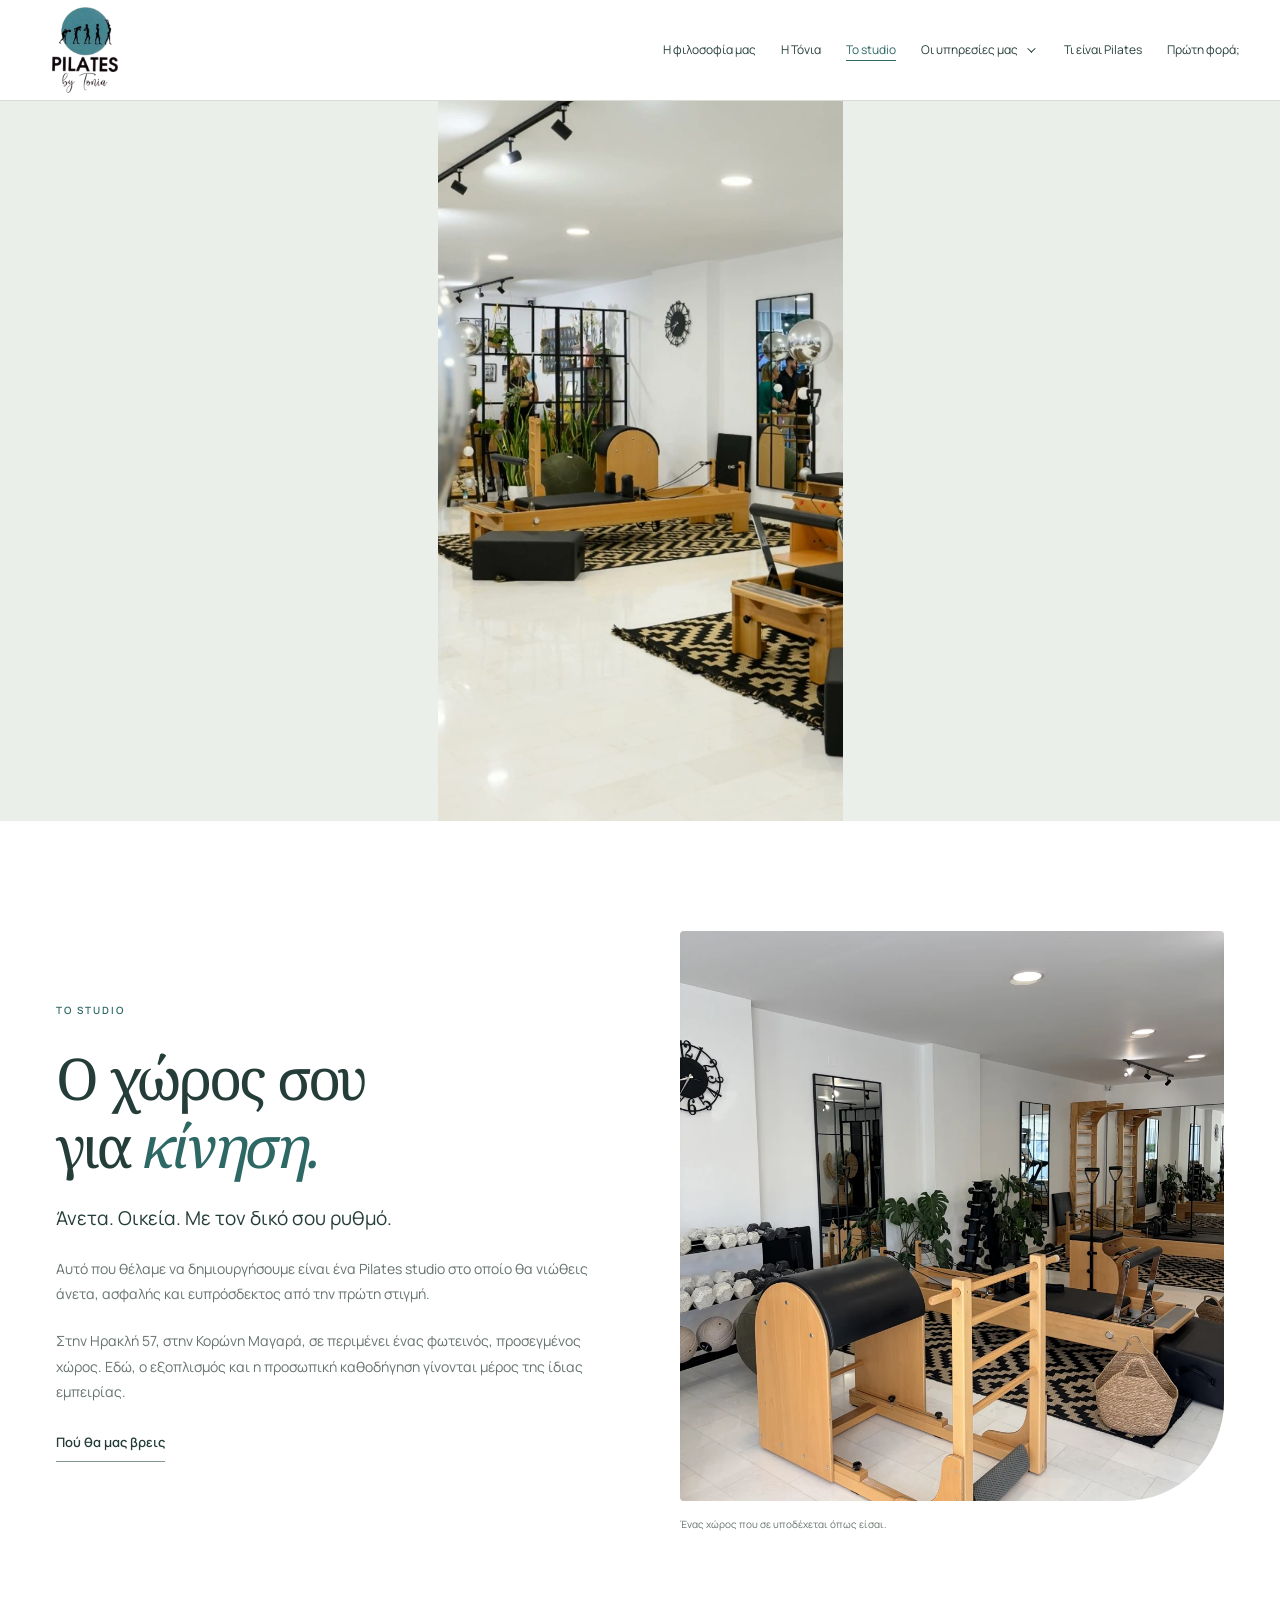
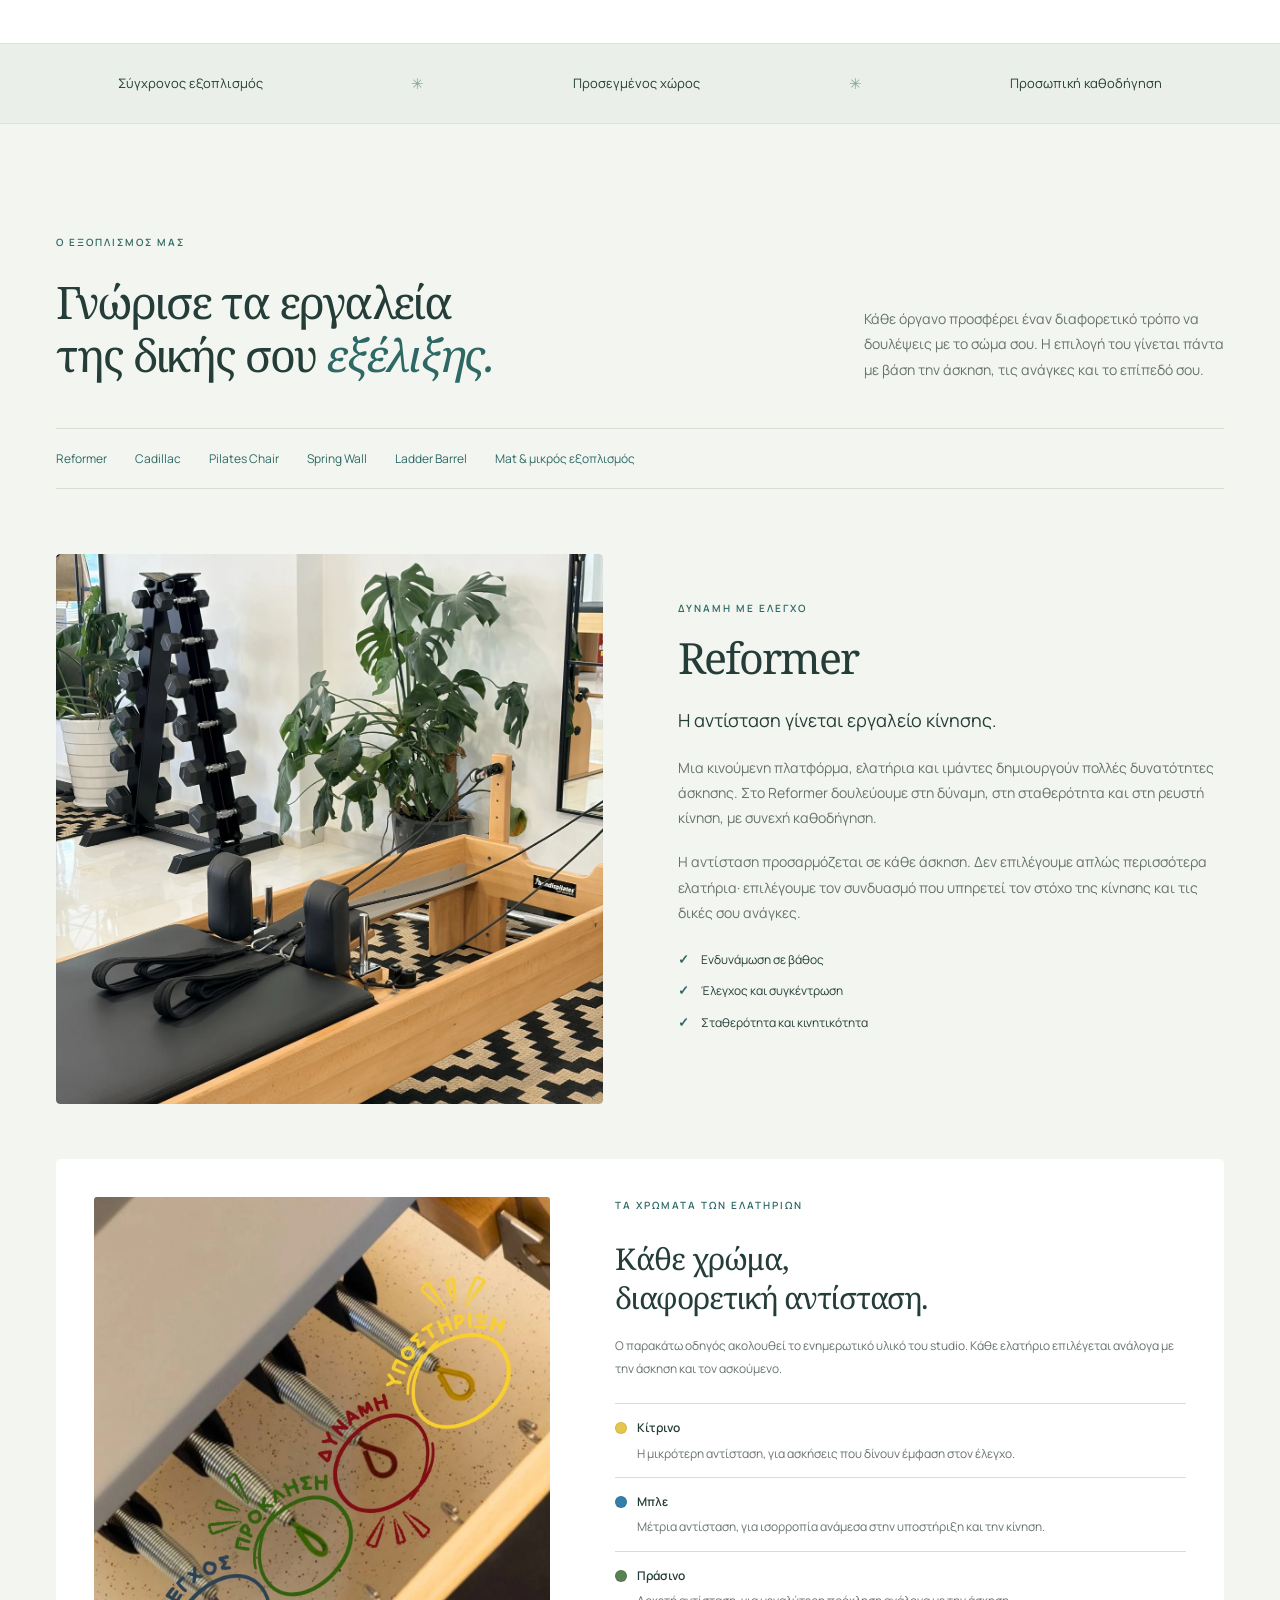
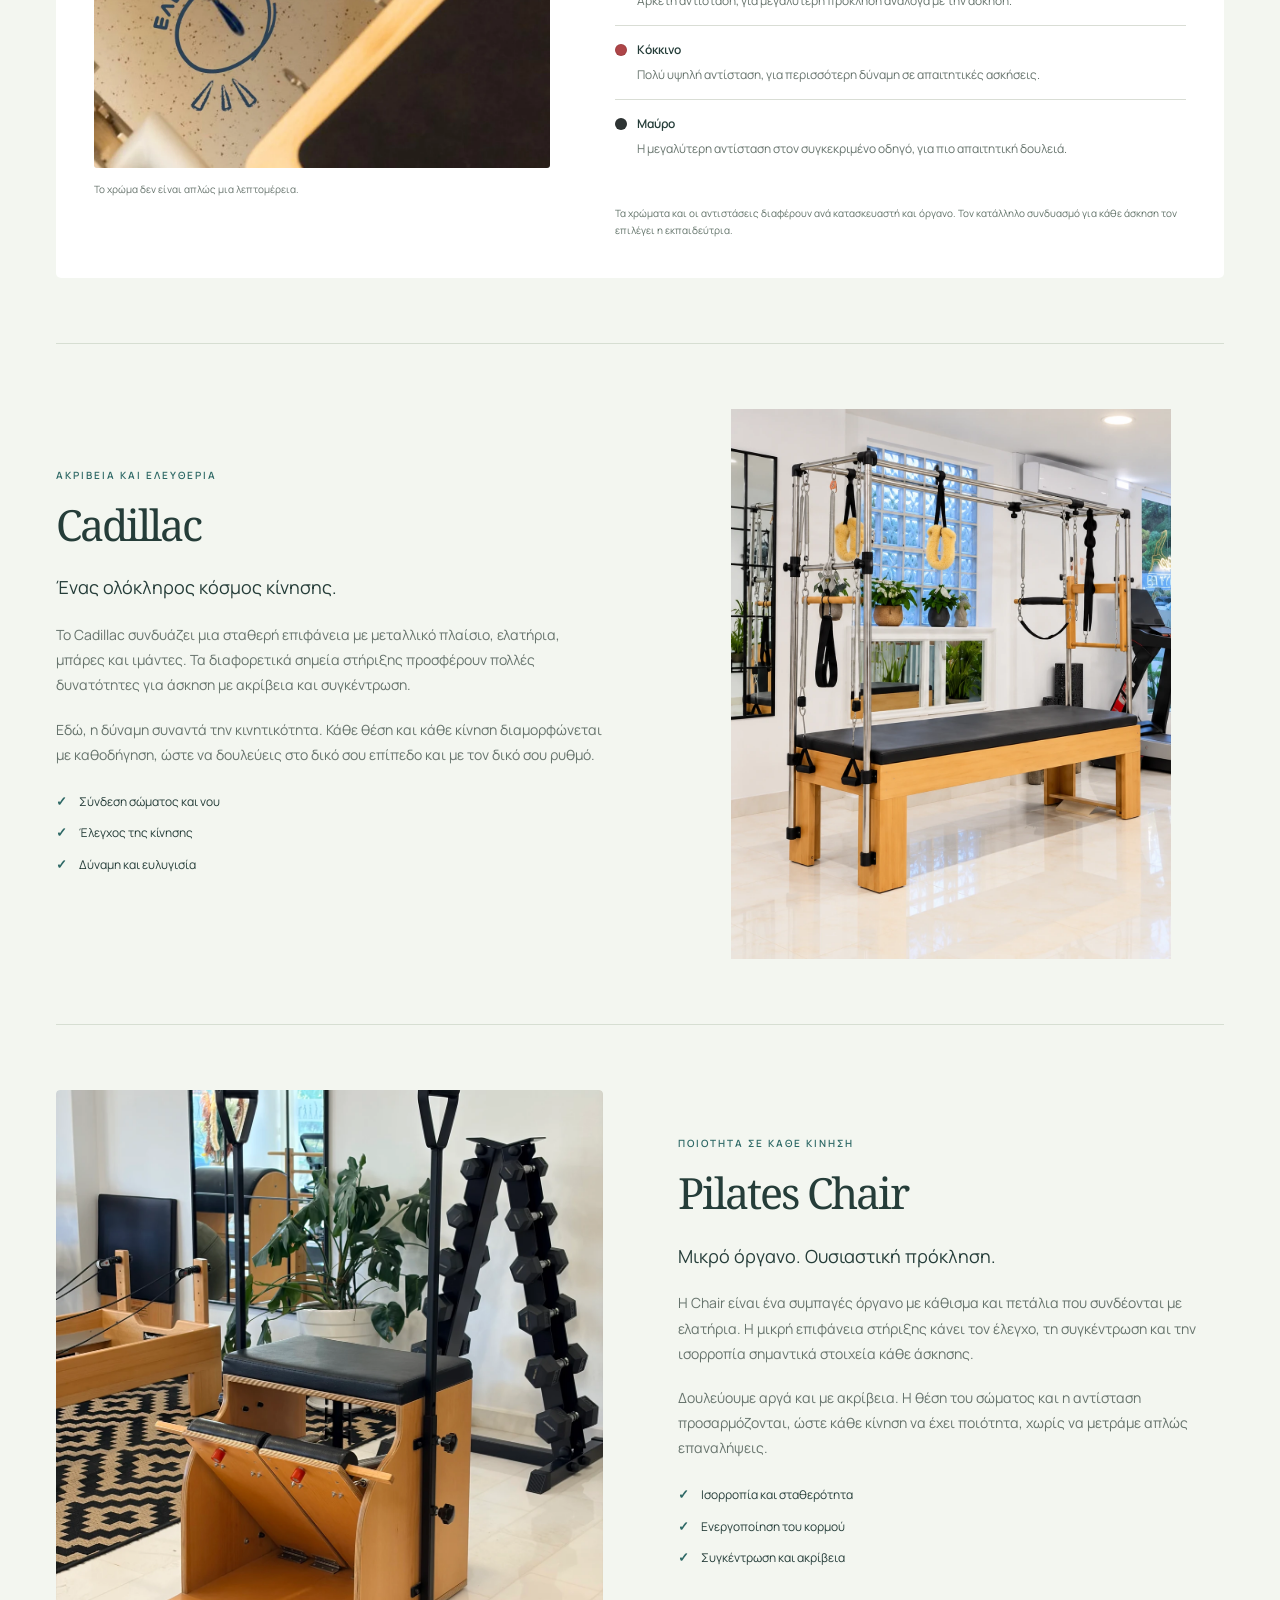
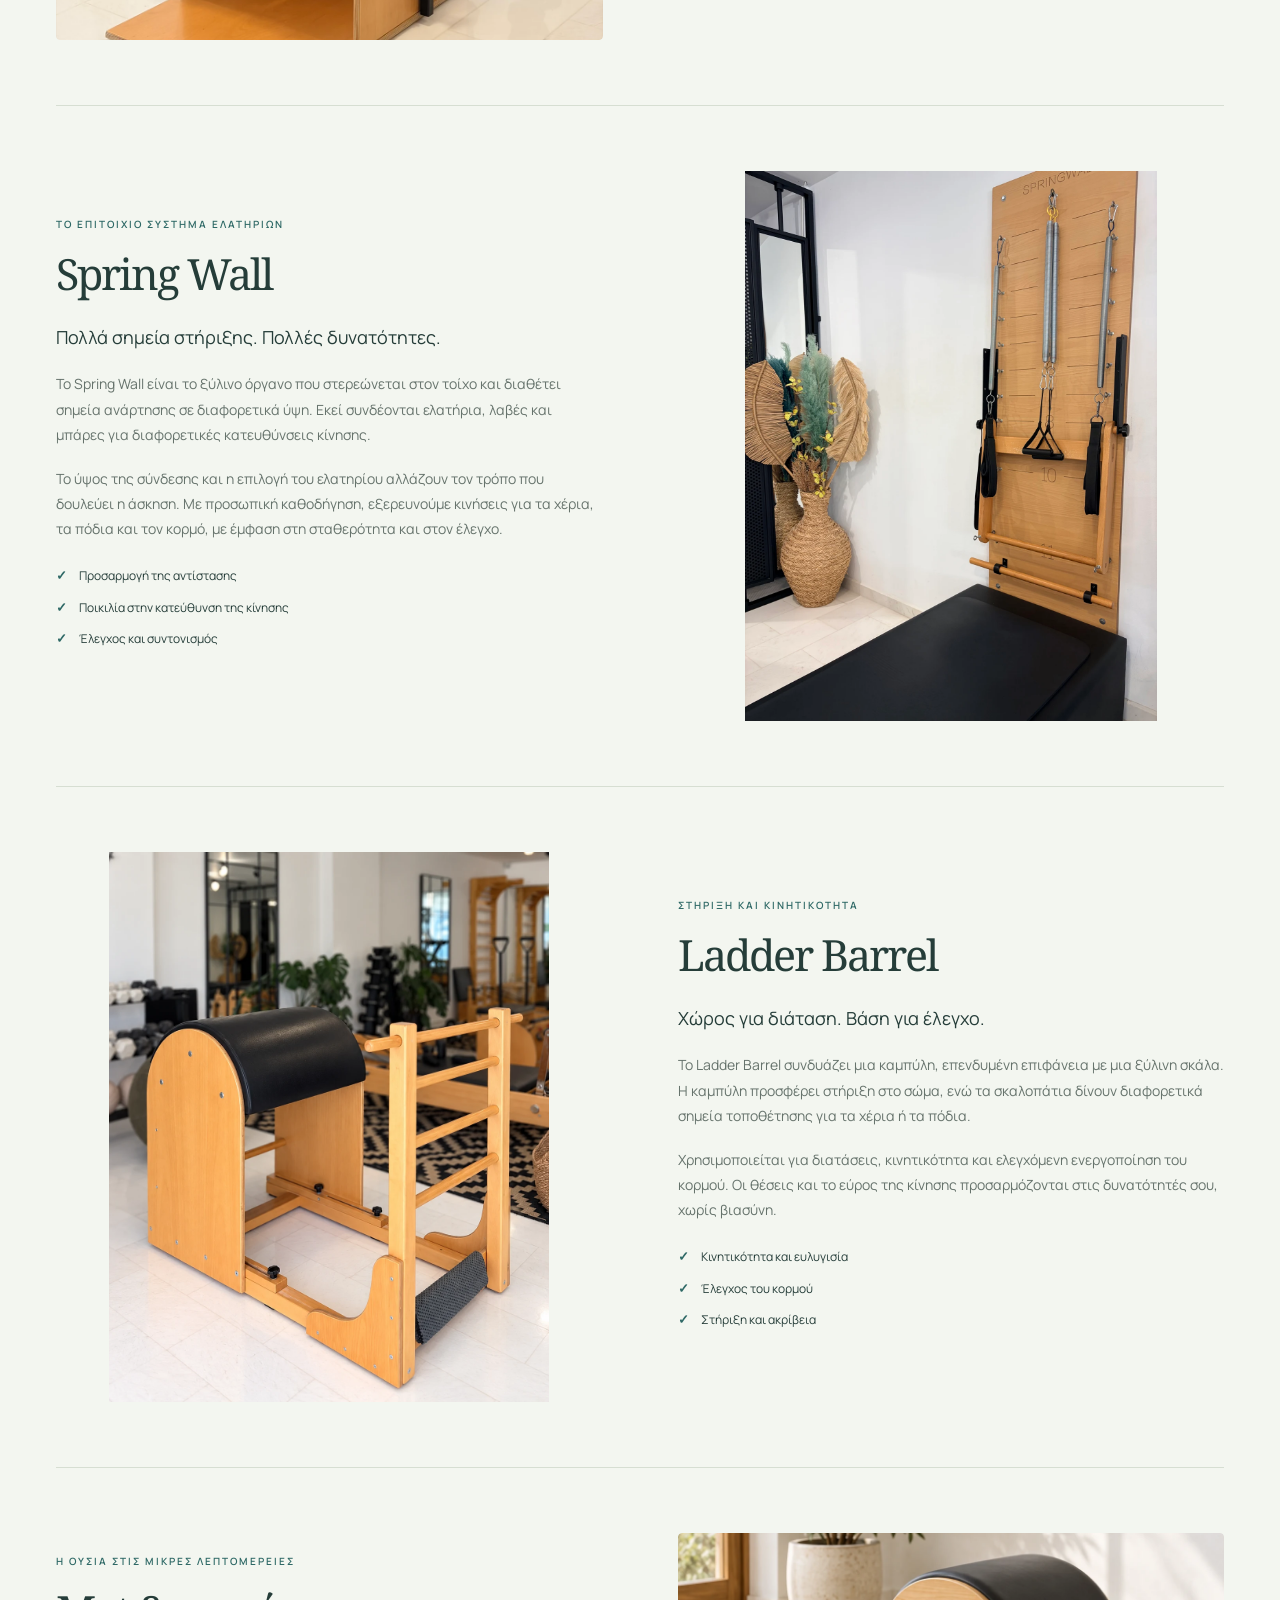
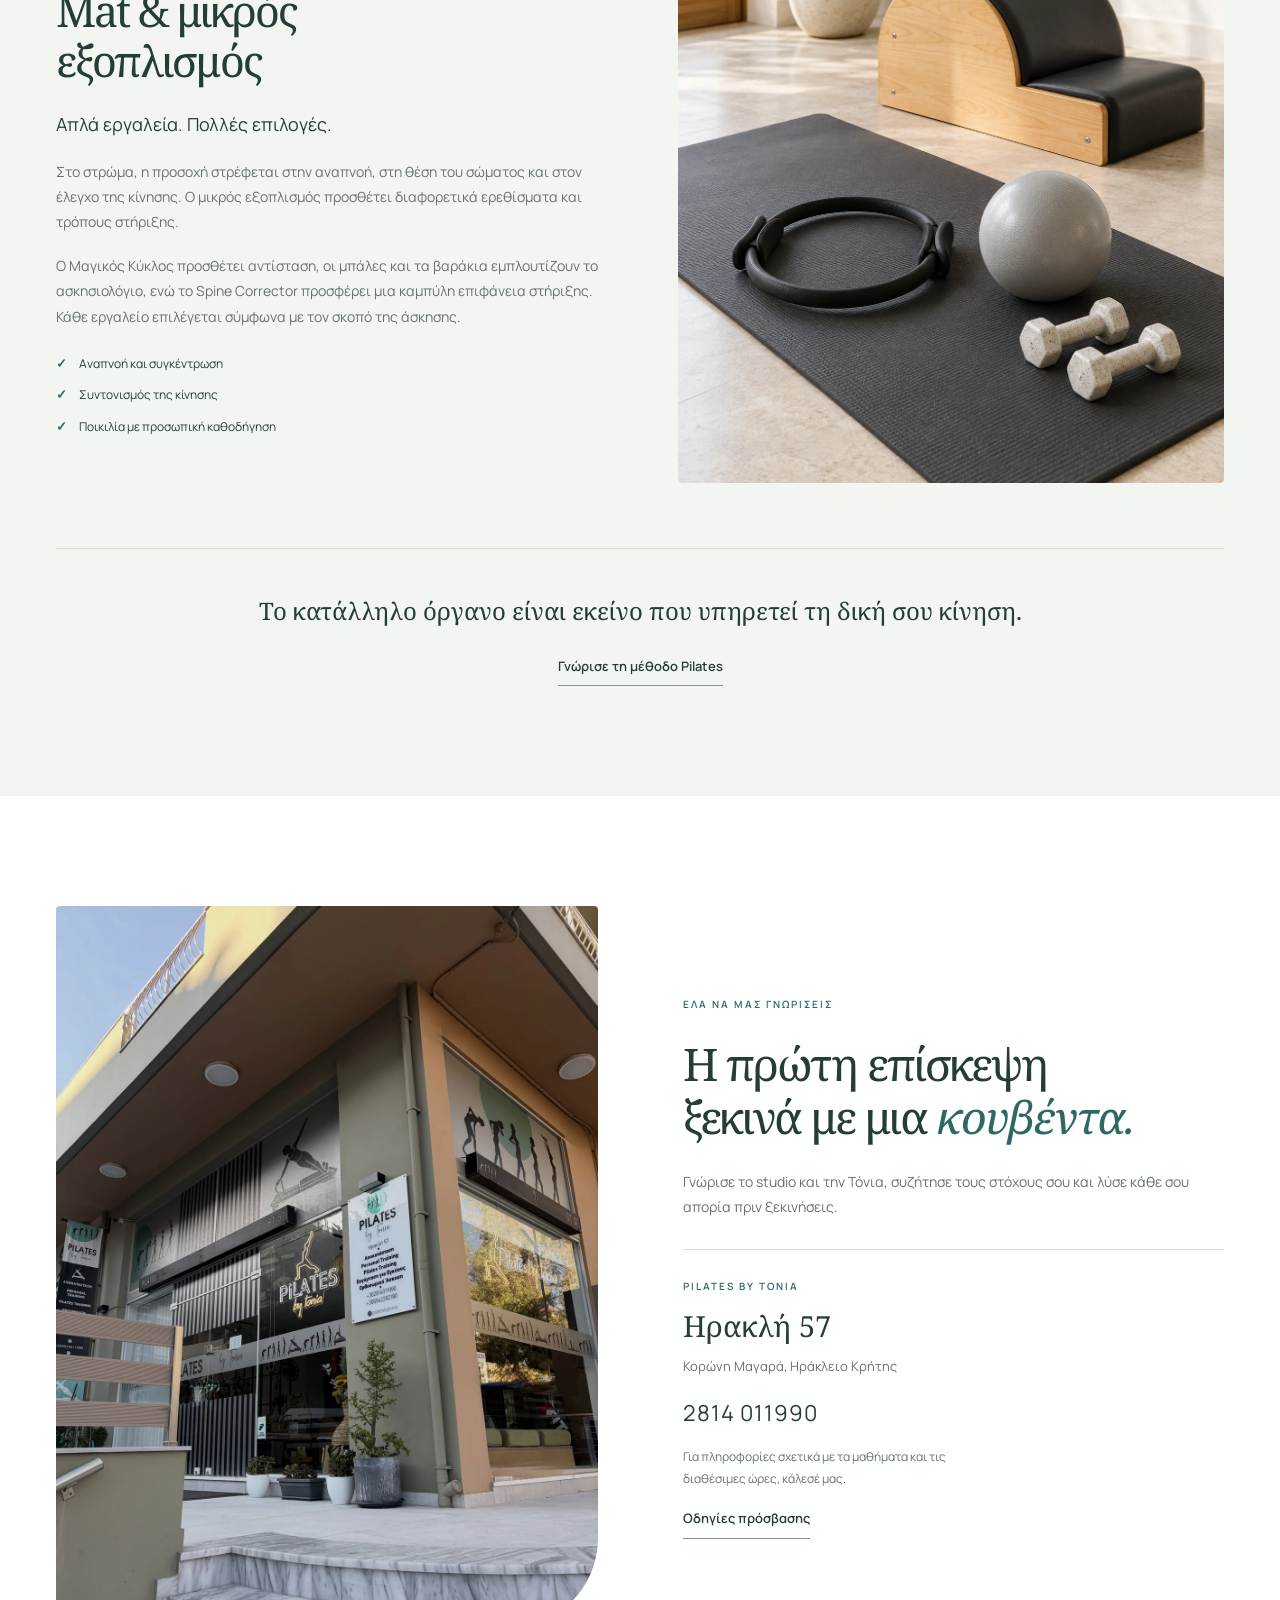
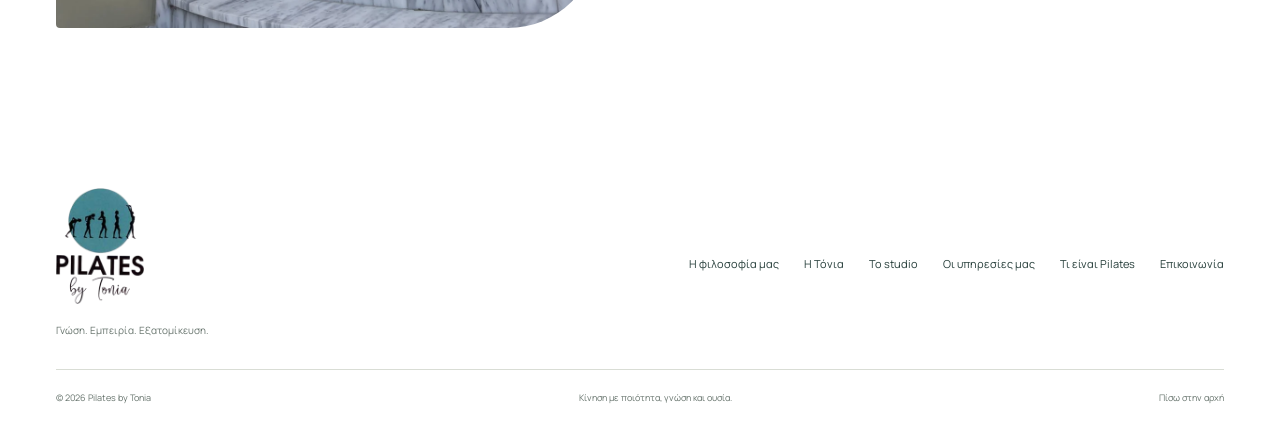
<file: studio.html>
<!doctype html>
<html lang="el">
<head>
<meta charset="UTF-8"><meta name="viewport" content="width=device-width, initial-scale=1">
<meta name="theme-color" content="#ffffff">
<title>Το studio — Pilates by Tonia</title>
<meta name="description" content="Γνώρισε το Pilates by Tonia στο Ηράκλειο: φωτεινός χώρος, εξοπλισμός Pilates και προσωπική καθοδήγηση. Ηρακλή 57, Κορώνη Μαγαρά.">
<meta property="og:title" content="Το studio — Pilates by Tonia"><meta property="og:description" content="Γνώρισε το Pilates by Tonia στο Ηράκλειο: φωτεινός χώρος, εξοπλισμός Pilates και προσωπική καθοδήγηση. Ηρακλή 57, Κορώνη Μαγαρά."><meta property="og:type" content="website">
<link rel="icon" href="assets/logo.png"><link rel="preconnect" href="https://fonts.googleapis.com"><link rel="preconnect" href="https://fonts.gstatic.com" crossorigin><link href="https://fonts.googleapis.com/css2?family=Manrope:wght@400;500;600;700&family=Noto+Sans:wght@400;500;600;700&family=Noto+Serif:ital,wght@0,400;0,500;1,400&display=swap" rel="stylesheet">
<link rel="stylesheet" href="style.css"><script src="script.js" defer></script>
</head>
<body>
<a class="skip" href="#main">Μετάβαση στο περιεχόμενο</a>
<header class="header"><div class="nav-shell">
<a href="index.html" class="brand" aria-label="Pilates by Tonia — Αρχική"><img src="assets/logo.png" alt="Pilates by Tonia" width="100" height="100"></a>
<nav id="navigation" aria-label="Κύρια πλοήγηση"><a href="philosophy.html">Η φιλοσοφία μας</a><a href="tonia.html">Η Τόνια</a><a href="studio.html" aria-current="page">Το studio</a><div class="nav-services"><a href="services.html">Οι υπηρεσίες μας</a><button class="services-toggle" type="button" aria-expanded="false" aria-controls="services-dropdown" aria-label="Εμφάνιση υπηρεσιών"><span aria-hidden="true"></span></button><ul class="services-dropdown" id="services-dropdown" hidden><li><a href="services.html#personal">Εξατομικευμένη άσκηση</a></li><li><a href="services.html#pregnancy">Εγκυμοσύνη</a></li><li><a href="services.html#postnatal">Μετά τον τοκετό</a></li><li><a href="services.html#mama-baby">Μαμά & μωρό</a></li><li><a href="services.html#seniors">Μεγαλύτερες ηλικίες</a></li><li><a href="services.html#adapted">Άσκηση & αποκατάσταση</a></li><li><a href="services.html#back-neck">Οσφυαλγίες & αυχενικά</a></li><li><a href="services.html#chronic">Αυτοάνοσα & χρόνιες παθήσεις</a></li><li><a href="services.html#anti-stress">Anti-stress Pilates</a></li></ul></div><a href="pilates.html">Τι είναι Pilates</a><a href="index.html#first-visit">Πρώτη φορά;</a></nav>
<button class="menu-toggle" aria-label="Άνοιγμα μενού" aria-expanded="false" aria-controls="navigation"><span></span><span></span></button>
</div></header>
<main id="main">
<figure class="studio-hero-video" aria-label="Μια περιήγηση στο Pilates by Tonia">
<video id="studio-hero-video" muted loop playsinline disablepictureinpicture disableremoteplayback preload="none" poster="assets/pilates_hero_desktop-poster.jpg" aria-label="Περιήγηση στον χώρο και στον εξοπλισμό του studio">
<source src="assets/pilates_hero_mobile.mp4" media="(max-width: 760px)" type="video/mp4">
<source src="assets/pilates_hero_desktop.mp4" type="video/mp4">
</video>
</figure>


<section class="page-intro wrap section"><div><p class="eyebrow">ΤΟ STUDIO</p><h1>Ο χώρος σου<br>για <em>κίνηση.</em></h1><p class="lead">Άνετα. Οικεία. Με τον δικό σου ρυθμό.</p><p>Αυτό που θέλαμε να δημιουργήσουμε είναι ένα Pilates studio στο οποίο θα νιώθεις άνετα, ασφαλής και ευπρόσδεκτος από την πρώτη στιγμή.</p><p>Στην Ηρακλή 57, στην Κορώνη Μαγαρά, σε περιμένει ένας φωτεινός, προσεγμένος χώρος. Εδώ, ο εξοπλισμός και η προσωπική καθοδήγηση γίνονται μέρος της ίδιας εμπειρίας.</p><a class="text-link" href="#visit">Πού θα μας βρεις</a></div><figure class="page-intro-photo"><img src="assets/studio-wide.webp" width="1000" height="1333" alt="Ξύλινος εξοπλισμός Pilates, καθρέφτες και φυτά στον φωτεινό χώρο του studio" fetchpriority="high"><figcaption>Ένας χώρος που σε υποδέχεται όπως είσαι.</figcaption></figure></section>
<section class="studio-values"><div class="wrap"><p>Σύγχρονος εξοπλισμός</p><span aria-hidden="true">✳</span><p>Προσεγμένος χώρος</p><span aria-hidden="true">✳</span><p>Προσωπική καθοδήγηση</p></div></section>
<section class="equipment-showcase section" id="equipment"><div class="wrap"><div class="section-heading"><div><p class="eyebrow">Ο ΕΞΟΠΛΙΣΜΟΣ ΜΑΣ</p><h2>Γνώρισε τα εργαλεία<br>της δικής σου <em>εξέλιξης.</em></h2></div><p>Κάθε όργανο προσφέρει έναν διαφορετικό τρόπο να δουλέψεις με το σώμα σου. Η επιλογή του γίνεται πάντα με βάση την άσκηση, τις ανάγκες και το επίπεδό σου.</p></div>
<nav class="equipment-index" aria-label="Μετάβαση σε όργανο"><a href="#reformer">Reformer</a><a href="#cadillac">Cadillac</a><a href="#chair">Pilates Chair</a><a href="#spring-wall">Spring Wall</a><a href="#ladder-barrel">Ladder Barrel</a><a href="#mat">Mat & μικρός εξοπλισμός</a></nav>
<article class="apparatus" id="reformer"><div class="apparatus-row"><figure><div class="apparatus-image-frame"><img src="assets/reformer.webp" alt="Ξύλινο Reformer στον χώρο του Pilates by Tonia" width="1000" height="1333" loading="lazy"></div></figure><div class="apparatus-copy"><p class="eyebrow">ΔΥΝΑΜΗ ΜΕ ΕΛΕΓΧΟ</p><h3>Reformer</h3><p class="lead">Η αντίσταση γίνεται εργαλείο κίνησης.</p><p>Μια κινούμενη πλατφόρμα, ελατήρια και ιμάντες δημιουργούν πολλές δυνατότητες άσκησης. Στο Reformer δουλεύουμε στη δύναμη, στη σταθερότητα και στη ρευστή κίνηση, με συνεχή καθοδήγηση.</p><p>Η αντίσταση προσαρμόζεται σε κάθε άσκηση. Δεν επιλέγουμε απλώς περισσότερα ελατήρια· επιλέγουμε τον συνδυασμό που υπηρετεί τον στόχο της κίνησης και τις δικές σου ανάγκες.</p><ul class="equipment-benefits"><li>Ενδυνάμωση σε βάθος</li><li>Έλεγχος και συγκέντρωση</li><li>Σταθερότητα και κινητικότητα</li></ul></div></div>
<div class="springs-guide"><figure><img src="assets/reformer-springs.webp" alt="Χρωματιστά ελατήρια Reformer με τις ενδείξεις υποστήριξη, δύναμη, πρόκληση και έλεγχος" width="1200" height="1500" loading="lazy"><figcaption>Το χρώμα δεν είναι απλώς μια λεπτομέρεια.</figcaption></figure><div><p class="eyebrow">ΤΑ ΧΡΩΜΑΤΑ ΤΩΝ ΕΛΑΤΗΡΙΩΝ</p><h4>Κάθε χρώμα,<br>διαφορετική αντίσταση.</h4><p>Ο παρακάτω οδηγός ακολουθεί το ενημερωτικό υλικό του studio. Κάθε ελατήριο επιλέγεται ανάλογα με την άσκηση και τον ασκούμενο.</p><dl class="spring-colors"><div><dt><span class="spring-dot yellow" aria-hidden="true"></span>Κίτρινο</dt><dd>Η μικρότερη αντίσταση, για ασκήσεις που δίνουν έμφαση στον έλεγχο.</dd></div><div><dt><span class="spring-dot blue" aria-hidden="true"></span>Μπλε</dt><dd>Μέτρια αντίσταση, για ισορροπία ανάμεσα στην υποστήριξη και την κίνηση.</dd></div><div><dt><span class="spring-dot green" aria-hidden="true"></span>Πράσινο</dt><dd>Αρκετή αντίσταση, για μεγαλύτερη πρόκληση ανάλογα με την άσκηση.</dd></div><div><dt><span class="spring-dot red" aria-hidden="true"></span>Κόκκινο</dt><dd>Πολύ υψηλή αντίσταση, για περισσότερη δύναμη σε απαιτητικές ασκήσεις.</dd></div><div><dt><span class="spring-dot black" aria-hidden="true"></span>Μαύρο</dt><dd>Η μεγαλύτερη αντίσταση στον συγκεκριμένο οδηγό, για πιο απαιτητική δουλειά.</dd></div></dl><p class="spring-note">Τα χρώματα και οι αντιστάσεις διαφέρουν ανά κατασκευαστή και όργανο. Τον κατάλληλο συνδυασμό για κάθε άσκηση τον επιλέγει η εκπαιδεύτρια.</p></div></div></article>
<article class="apparatus" id="cadillac"><div class="apparatus-row"><figure><div class="apparatus-image-frame"><img class="cadillac-photo" src="assets/cadillac-focus-v2.webp" alt="Το Cadillac και τα υπόλοιπα όργανα στον χώρο του studio" width="1122" height="1402" loading="lazy"></div></figure><div class="apparatus-copy"><p class="eyebrow">ΑΚΡΙΒΕΙΑ ΚΑΙ ΕΛΕΥΘΕΡΙΑ</p><h3>Cadillac</h3><p class="lead">Ένας ολόκληρος κόσμος κίνησης.</p><p>Το Cadillac συνδυάζει μια σταθερή επιφάνεια με μεταλλικό πλαίσιο, ελατήρια, μπάρες και ιμάντες. Τα διαφορετικά σημεία στήριξης προσφέρουν πολλές δυνατότητες για άσκηση με ακρίβεια και συγκέντρωση.</p><p>Εδώ, η δύναμη συναντά την κινητικότητα. Κάθε θέση και κάθε κίνηση διαμορφώνεται με καθοδήγηση, ώστε να δουλεύεις στο δικό σου επίπεδο και με τον δικό σου ρυθμό.</p><ul class="equipment-benefits"><li>Σύνδεση σώματος και νου</li><li>Έλεγχος της κίνησης</li><li>Δύναμη και ευλυγισία</li></ul></div></div></article>
<article class="apparatus" id="chair"><div class="apparatus-row"><figure><div class="apparatus-image-frame"><img src="assets/pilates-chair.webp" alt="Η ξύλινη Pilates Chair του studio με μαύρο κάθισμα, πετάλια και λαβές" width="1200" height="1600" loading="lazy"></div></figure><div class="apparatus-copy"><p class="eyebrow">ΠΟΙΟΤΗΤΑ ΣΕ ΚΑΘΕ ΚΙΝΗΣΗ</p><h3>Pilates Chair</h3><p class="lead">Μικρό όργανο. Ουσιαστική πρόκληση.</p><p>Η Chair είναι ένα συμπαγές όργανο με κάθισμα και πετάλια που συνδέονται με ελατήρια. Η μικρή επιφάνεια στήριξης κάνει τον έλεγχο, τη συγκέντρωση και την ισορροπία σημαντικά στοιχεία κάθε άσκησης.</p><p>Δουλεύουμε αργά και με ακρίβεια. Η θέση του σώματος και η αντίσταση προσαρμόζονται, ώστε κάθε κίνηση να έχει ποιότητα, χωρίς να μετράμε απλώς επαναλήψεις.</p><ul class="equipment-benefits"><li>Ισορροπία και σταθερότητα</li><li>Ενεργοποίηση του κορμού</li><li>Συγκέντρωση και ακρίβεια</li></ul></div></div></article>
<article class="apparatus" id="spring-wall"><div class="apparatus-row"><figure><div class="apparatus-image-frame"><img src="assets/spring-wall.webp" alt="Το ξύλινο Spring Wall του studio με ελατήρια, λαβές και σημεία ανάρτησης σε διαφορετικά ύψη" width="1200" height="1600" loading="lazy"></div></figure><div class="apparatus-copy"><p class="eyebrow">ΤΟ ΕΠΙΤΟΙΧΙΟ ΣΥΣΤΗΜΑ ΕΛΑΤΗΡΙΩΝ</p><h3>Spring Wall</h3><p class="lead">Πολλά σημεία στήριξης. Πολλές δυνατότητες.</p><p>Το Spring Wall είναι το ξύλινο όργανο που στερεώνεται στον τοίχο και διαθέτει σημεία ανάρτησης σε διαφορετικά ύψη. Εκεί συνδέονται ελατήρια, λαβές και μπάρες για διαφορετικές κατευθύνσεις κίνησης.</p><p>Το ύψος της σύνδεσης και η επιλογή του ελατηρίου αλλάζουν τον τρόπο που δουλεύει η άσκηση. Με προσωπική καθοδήγηση, εξερευνούμε κινήσεις για τα χέρια, τα πόδια και τον κορμό, με έμφαση στη σταθερότητα και στον έλεγχο.</p><ul class="equipment-benefits"><li>Προσαρμογή της αντίστασης</li><li>Ποικιλία στην κατεύθυνση της κίνησης</li><li>Έλεγχος και συντονισμός</li></ul></div></div></article>
<article class="apparatus" id="ladder-barrel"><div class="apparatus-row"><figure><div class="apparatus-image-frame"><img src="assets/ladder-barrel.webp" alt="Το Ladder Barrel σε πρώτο πλάνο, με τον υπόλοιπο εξοπλισμό του studio διακριτικά στο φόντο" width="1122" height="1402" loading="lazy"></div></figure><div class="apparatus-copy"><p class="eyebrow">ΣΤΗΡΙΞΗ ΚΑΙ ΚΙΝΗΤΙΚΟΤΗΤΑ</p><h3>Ladder Barrel</h3><p class="lead">Χώρος για διάταση. Βάση για έλεγχο.</p><p>Το Ladder Barrel συνδυάζει μια καμπύλη, επενδυμένη επιφάνεια με μια ξύλινη σκάλα. Η καμπύλη προσφέρει στήριξη στο σώμα, ενώ τα σκαλοπάτια δίνουν διαφορετικά σημεία τοποθέτησης για τα χέρια ή τα πόδια.</p><p>Χρησιμοποιείται για διατάσεις, κινητικότητα και ελεγχόμενη ενεργοποίηση του κορμού. Οι θέσεις και το εύρος της κίνησης προσαρμόζονται στις δυνατότητές σου, χωρίς βιασύνη.</p><ul class="equipment-benefits"><li>Κινητικότητα και ευλυγισία</li><li>Έλεγχος του κορμού</li><li>Στήριξη και ακρίβεια</li></ul></div></div></article>
<article class="apparatus" id="mat"><div class="apparatus-row"><figure><div class="apparatus-image-frame"><img src="assets/mat-accessories.webp" alt="Ενδεικτική σύνθεση με στρώμα Pilates, Μαγικό Κύκλο, μικρή μπάλα, βαράκια και Spine Corrector" width="1122" height="1402" loading="lazy"></div></figure><div class="apparatus-copy"><p class="eyebrow">Η ΟΥΣΙΑ ΣΤΙΣ ΜΙΚΡΕΣ ΛΕΠΤΟΜΕΡΕΙΕΣ</p><h3>Mat & μικρός<br>εξοπλισμός</h3><p class="lead">Απλά εργαλεία. Πολλές επιλογές.</p><p>Στο στρώμα, η προσοχή στρέφεται στην αναπνοή, στη θέση του σώματος και στον έλεγχο της κίνησης. Ο μικρός εξοπλισμός προσθέτει διαφορετικά ερεθίσματα και τρόπους στήριξης.</p><p>Ο Μαγικός Κύκλος προσθέτει αντίσταση, οι μπάλες και τα βαράκια εμπλουτίζουν το ασκησιολόγιο, ενώ το Spine Corrector προσφέρει μια καμπύλη επιφάνεια στήριξης. Κάθε εργαλείο επιλέγεται σύμφωνα με τον σκοπό της άσκησης.</p><ul class="equipment-benefits"><li>Αναπνοή και συγκέντρωση</li><li>Συντονισμός της κίνησης</li><li>Ποικιλία με προσωπική καθοδήγηση</li></ul></div></div></article>
<div class="equipment-outro"><p>Το κατάλληλο όργανο είναι εκείνο που υπηρετεί τη δική σου κίνηση.</p><a class="text-link" href="pilates.html">Γνώρισε τη μέθοδο Pilates</a></div></div></section>
<section id="visit" class="section wrap visit-section"><figure class="visit-photo"><img src="assets/studio-exterior.webp" alt="Η εξωτερική όψη και η είσοδος του Pilates by Tonia στην Ηρακλή 57" width="1200" height="1600" loading="lazy"></figure><div class="visit-copy"><p class="eyebrow">ΕΛΑ ΝΑ ΜΑΣ ΓΝΩΡΙΣΕΙΣ</p><h2>Η πρώτη επίσκεψη<br>ξεκινά με μια <em>κουβέντα.</em></h2><p>Γνώρισε το studio και την Τόνια, συζήτησε τους στόχους σου και λύσε κάθε σου απορία πριν ξεκινήσεις.</p><address class="visit-details"><span class="eyebrow">PILATES BY TONIA</span><strong>Ηρακλή 57</strong><span>Κορώνη Μαγαρά, Ηράκλειο Κρήτης</span><a class="visit-phone" href="tel:+302814011990">2814 011990</a><p>Για πληροφορίες σχετικά με τα μαθήματα και τις διαθέσιμες ώρες, κάλεσέ μας.</p><a class="text-link" href="https://www.google.com/maps/search/?api=1&amp;query=Pilates+by+Tonia+%CE%97%CF%81%CE%B1%CE%BA%CE%BB%CE%AE+57+%CE%97%CF%81%CE%AC%CE%BA%CE%BB%CE%B5%CE%B9%CE%BF" target="_blank" rel="noopener noreferrer">Οδηγίες πρόσβασης</a></address></div></section>

</main>
<footer class="wrap footer"><div><a href="index.html" class="footer-brand" aria-label="Pilates by Tonia — Αρχική"><img src="assets/logo.png" alt="Pilates by Tonia" width="100" height="131" loading="lazy"></a><p>Γνώση. Εμπειρία. Εξατομίκευση.</p></div><div class="footer-links"><a href="philosophy.html">Η φιλοσοφία μας</a><a href="tonia.html">Η Τόνια</a><a href="studio.html">Το studio</a><a href="services.html">Οι υπηρεσίες μας</a><a href="pilates.html">Τι είναι Pilates</a><a href="index.html#contact">Επικοινωνία</a></div><div class="footer-bottom"><span>© <span id="year">2026</span> Pilates by Tonia</span><span>Κίνηση με ποιότητα, γνώση και ουσία.</span><a href="#">Πίσω στην αρχή</a></div></footer>
</body></html>
</file>
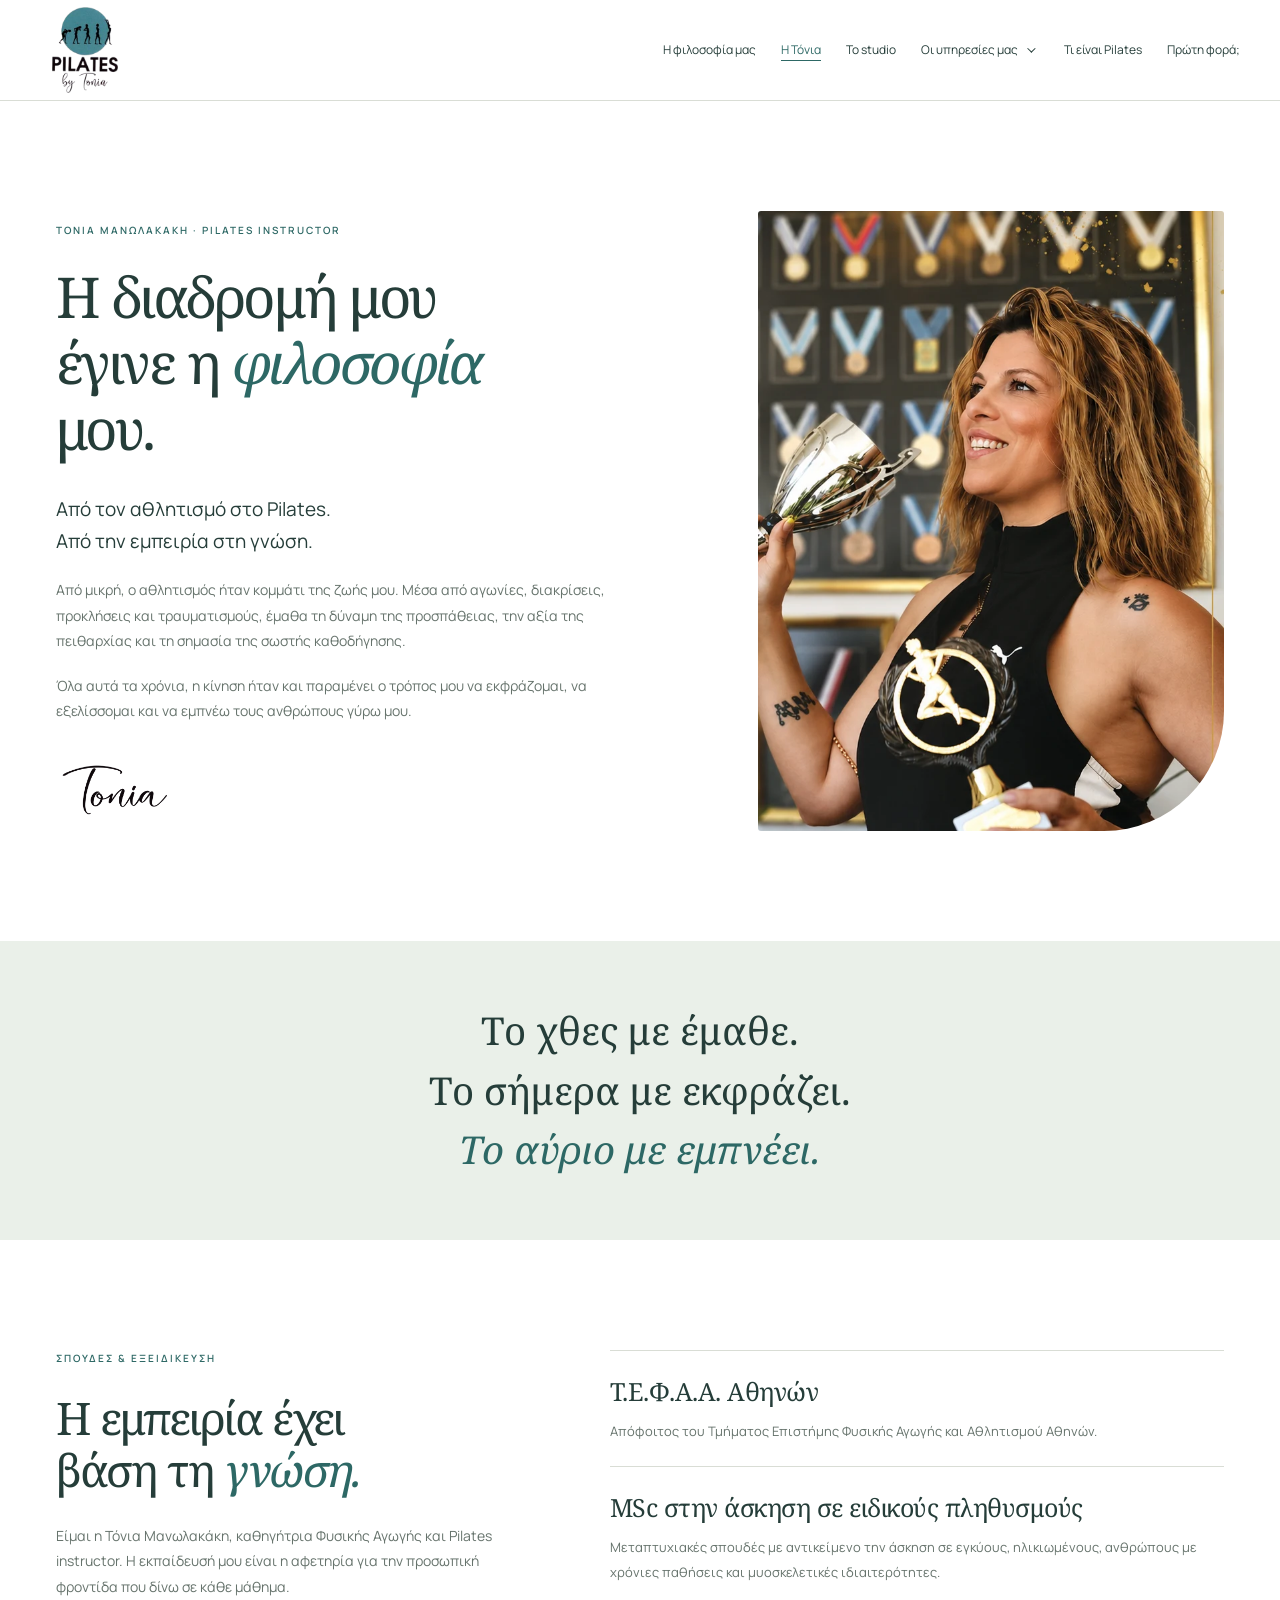
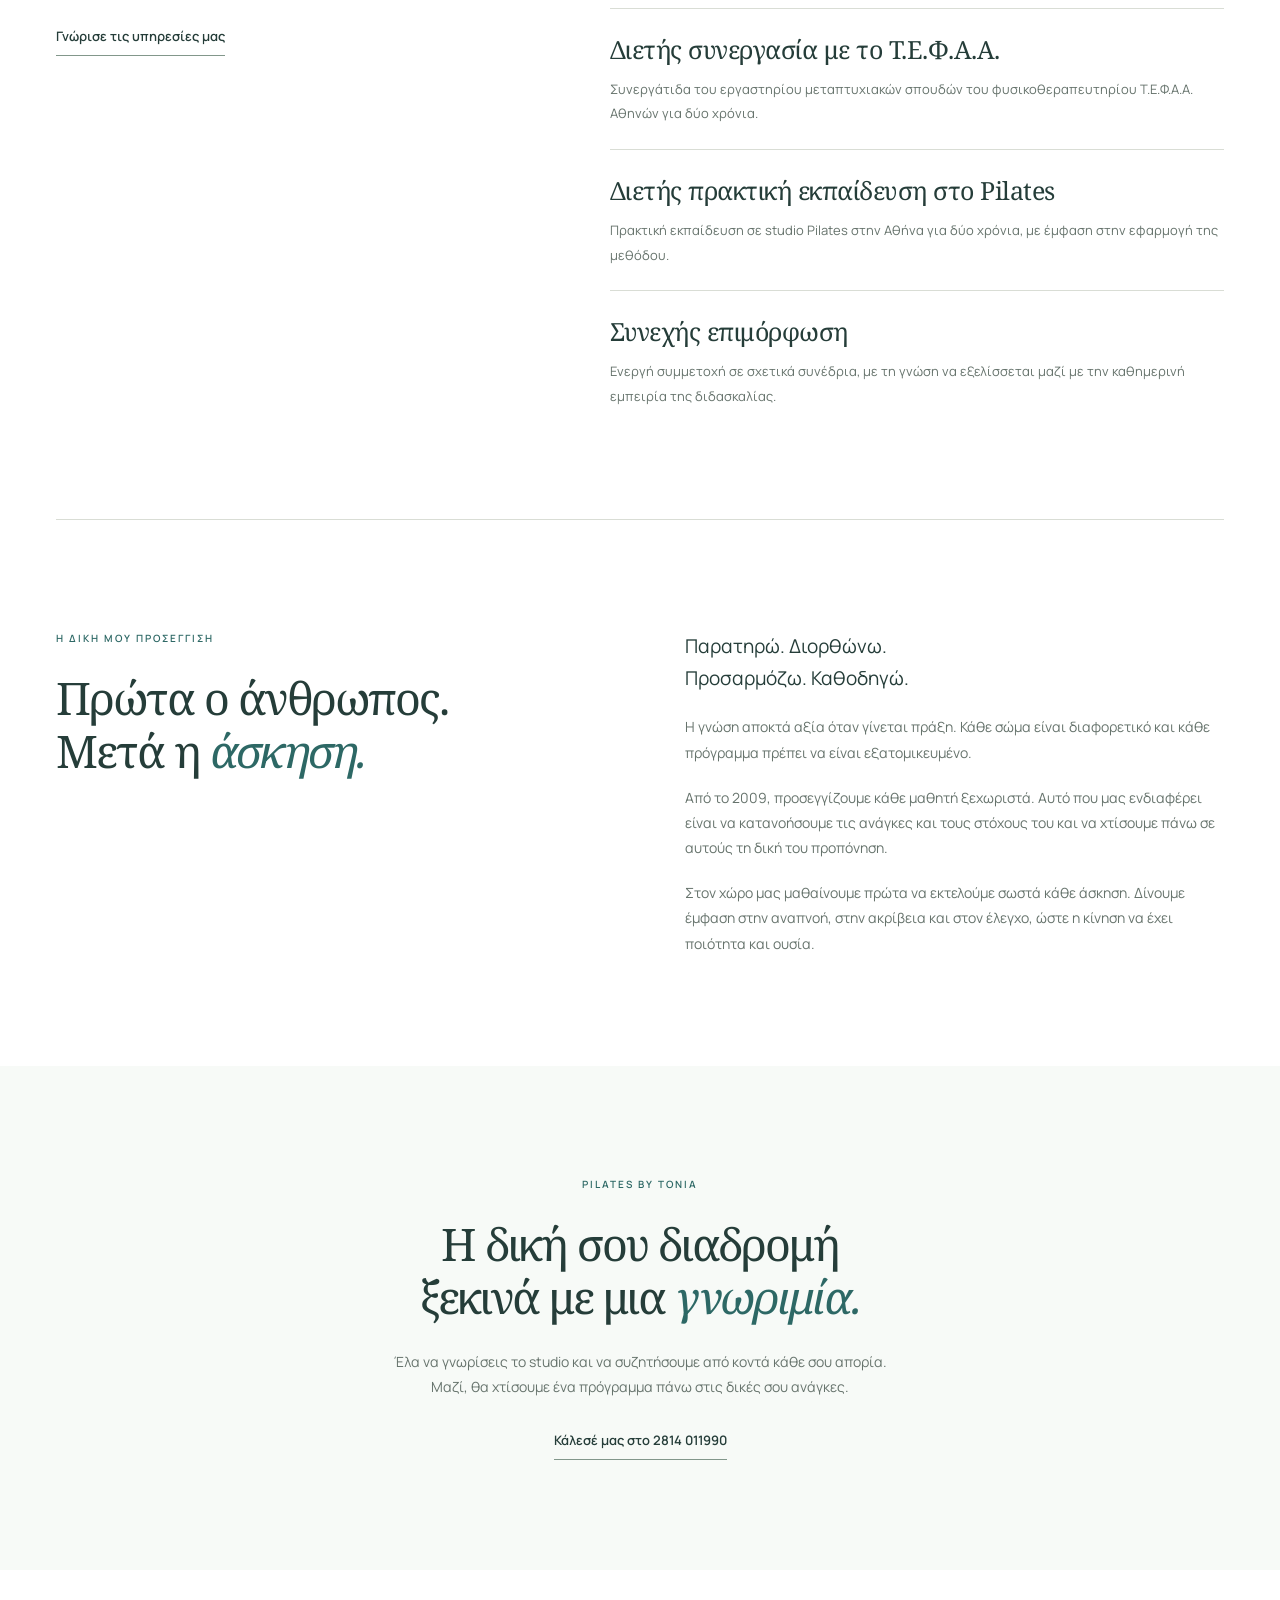
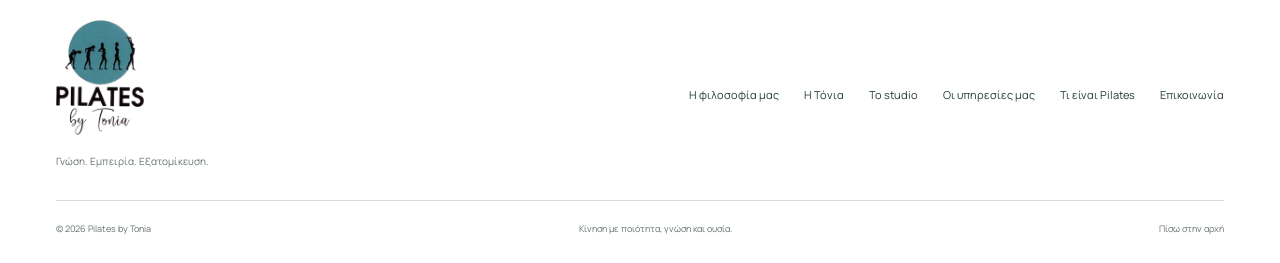
<file: tonia.html>
<!doctype html>
<html lang="el">
<head>
<meta charset="UTF-8"><meta name="viewport" content="width=device-width, initial-scale=1">
<meta name="theme-color" content="#ffffff">
<title>Η Τόνια — Pilates by Tonia</title>
<meta name="description" content="Γνώρισε την Τόνια Μανωλακάκη: απόφοιτο Τ.Ε.Φ.Α.Α. Αθηνών, με MSc στην άσκηση σε ειδικούς πληθυσμούς και προσωπική προσέγγιση στο Pilates.">
<meta property="og:title" content="Η Τόνια — Pilates by Tonia"><meta property="og:description" content="Η δική σου κίνηση. Ο δικός σου ρυθμός. Εξατομικευμένο Pilates στο Ηράκλειο από το 2009."><meta property="og:type" content="website">
<link rel="icon" href="assets/logo.png"><link rel="preconnect" href="https://fonts.googleapis.com"><link rel="preconnect" href="https://fonts.gstatic.com" crossorigin><link href="https://fonts.googleapis.com/css2?family=Manrope:wght@400;500;600;700&family=Noto+Sans:wght@400;500;600;700&family=Noto+Serif:ital,wght@0,400;0,500;1,400&display=swap" rel="stylesheet">
<link rel="stylesheet" href="style.css"><script src="script.js" defer></script>
</head>
<body>
<a class="skip" href="#main">Μετάβαση στο περιεχόμενο</a>
<header class="header"><div class="nav-shell">
<a href="index.html" class="brand" aria-label="Pilates by Tonia — Αρχική"><img src="assets/logo.png" alt="Pilates by Tonia" width="100" height="100"></a>
<nav id="navigation" aria-label="Κύρια πλοήγηση"><a href="philosophy.html">Η φιλοσοφία μας</a><a href="tonia.html" aria-current="page">Η Τόνια</a><a href="studio.html">Το studio</a><div class="nav-services"><a href="services.html">Οι υπηρεσίες μας</a><button class="services-toggle" type="button" aria-expanded="false" aria-controls="services-dropdown" aria-label="Εμφάνιση υπηρεσιών"><span aria-hidden="true"></span></button><ul class="services-dropdown" id="services-dropdown" hidden><li><a href="services.html#personal">Εξατομικευμένη άσκηση</a></li><li><a href="services.html#pregnancy">Εγκυμοσύνη</a></li><li><a href="services.html#postnatal">Μετά τον τοκετό</a></li><li><a href="services.html#mama-baby">Μαμά & μωρό</a></li><li><a href="services.html#seniors">Μεγαλύτερες ηλικίες</a></li><li><a href="services.html#adapted">Άσκηση & αποκατάσταση</a></li><li><a href="services.html#back-neck">Οσφυαλγίες & αυχενικά</a></li><li><a href="services.html#chronic">Αυτοάνοσα & χρόνιες παθήσεις</a></li><li><a href="services.html#anti-stress">Anti-stress Pilates</a></li></ul></div><a href="pilates.html">Τι είναι Pilates</a><a href="index.html#first-visit">Πρώτη φορά;</a></nav>
<button class="menu-toggle" aria-label="Άνοιγμα μενού" aria-expanded="false" aria-controls="navigation"><span></span><span></span></button>
</div></header>
<main id="main">
<section class="about-intro wrap section">
<div class="about-copy"><p class="eyebrow">ΤΟΝΙΑ ΜΑΝΩΛΑΚΑΚΗ · PILATES INSTRUCTOR</p><h1>Η διαδρομή μου<br>έγινε η <em>φιλοσοφία</em><br>μου.</h1><p class="lead">Από τον αθλητισμό στο Pilates.<br>Από την εμπειρία στη γνώση.</p><p>Από μικρή, ο αθλητισμός ήταν κομμάτι της ζωής μου. Μέσα από αγωνίες, διακρίσεις, προκλήσεις και τραυματισμούς, έμαθα τη δύναμη της προσπάθειας, την αξία της πειθαρχίας και τη σημασία της σωστής καθοδήγησης.</p><p>Όλα αυτά τα χρόνια, η κίνηση ήταν και παραμένει ο τρόπος μου να εκφράζομαι, να εξελίσσομαι και να εμπνέω τους ανθρώπους γύρω μου.</p><span class="signature signature-logo" role="img" aria-label="Tonia"></span></div>
<div class="about-portrait"><img src="assets/tonia.webp" alt="Η Τόνια με αθλητικό κύπελλο, μπροστά στα μετάλλιά της" width="698" height="1125" fetchpriority="high"></div>
</section>
<section class="about-quote"><div class="wrap"><p>Το χθες με έμαθε.<br>Το σήμερα με εκφράζει.<br><em>Το αύριο με εμπνέει.</em></p></div></section>
<section class="section wrap qualifications" id="studies" aria-labelledby="studies-title">
<div class="qualifications-heading"><p class="eyebrow">ΣΠΟΥΔΕΣ & ΕΞΕΙΔΙΚΕΥΣΗ</p><h2 id="studies-title">Η εμπειρία έχει<br>βάση τη <em>γνώση.</em></h2><p>Είμαι η Τόνια Μανωλακάκη, καθηγήτρια Φυσικής Αγωγής και Pilates instructor. Η εκπαίδευσή μου είναι η αφετηρία για την προσωπική φροντίδα που δίνω σε κάθε μάθημα.</p><a class="text-link" href="services.html">Γνώρισε τις υπηρεσίες μας</a></div>
<dl class="qualification-list">
<div><dt>Τ.Ε.Φ.Α.Α. Αθηνών</dt><dd>Απόφοιτος του Τμήματος Επιστήμης Φυσικής Αγωγής και Αθλητισμού Αθηνών.</dd></div>
<div><dt>MSc στην άσκηση σε ειδικούς πληθυσμούς</dt><dd>Μεταπτυχιακές σπουδές με αντικείμενο την άσκηση σε εγκύους, ηλικιωμένους, ανθρώπους με χρόνιες παθήσεις και μυοσκελετικές ιδιαιτερότητες.</dd></div>
<div><dt>Διετής συνεργασία με το Τ.Ε.Φ.Α.Α.</dt><dd>Συνεργάτιδα του εργαστηρίου μεταπτυχιακών σπουδών του φυσικοθεραπευτηρίου Τ.Ε.Φ.Α.Α. Αθηνών για δύο χρόνια.</dd></div>
<div><dt>Διετής πρακτική εκπαίδευση στο Pilates</dt><dd>Πρακτική εκπαίδευση σε studio Pilates στην Αθήνα για δύο χρόνια, με έμφαση στην εφαρμογή της μεθόδου.</dd></div>
<div><dt>Συνεχής επιμόρφωση</dt><dd>Ενεργή συμμετοχή σε σχετικά συνέδρια, με τη γνώση να εξελίσσεται μαζί με την καθημερινή εμπειρία της διδασκαλίας.</dd></div>
</dl></section>
<section class="section wrap about-method"><div><p class="eyebrow">Η ΔΙΚΗ ΜΟΥ ΠΡΟΣΕΓΓΙΣΗ</p><h2>Πρώτα ο άνθρωπος.<br>Μετά η <em>άσκηση.</em></h2></div><div><p class="lead">Παρατηρώ. Διορθώνω.<br>Προσαρμόζω. Καθοδηγώ.</p><p>Η γνώση αποκτά αξία όταν γίνεται πράξη. Κάθε σώμα είναι διαφορετικό και κάθε πρόγραμμα πρέπει να είναι εξατομικευμένο.</p><p>Από το 2009, προσεγγίζουμε κάθε μαθητή ξεχωριστά. Αυτό που μας ενδιαφέρει είναι να κατανοήσουμε τις ανάγκες και τους στόχους του και να χτίσουμε πάνω σε αυτούς τη δική του προπόνηση.</p><p>Στον χώρο μας μαθαίνουμε πρώτα να εκτελούμε σωστά κάθε άσκηση. Δίνουμε έμφαση στην αναπνοή, στην ακρίβεια και στον έλεγχο, ώστε η κίνηση να έχει ποιότητα και ουσία.</p></div></section>
<section class="about-invitation section"><div class="wrap"><p class="eyebrow">PILATES BY TONIA</p><h2>Η δική σου διαδρομή<br>ξεκινά με μια <em>γνωριμία.</em></h2><p>Έλα να γνωρίσεις το studio και να συζητήσουμε από κοντά κάθε σου απορία.<br>Μαζί, θα χτίσουμε ένα πρόγραμμα πάνω στις δικές σου ανάγκες.</p><a class="text-link" href="tel:+302814011990">Κάλεσέ μας στο 2814 011990</a></div></section>
</main>
<footer class="wrap footer"><div><a href="index.html" class="footer-brand" aria-label="Pilates by Tonia — Αρχική"><img src="assets/logo.png" alt="Pilates by Tonia" width="100" height="131" loading="lazy"></a><p>Γνώση. Εμπειρία. Εξατομίκευση.</p></div><div class="footer-links"><a href="philosophy.html">Η φιλοσοφία μας</a><a href="tonia.html">Η Τόνια</a><a href="studio.html">Το studio</a><a href="services.html">Οι υπηρεσίες μας</a><a href="pilates.html">Τι είναι Pilates</a><a href="index.html#contact">Επικοινωνία</a></div><div class="footer-bottom"><span>© <span id="year">2026</span> Pilates by Tonia</span><span>Κίνηση με ποιότητα, γνώση και ουσία.</span><a href="#">Πίσω στην αρχή</a></div></footer>
</body></html>
</file>
<file: style.css>
:root{--paper:#ffffff;--ink:#253d39;--muted:#66736c;--teal:#2d6865;--line:#d9ddd5;--mint:#eaf0e9;--serif:'Noto Serif',Georgia,serif;--sans:'Manrope','Noto Sans',sans-serif}*{box-sizing:border-box}html{scroll-behavior:smooth;scroll-padding-top:110px}body{margin:0;color:var(--ink);background:var(--paper);font-family:var(--sans);font-size:15px;line-height:1.8}a{color:inherit;text-decoration:none}button{font:inherit}button,a{-webkit-tap-highlight-color:transparent}button:focus-visible,a:focus-visible,summary:focus-visible,[tabindex]:focus-visible{outline:3px solid #b47732;outline-offset:5px}img{display:block;max-width:100%;object-fit:cover}h1,h2,h3,p,figure{margin:0}h1,h2,h3{font-family:var(--serif);font-weight:400;letter-spacing:-.045em;line-height:1.18}h2{font-size:clamp(32px,3.5vw,49px)}h2 em,h1 em{font-weight:400;color:var(--teal)}p{color:var(--muted)}.wrap{width:min(1280px,calc(100% - 112px));margin-inline:auto}.section{padding-block:110px}.eyebrow{font-size:10px;font-weight:600;letter-spacing:2px;line-height:1.6;color:var(--teal);margin-bottom:26px}.button{display:inline-flex;gap:40px;align-items:center;justify-content:space-between;background:var(--teal);color:#fff;padding:17px 25px;font-size:13px;line-height:1.5;border-radius:3px;transition:background .2s,transform .2s}.button:hover{background:#214f4c;transform:translateY(-2px)}.button span{font-size:21px;line-height:1}.button.small{padding:13px 20px;gap:28px;font-size:12px}.text-link{display:inline-flex;align-items:center;gap:25px;padding-bottom:7px;border-bottom:1px solid #82978b;font-size:13px;font-weight:600}.text-link:hover{color:var(--teal);border-color:var(--teal)}.text-link span{font-size:22px}.header{border-bottom:1px solid var(--line);background:rgba(255,255,255,.97);position:sticky;top:0;z-index:20}.nav-shell{height:100px;width:min(1360px,calc(100% - 80px));margin:auto;display:flex;align-items:center;justify-content:space-between;gap:32px}.brand img{width:90px;height:86px;object-fit:contain}.header nav{display:flex;gap:32px;font-size:12px}.header nav a:hover{color:var(--teal);text-decoration:underline;text-underline-offset:6px}.menu-toggle{display:none}.skip{position:fixed;top:-80px;left:20px;z-index:100;background:white;padding:10px}.skip:focus{top:10px}.hero{display:grid;grid-template-columns:1fr 1.12fr;gap:45px;padding-top:50px;padding-bottom:60px;align-items:center}.hero-copy{padding:22px 0 10px}.hero h1{font-size:clamp(58px,6.7vw,94px);line-height:1.12;margin:25px 0 27px;letter-spacing:-.06em}.hero h1 em{font-style:italic}.hero .eyebrow{font-size:9px;letter-spacing:1.7px;display:flex;align-items:center;gap:9px;margin:0}.dot{width:6px;height:6px;background:var(--teal);border-radius:50%;flex:none}.hero-description{font-size:14px;line-height:1.95;margin-bottom:29px}.hero-note{display:flex;gap:12px;align-items:center;margin-top:29px;font-size:10px;color:var(--muted)}.note-line{width:24px;height:1px;background:#8e9f92}.hero-visual{position:relative;align-self:stretch;margin-top:0;min-height:600px;background:#f0f3f2;border-radius:180px 5px 5px 5px;overflow:hidden}.hero-image{position:absolute;width:100%;height:100%;object-position:52% 50%;filter:saturate(.77)}.image-caption{position:absolute;bottom:0;left:0;right:0;display:flex;align-items:center;justify-content:space-between;background:linear-gradient(transparent,rgba(30,42,39,.65));padding:70px 28px 25px;color:white;font-size:9px;letter-spacing:2px}.circle-arrow{border:1px solid #ffffff90;border-radius:50%;width:37px;height:37px;display:grid;place-items:center;font-size:20px}.since{position:absolute;top:25px;right:23px;padding:13px 17px;background:rgba(248,247,243,.9);border:1px solid #fff;display:flex;flex-direction:column;gap:1px;font-size:9px}.since strong{font-family:var(--serif);font-size:18px;font-weight:400}.principles{background:var(--mint);border-block:1px solid #dde5db}.principles-inner{min-height:87px;display:flex;align-items:center;justify-content:space-between;gap:22px}.principles span{font-size:13px}.principles i{font-size:18px;color:#89a498;font-style:normal}.philosophy{display:grid;grid-template-columns:1fr 1fr;gap:90px}.philosophy-copy p+p{margin-top:19px}.lead{font-size:19px;line-height:1.7;color:var(--ink)}.philosophy-copy>p:not(.lead){font-size:14px}.approach{display:flex;justify-content:space-between;gap:14px;border-top:1px solid var(--line);margin-top:30px;padding-top:23px;font-size:9px;color:var(--teal)}.approach strong{display:block;font-size:12px;margin-top:5px;font-weight:500;color:var(--ink)}.movement{background:#edf0e9}.section-heading{display:flex;align-items:end;justify-content:space-between;gap:70px;margin-bottom:46px}.section-heading>p{max-width:360px;font-size:14px}.equipment{display:grid;grid-template-columns:1.05fr 1fr;gap:70px;align-items:center}.equipment-photo{height:480px;position:relative;overflow:hidden;border-radius:4px}.equipment-photo img{width:100%;height:100%;object-position:center 56%;filter:saturate(.77)}.equipment-photo>span{position:absolute;bottom:19px;left:20px;background:var(--paper);font-size:10px;padding:6px 13px;letter-spacing:2px}.tabs{display:flex;gap:28px;border-bottom:1px solid #c6cec2;margin-bottom:35px}.tabs button{padding:0 0 14px;background:none;border:0;color:var(--muted);font-size:14px;cursor:pointer;position:relative}.tabs button[aria-selected=true]{color:var(--teal);font-weight:700}.tabs button[aria-selected=true]:after{content:'';position:absolute;bottom:-1px;left:0;right:0;height:2px;background:var(--teal)}.equipment-kicker{font-size:9px;margin-bottom:15px}.equipment h3{font-size:34px;margin-bottom:20px}.equipment-content p:not(.eyebrow){font-size:13px;line-height:1.9}.equipment-benefits{list-style:none;padding:0;margin:22px 0 25px;font-size:12px}.equipment-benefits li{margin:8px 0}.equipment-benefits li:before{content:'↗';margin-right:12px;color:var(--teal)}.equipment-footnote{font-size:11px;margin-top:22px;text-align:center}.tonia{display:grid;grid-template-columns:.85fr 1fr;gap:115px;align-items:center}.tonia-photo{height:610px;position:relative}.tonia-photo img{width:100%;height:100%;object-position:50% 35%;border-radius:4px 4px 140px 4px;filter:saturate(.68)}.photo-label{position:absolute;bottom:30px;left:24px;background:var(--paper);padding:12px 19px;font-family:var(--serif);font-style:italic;font-size:14px}.tonia-copy .lead{margin-top:27px;margin-bottom:18px;font-size:17px}.tonia-copy>p:not(.eyebrow):not(.lead):not(.signature){font-size:13px;margin-top:18px}.tonia-copy .text-link{margin-top:25px}.signature{font-family:var(--serif);font-style:italic;letter-spacing:-4px;font-size:46px;color:var(--teal);margin-top:14px;transform:rotate(-7deg);display:inline-block;margin-left:15px}.studio{background:#f8faf7}.studio-gallery{display:grid;grid-template-columns:1fr 1.25fr .85fr;gap:24px}.studio-gallery img{width:100%;height:360px;border-radius:3px;filter:saturate(.7)}.studio-gallery figure:nth-child(2){padding-top:35px}.studio-gallery figure:nth-child(3) img{height:295px}.studio-gallery figcaption{font-size:10px;padding-top:13px;color:var(--muted)}.studio-address{display:flex;justify-content:space-between;align-items:center;margin-top:40px;padding-top:25px;border-top:1px solid #d7d8cf;font-size:12px}.studio-address>span>span{font-size:23px;margin-right:12px}.first-visit{display:grid;grid-template-columns:1fr 1.1fr;gap:85px}.first-visit h2{margin-bottom:25px}.first-visit>div>p:not(.eyebrow){font-size:13px}.faq details{border-bottom:1px solid var(--line);padding:21px 0}.faq details:first-child{border-top:1px solid var(--line)}.faq summary{list-style:none;display:flex;justify-content:space-between;gap:25px;align-items:center;font-size:13px;font-weight:500;cursor:pointer}.faq summary::-webkit-details-marker{display:none}.faq summary span{font-size:22px;font-weight:400;flex:none;transition:transform .2s}.faq details[open] summary span{transform:rotate(45deg)}.faq details p{font-size:12px;padding:17px 30px 4px 0}.faq details p a{text-decoration:underline}.contact{background:#254e49;color:var(--paper);text-align:center;position:relative;overflow:hidden}.contact:before,.contact:after{content:'';position:absolute;width:680px;height:680px;border:1px solid #a6b9a326;border-radius:50%;top:-50px;pointer-events:none}.contact:before{left:-490px}.contact:after{right:-490px}.contact-inner{padding-block:82px}.contact .eyebrow{color:#b4c9b6;font-size:9px}.contact h2{font-size:clamp(36px,4.6vw,64px);line-height:1.25}.contact h2 em{color:#c6d9c1}.contact p:not(.eyebrow){color:#c7d3cb;margin-top:22px;font-size:13px}.contact .button{margin-top:27px}.button.light{background:#ffffff;color:var(--ink);gap:45px}.button.light:hover{background:#dce7d6}.contact-number{display:block;margin-top:18px;font-size:18px;letter-spacing:2px}.contact-location{font-size:10px;color:#b3c4ba;margin-top:25px}.footer{padding-top:50px;display:flex;justify-content:space-between;flex-wrap:wrap;gap:30px}.footer-brand{font-family:var(--serif);font-size:27px;letter-spacing:-1px}.footer-brand span{font-style:italic;font-size:19px}.footer p{font-size:10px;margin-top:9px}.footer-links{display:flex;gap:25px;align-items:center;font-size:11px}.footer-bottom{flex-basis:100%;display:flex;justify-content:space-between;border-top:1px solid var(--line);padding:20px 0 25px;font-size:9px;color:var(--muted)}
@media(min-width:1600px){.hero-visual{min-height:670px}.hero{gap:65px}}
@media(max-width:1100px){.wrap{width:calc(100% - 64px)}.nav-shell{width:calc(100% - 48px);gap:20px}.header nav{gap:20px;font-size:11px}.hero{gap:25px}.hero-visual{min-height:560px}.hero h1{font-size:71px}.hero .eyebrow{font-size:8px;letter-spacing:1px}.section{padding-block:85px}.philosophy,.first-visit{gap:45px}.tonia{gap:65px}.equipment{gap:45px}.tonia-photo{height:560px}.studio-gallery{gap:18px}.studio-gallery img{height:320px}}
@media(max-width:760px){html{scroll-padding-top:85px}.wrap{width:calc(100% - 40px)}.nav-shell{width:calc(100% - 32px);height:80px;gap:18px}.brand img{width:72px;height:68px}.nav-cta{margin-left:auto}.button.small{padding:11px 13px;font-size:10px;gap:15px}.menu-toggle{display:flex;flex-direction:column;justify-content:center;gap:6px;width:34px;height:38px;padding:5px;border:0;background:none;cursor:pointer}.menu-toggle span{height:1px;width:24px;background:var(--ink);transition:transform .2s}.menu-toggle[aria-expanded=true] span:first-child{transform:translateY(3.5px) rotate(45deg)}.menu-toggle[aria-expanded=true] span:last-child{transform:translateY(-3.5px) rotate(-45deg)}.header nav{display:none;position:absolute;top:80px;left:0;right:0;background:var(--paper);padding:20px 26px 25px;border-bottom:1px solid var(--line);font-size:14px}.header nav.open{display:flex;flex-direction:column;gap:20px}.hero{grid-template-columns:1fr;padding-top:30px;padding-bottom:30px;gap:30px}.hero-copy{padding:5px 0 0}.hero h1{font-size:65px;margin-top:20px;margin-bottom:21px;line-height:1.1}.hero h1 br:last-of-type{display:none}.hero .eyebrow{font-size:8px;letter-spacing:1.4px}.hero-description{font-size:13px;margin-bottom:23px}.hero-note{margin-top:22px;font-size:9px}.hero-visual{min-height:400px;border-radius:110px 4px 4px 4px}.hero-image{object-position:50% 50%}.since{top:17px;right:16px;font-size:8px;padding:9px 12px}.since strong{font-size:16px}.image-caption{padding:60px 20px 19px;font-size:8px}.principles-inner{flex-wrap:wrap;justify-content:center;column-gap:18px;row-gap:5px;padding-block:18px;min-height:75px}.principles span{font-size:11px}.principles i{font-size:13px}.principles i:nth-of-type(3){display:none}.section{padding-block:65px}h2{font-size:34px;letter-spacing:-1.4px}.eyebrow{font-size:9px;letter-spacing:1.5px;margin-bottom:18px}.philosophy,.equipment,.tonia,.first-visit{grid-template-columns:1fr;gap:30px}.lead{font-size:17px}.philosophy-copy>p:not(.lead){font-size:13px}.section-heading{display:block;margin-bottom:29px}.section-heading>p{max-width:none;margin-top:24px;font-size:13px}.equipment-photo{height:330px}.equipment{gap:28px}.tabs{margin-bottom:28px;gap:35px}.equipment h3{font-size:31px}.equipment-footnote{text-align:left;font-size:10px}.tonia{gap:35px}.tonia-photo{height:440px;max-width:450px;width:100%;margin:auto}.tonia-photo img{object-position:50% 33%}.tonia-copy .signature{display:block;margin:18px 0 0}.studio-gallery{grid-template-columns:1fr 1fr;gap:15px}.studio-gallery img{height:240px}.studio-gallery figure:nth-child(2){padding-top:24px}.studio-gallery figure:nth-child(3){display:none}.studio-gallery figcaption{font-size:9px;line-height:1.5}.studio-address{flex-direction:column;align-items:start;gap:15px;margin-top:25px;font-size:11px}.studio-address .text-link{font-size:11px}.first-visit{gap:30px}.faq summary{font-size:12px}.faq details p{padding-right:15px}.contact-inner{padding-block:65px}.contact h2{font-size:36px}.contact-location{font-size:9px}.footer{padding-top:32px;gap:25px}.footer-links{gap:20px;font-size:10px}.footer-bottom{gap:13px;flex-wrap:wrap;font-size:8px}.footer-bottom>span:nth-child(2){display:none}}
@media(max-width:380px){.hero h1{font-size:57px}.hero .eyebrow{font-size:7px}.hero-visual{min-height:340px}.principles-inner{gap:13px}.principles span{font-size:10px}.contact h2{font-size:31px}.studio-gallery img{height:205px}}
@media(prefers-reduced-motion:reduce){html{scroll-behavior:auto}*,*:before,*:after{transition:none!important}}

/* Full-width photographic hero and dedicated biography page. */
.header nav{margin-left:auto}.header nav [aria-current="page"]{color:var(--teal);text-decoration:underline;text-underline-offset:6px}
.hero{position:relative;display:block;width:100%;max-width:none;margin:0;padding:0;isolation:isolate;overflow:hidden;background:#fff}
.hero>.hero-image{position:absolute;inset:0;width:100%;height:100%;object-fit:cover;object-position:center 53%;filter:none;z-index:-2}
.hero:before{content:"";position:absolute;inset:0;background:linear-gradient(90deg,rgba(255,255,255,.95) 0%,rgba(255,255,255,.89) 22%,rgba(255,255,255,.64) 38%,rgba(255,255,255,.08) 58%,transparent 70%);z-index:-1}
.hero-inner{position:relative;min-height:680px;display:flex;align-items:center;padding-block:60px 85px}
.hero-copy{width:47%;padding:0}.hero h1{font-size:clamp(62px,6.4vw,88px);line-height:1.1;margin:24px 0 27px}.hero-description{color:#3d514b;margin-bottom:0}.hero-note{color:#41564e;margin-top:26px}.hero-meta{position:absolute;left:0;right:0;bottom:25px;display:flex;justify-content:space-between;gap:20px;align-items:center;font-size:9px;letter-spacing:1.8px;color:var(--ink)}.hero-meta span:last-child{font-size:10px;letter-spacing:.5px;background:rgba(255,255,255,.9);padding:7px 12px;border-radius:2px}
.about-intro{display:grid;grid-template-columns:1.1fr .85fr;gap:100px;align-items:center}.about-copy h1{font-size:clamp(38px,4.4vw,62px)}.about-copy h1 em{color:var(--teal)}.about-copy .lead{margin-top:30px}.about-copy>p:not(.eyebrow):not(.signature){margin-bottom:20px}.about-copy>p:not(.eyebrow):not(.lead):not(.signature){font-size:14px}.about-portrait img{width:100%;height:620px;object-position:50% 30%;border-radius:3px 3px 120px 3px}.about-quote{background:var(--mint);padding:60px 0;text-align:center}.about-quote p{font-family:var(--serif);font-size:clamp(26px,3vw,40px);line-height:1.55;color:var(--ink)}.about-quote em{color:var(--teal)}.about-method{display:grid;grid-template-columns:1fr 1fr;gap:90px}.about-method p+p{margin-top:20px}.about-method p:not(.lead):not(.eyebrow){font-size:14px}.about-invitation{background:#f7faf7;text-align:center}.about-invitation p:not(.eyebrow){margin:25px 0;font-size:14px}.about-invitation .text-link{margin-top:5px}
@media(min-width:1600px){.hero-inner{min-height:740px}}
@media(max-width:1100px){.hero-inner{min-height:620px;padding-top:45px}.hero-copy{width:48%}.hero h1{font-size:65px}.hero>.hero-image{object-position:57% center}.about-intro{gap:50px}.about-portrait img{height:540px}}
@media(max-width:760px){.header nav{margin-left:0}.menu-toggle{margin-left:auto}.hero{display:flex;flex-direction:column;padding:0;gap:0}.hero>.hero-image{position:relative;inset:auto;z-index:auto;width:100%;height:auto;aspect-ratio:16/9;object-fit:cover;object-position:center;order:0}.hero:before{display:none}.hero-inner{min-height:0;padding-top:28px;padding-bottom:29px;display:block;order:1}.hero-copy{width:100%}.hero h1{font-size:clamp(48px,13vw,65px);margin-top:17px;margin-bottom:20px}.hero-description{font-size:13px}.hero-note{margin-top:20px}.hero-meta{position:static;flex-wrap:wrap;margin-top:23px;gap:10px;font-size:8px}.hero-meta span:last-child{padding:0;background:none;font-size:9px}.about-intro{grid-template-columns:1fr;gap:30px}.about-copy h1{font-size:42px}.about-portrait{max-width:440px;width:100%;margin:auto}.about-portrait img{height:470px}.about-method{grid-template-columns:1fr;gap:30px}.about-invitation p:not(.eyebrow){font-size:13px}}
/* Small brand details and the three editorial pages. */
.hero-history{display:flex;flex-direction:column;gap:3px;padding-left:14px;border-left:1px solid #73978c;margin-top:23px;width:fit-content;color:var(--ink)}
.hero-history>span{font-size:10px;letter-spacing:.5px}.hero-history strong{font:italic 18px/1.4 var(--serif);letter-spacing:-.3px}
.hero-meta span:first-child{background:none;padding:0;font-size:9px;letter-spacing:1.8px}
.tonia-photo{height:550px}.tonia-photo img{object-position:25% center;filter:none}
.signature.signature-logo{display:inline-block;vertical-align:middle;width:108px;height:70px;margin:12px 0 0 18px;transform:none;background-image:url('assets/logo.png');background-repeat:no-repeat;background-size:225.6px 295.2px;background-position:-90px -226px}
.about-copy .signature-logo{margin-left:0}
.section-more{margin-top:24px}.practice-more{text-align:center;margin-top:30px}.footer-links{flex-wrap:wrap}
.page-intro{display:grid;grid-template-columns:1fr 1fr;gap:80px;align-items:center}.page-intro h1{font-size:clamp(42px,4.5vw,64px)}.page-intro>div>p:not(.eyebrow){margin-top:22px}.page-intro>div>p:not(.eyebrow):not(.lead){font-size:14px}.page-intro .text-link{margin-top:27px}
.page-intro-photo img{width:100%;height:570px;border-radius:4px 4px 100px 4px;object-position:center 55%}.page-intro-photo figcaption,.editorial-photo figcaption{font-size:10px;color:var(--muted);margin-top:14px}.pilates-intro-photo img{height:500px;object-fit:cover;object-position:center}
.studio-values{background:var(--mint);border-block:1px solid #dde5db}.studio-values>.wrap{display:flex;align-items:center;justify-content:space-around;gap:25px;padding-block:26px}.studio-values p{color:var(--ink);font-size:13px}.studio-values span{color:#89a498}
.soft-section{background:#f3f6f0}.equipment-directory{display:grid;grid-template-columns:1fr 1fr;gap:32px 70px;margin:0 0 38px}.equipment-directory>div{border-top:1px solid #d0dace;padding-top:24px}.equipment-directory dt{font:400 28px/1.3 var(--serif);letter-spacing:-.8px;color:var(--ink)}.equipment-directory dd{margin:15px 0 0;color:var(--muted);font-size:13px;line-height:1.9}
.visit-section{display:grid;grid-template-columns:1.1fr 1fr;gap:100px;align-items:start}.visit-section>div>p:not(.eyebrow){font-size:14px;margin-top:25px}.visit-details{font-style:normal;border-left:1px solid var(--line);padding-left:50px;display:flex;align-items:start;flex-direction:column}.visit-details .eyebrow{margin-bottom:18px}.visit-details strong{font:400 32px/1.4 var(--serif);margin-bottom:8px}.visit-details>span:not(.eyebrow){font-size:13px;color:var(--muted)}.visit-phone{font-size:22px;margin-top:24px;letter-spacing:1px}.visit-details p{font-size:12px;margin:12px 0 18px;max-width:310px}
.philosophy-intro{text-align:center;padding-block:95px}.philosophy-intro h1{font-size:clamp(37px,4.1vw,60px);max-width:1080px;margin:auto;line-height:1.3}.philosophy-intro .lead{margin-top:30px;font-size:18px}
.editorial-split{display:grid;grid-template-columns:1fr 1fr;gap:85px;align-items:center}.editorial-photo img{width:100%;height:490px;object-fit:cover;border-radius:4px;object-position:25% center}.editorial-copy>p:not(.eyebrow){font-size:14px;margin-top:23px}
.method-columns{display:grid;grid-template-columns:repeat(3,1fr);gap:45px}.method-columns article{border-top:1px solid var(--line);padding-top:26px}.method-columns h3{font-size:29px;line-height:1.4}.method-columns p{font-size:13px;margin-top:15px}
.principle-grid{display:grid;grid-template-columns:repeat(3,1fr);gap:38px 55px;margin:0}.principle-grid>div{border-top:1px solid #ced9ca;padding-top:21px}.principle-grid dt{font:400 29px/1.4 var(--serif);color:var(--teal);letter-spacing:-.8px}.principle-grid dd{margin:13px 0 0;font-size:13px;color:var(--muted)}
@media(max-width:1100px){.page-intro{gap:45px}.page-intro-photo img{height:470px}.editorial-split{gap:45px}.editorial-photo img{height:450px}.visit-section{gap:50px}.visit-details{padding-left:30px}.header nav{gap:23px}.tonia-photo{height:490px}.hero-inner{padding-block:35px 70px}}
@media(max-width:760px){.hero-inner{padding-block:28px 29px}.hero-history{margin-top:22px}.hero-meta{margin-top:22px}.hero-meta span:first-child{font-size:8px}.signature.signature-logo{margin-left:0;margin-top:20px}.tonia-copy .signature-logo{display:block;margin:20px 0 0}.tonia-photo{height:420px;max-width:450px}.tonia-photo img{object-position:23% center}.page-intro,.editorial-split,.visit-section{grid-template-columns:1fr;gap:35px}.page-intro h1{font-size:43px}.page-intro-photo img{height:410px;border-radius:4px 4px 75px 4px}.page-intro>div>p:not(.eyebrow):not(.lead){font-size:13px}.studio-values>.wrap{flex-wrap:wrap;gap:10px 18px;justify-content:center;padding-block:21px}.studio-values p{font-size:11px}.studio-values span{font-size:12px}.studio-values span:last-of-type{display:none}.equipment-directory{grid-template-columns:1fr;gap:24px}.equipment-directory dt{font-size:26px}.visit-details{border-left:0;border-top:1px solid var(--line);padding:28px 0 0}.philosophy-intro{padding-block:65px}.philosophy-intro h1{font-size:35px}.philosophy-intro .lead{font-size:16px}.editorial-photo img{height:370px}.editorial-copy>p:not(.eyebrow){font-size:13px}.method-columns{grid-template-columns:1fr;gap:25px}.method-columns h3{font-size:28px}.principle-grid{grid-template-columns:1fr 1fr;gap:25px}.principle-grid dt{font-size:25px}.principle-grid dd{font-size:12px}.studio-page-gallery{grid-template-columns:1fr 1fr}.studio-page-gallery figure:nth-child(3){display:block;grid-column:1/-1;max-width:100%}.studio-page-gallery figure:nth-child(3) img{height:260px;object-position:center 65%}.footer-links{gap:15px 20px}}
@media(max-width:380px){.principle-grid{grid-template-columns:1fr}.page-intro h1{font-size:38px}.philosophy-intro h1{font-size:31px}.tonia-photo{height:380px}}
/* Equipment: four homepage tabs, six sequential studio presentations. */
.tabs{gap:22px;flex-wrap:wrap;row-gap:8px}.tabs button{font-size:13px;white-space:nowrap}
.equipment-benefits li:before{content:'✓';font-size:13px;font-weight:600}
#equipment-image[data-equipment="cadillac"]{object-position:center 63%}
#equipment-image[data-equipment="barrel"]{object-fit:contain;object-position:center;background:#efede7}
#equipment-image[data-equipment="chair"]{object-position:center 58%}
.pilates-intro-photo img{object-position:center 63%}
.equipment-showcase{background:#f3f6f0}.equipment-index{display:flex;flex-wrap:wrap;gap:12px 28px;border-block:1px solid #d6ded2;padding:19px 0;margin-top:10px}.equipment-index a{font-size:12px;color:var(--teal);text-underline-offset:6px}.equipment-index a:hover{text-decoration:underline}
.apparatus{padding-block:65px;border-bottom:1px solid #d6ded2;scroll-margin-top:115px}.apparatus-row{display:grid;grid-template-columns:1fr 1fr;gap:75px;align-items:center}.apparatus-row>figure{min-width:0}.apparatus-row>figure img{width:100%;height:550px;object-fit:cover;object-position:center 57%;border-radius:4px}.apparatus-row>figure img.cadillac-photo{object-position:center 63%}.apparatus:nth-of-type(even) .apparatus-row>figure{order:2}.apparatus-row figcaption,.springs-guide figcaption{font-size:10px;line-height:1.65;color:var(--muted);margin-top:13px}.apparatus-copy h3{font-size:43px;margin-bottom:22px}.apparatus-copy .eyebrow{margin-bottom:17px}.apparatus-copy .lead{font-size:18px;color:var(--ink);margin-top:0}.apparatus-copy p:not(.eyebrow):not(.lead){font-size:14px;margin-top:19px}.apparatus-copy .equipment-benefits{margin-top:23px}
#ladder-barrel .apparatus-row>figure img{object-fit:contain;background:transparent}#spring-wall .apparatus-row>figure img{object-fit:contain;background:transparent}
.springs-guide{display:grid;grid-template-columns:.8fr 1fr;gap:65px;margin-top:55px;padding:38px;background:#fff;border-radius:5px;align-items:start}.springs-guide>figure img{width:100%;height:auto;max-height:650px;object-fit:contain;border-radius:3px}.springs-guide h4{font-family:var(--serif);font-size:30px;font-weight:400;line-height:1.3;letter-spacing:-1px;margin:0 0 18px}.springs-guide p:not(.eyebrow){font-size:12px;line-height:1.9}.spring-colors{margin:22px 0}.spring-colors>div{padding:13px 0;border-top:1px solid var(--line)}.spring-colors dt{display:flex;align-items:center;gap:10px;font-size:12px;font-weight:600}.spring-colors dd{margin:5px 0 0 22px;color:var(--muted);font-size:12px;line-height:1.7}.spring-dot{width:12px;height:12px;flex:none;border-radius:50%;border:1px solid #00000017}.spring-dot.yellow{background:#e6c64d}.spring-dot.blue{background:#357eaa}.spring-dot.green{background:#588251}.spring-dot.red{background:#ae4548}.spring-dot.black{background:#2e3434}.springs-guide p.spring-note{font-size:10px;line-height:1.75;color:#607167;padding-top:10px}.equipment-outro{padding-top:40px;text-align:center}.equipment-outro p{font-family:var(--serif);font-size:24px;color:var(--ink);margin-bottom:20px}
@media(max-width:1100px){.apparatus-row{gap:45px}.apparatus-row>figure img{height:490px}.apparatus-copy h3{font-size:37px}.springs-guide{gap:35px;padding:28px}.tabs{gap:20px}.tabs button{font-size:12px}}
@media(max-width:760px){.tabs{gap:16px;flex-wrap:nowrap;justify-content:space-between}.tabs button{font-size:11px;padding-bottom:12px}.apparatus{padding-block:42px}.apparatus-row{grid-template-columns:1fr;gap:27px}.apparatus-row>figure img{height:420px}.apparatus:nth-of-type(even) .apparatus-row>figure{order:0}.apparatus-copy h3{font-size:34px}.apparatus-copy .lead{font-size:17px}.apparatus-copy p:not(.eyebrow):not(.lead){font-size:13px}.equipment-index{gap:12px 22px}.equipment-index a{font-size:11px}.springs-guide{grid-template-columns:1fr;gap:28px;padding:22px;margin-top:30px}.springs-guide>figure img{max-height:390px}.springs-guide h4{font-size:28px}.equipment-outro p{font-size:21px}.apparatus-row figcaption{font-size:9px}.equipment-showcase>.wrap>.section-heading{margin-bottom:25px}}
@media(max-width:380px){.tabs{gap:10px}.tabs button{font-size:10px}.apparatus-row>figure img{height:360px}.springs-guide{padding:17px}}

/* Services and the instructor's training. */
.header nav{gap:25px}.header nav a{white-space:nowrap}
.qualifications{display:grid;grid-template-columns:.85fr 1.15fr;gap:100px;border-bottom:1px solid var(--line)}
.qualifications-heading>p:not(.eyebrow){font-size:14px;margin-top:26px}.qualifications-heading .text-link{margin-top:26px}
.qualification-list{margin:0}.qualification-list>div{border-top:1px solid var(--line);padding:23px 0}.qualification-list>div:last-child{padding-bottom:0}.qualification-list dt{font:400 25px/1.4 var(--serif);letter-spacing:-.5px;color:var(--ink)}.qualification-list dd{margin:10px 0 0;font-size:13px;color:var(--muted);line-height:1.9}
.home-services{background:var(--mint)}.home-services .section-heading>p{max-width:420px;font-size:13px}.home-services-layout{display:grid;grid-template-columns:.85fr 1.15fr;gap:85px;align-items:start}.home-services-photo img{width:100%;height:580px;object-fit:cover;object-position:center 35%;border-radius:4px 4px 100px 4px}.home-services-photo figcaption{font-size:10px;color:var(--muted);margin-top:13px}.home-service-links>a{display:block;border-top:1px solid #cbd6ca;padding:19px 0}.home-service-links>a h3{font-size:25px;line-height:1.4}.home-service-links>a p{font-size:12px;margin-top:7px}.home-service-links>a:hover h3{color:var(--teal);text-decoration:underline;text-decoration-thickness:1px;text-underline-offset:5px}.home-service-links .section-more{margin-top:14px}
.services-intro{display:grid;grid-template-columns:1.1fr 1fr;gap:85px;align-items:center}.services-intro h1{font-size:clamp(42px,4.5vw,64px)}.services-intro>div>p+p{margin-top:20px}.services-intro>div>p:not(.lead):not(.eyebrow){font-size:14px}
.team-credentials{background:var(--mint);padding-block:55px}.team-credentials>.wrap{display:grid;grid-template-columns:1.1fr 1fr;gap:85px;align-items:center}.team-credentials h2{font-size:35px}.team-credentials p:not(.eyebrow){font-size:14px}.team-credentials p+p{margin-top:17px}.team-credentials .text-link{margin-top:20px}.team-credentials .eyebrow{margin-bottom:18px}.team-credentials strong{font-weight:600;color:var(--ink)}
.service-index{display:flex;flex-wrap:wrap;justify-content:space-between;gap:12px 24px;padding-block:25px;border-bottom:1px solid var(--line)}.service-index a{font-size:11px;color:var(--teal);text-underline-offset:5px}.service-index a:hover{text-decoration:underline}
.service-feature{display:grid;grid-template-columns:1fr 1fr;gap:85px;align-items:center}.service-feature-reverse .service-photo{order:2}.service-photo{min-width:0}.service-photo img{width:100%;height:auto;aspect-ratio:3/4;object-fit:cover;border-radius:4px}.service-photo.personal-photo img{height:570px;object-position:center 48%}.service-copy>.lead{margin-top:25px}.service-copy>p:not(.eyebrow):not(.lead){font-size:14px;margin-top:20px}.service-copy .equipment-benefits{margin-bottom:0}.service-copy p.care-note{border-left:2px solid #9bb3a5;padding-left:18px;font-size:12px;color:#4f665b}
.maternity-section{background:#f8faf7}.maternity-content{display:grid;grid-template-columns:1fr 1fr;gap:85px}.maternity-content>article{border-top:1px solid var(--line);padding-top:28px;scroll-margin-top:120px}.maternity-content h3{font-size:31px;line-height:1.3}.maternity-content>article>p:not(.eyebrow){font-size:14px;margin-top:20px}.baby-note{background:#eaf0e9;border-radius:4px 4px 40px 4px;padding:23px 26px;margin-top:27px}.baby-note h4{font:400 24px/1.3 var(--serif);margin:0 0 10px}.baby-note p{font-size:13px}
.adapted-section{background:#f3f6f0}.service-detail-grid{display:grid;grid-template-columns:repeat(3,1fr);gap:40px;margin-top:60px}.service-detail-grid article{border-top:1px solid #cfdbca;padding-top:23px}.service-detail-grid h3{font-size:25px;line-height:1.4}.service-detail-grid p{font-size:13px;margin-top:15px}
.anti-stress-section{display:grid;grid-template-columns:1fr 1fr;gap:85px}.anti-stress-section p+p{margin-top:20px}.anti-stress-section p:not(.eyebrow):not(.lead){font-size:14px}.anti-stress-section .text-link{margin-top:25px}
@media(max-width:1100px){.header nav{gap:18px;font-size:11px}.qualifications,.home-services-layout,.services-intro,.team-credentials>.wrap,.service-feature,.maternity-content,.anti-stress-section{gap:45px}.home-services-photo img{height:555px}.service-photo.personal-photo img{height:510px}.service-detail-grid{gap:28px}.home-service-links>a h3{font-size:22px}}
@media(min-width:761px) and (max-width:900px){.header nav{gap:12px;font-size:10px}.nav-shell{gap:18px}.brand img{width:76px;height:80px}}
@media(max-width:760px){.header nav.open{gap:20px;font-size:14px}.qualifications,.home-services-layout,.services-intro,.team-credentials>.wrap,.service-feature,.maternity-content,.anti-stress-section{grid-template-columns:1fr;gap:32px}.qualification-list dt{font-size:23px}.qualifications-heading>p:not(.eyebrow){font-size:13px}.home-services-photo{max-width:420px;width:100%;margin:auto}.home-services-photo img{height:auto;aspect-ratio:3/4;max-height:500px}.home-services-layout{gap:29px}.home-service-links>a{padding-block:18px}.home-service-links>a h3{font-size:24px}.home-service-links>a p{font-size:12px}.services-intro h1{font-size:43px}.services-intro>div>p:not(.lead):not(.eyebrow){font-size:13px}.team-credentials{padding-block:45px}.team-credentials h2{font-size:32px}.team-credentials p:not(.eyebrow){font-size:13px}.service-index{justify-content:start;gap:14px 22px;padding-block:23px}.service-photo{max-width:450px;width:100%;margin:auto}.service-photo.personal-photo img{height:440px}.service-feature-reverse .service-photo{order:0}.service-copy>p:not(.eyebrow):not(.lead){font-size:13px}.maternity-content h3{font-size:29px}.maternity-content>article>p:not(.eyebrow){font-size:13px}.maternity-content{gap:40px}.baby-note{padding:22px}.service-detail-grid{grid-template-columns:1fr;gap:28px;margin-top:38px}.service-detail-grid h3{font-size:25px}.anti-stress-section p:not(.eyebrow):not(.lead){font-size:13px}.studio .studio-gallery figure:nth-child(3){display:block;grid-column:1/-1}.studio .studio-gallery figure:nth-child(3) img{height:320px;object-position:center 56%}}
@media(max-width:380px){.services-intro h1{font-size:38px}.home-service-links>a h3{font-size:22px}}

/* Service disclosure, maternity media and studio arrival. */
.header nav{align-items:center}.nav-services{position:relative;display:flex;align-items:center;gap:3px}.services-toggle{border:0;background:none;color:var(--ink);padding:8px 6px;cursor:pointer;display:grid;place-items:center}.services-toggle span{width:6px;height:6px;border-right:1px solid currentColor;border-bottom:1px solid currentColor;transform:rotate(45deg) translateY(-2px);transition:transform .2s}.services-toggle[aria-expanded="true"] span{transform:rotate(225deg) translate(-1px,-1px)}
.services-dropdown{list-style:none;position:absolute;top:calc(100% + 14px);right:-18px;min-width:270px;padding:10px;margin:0;background:#fff;border:1px solid var(--line);border-radius:4px;box-shadow:0 12px 30px #253d3914;max-height:calc(100dvh - 135px);overflow-y:auto;z-index:30}.services-dropdown[hidden]{display:none}.header .services-dropdown a{display:block;padding:9px 13px;font-size:12px;line-height:1.6;white-space:normal;border-radius:2px}.header .services-dropdown a:hover,.header .services-dropdown a:focus-visible{background:var(--mint);text-decoration:none;color:var(--teal)}
.maternity-content{display:block}.maternity-content>.maternity-feature{display:grid;grid-template-columns:1fr 1fr;align-items:center;gap:75px;padding-top:35px}.maternity-content>.maternity-feature+.maternity-feature{margin-top:65px;padding-top:65px}.maternity-photo{max-width:430px;width:100%;margin-inline:auto}.maternity-photo img{width:100%;height:auto;border-radius:4px 4px 90px 4px}.maternity-copy h3{font-size:36px}.maternity-copy>p:not(.eyebrow){font-size:14px;margin-top:22px}.maternity-copy .baby-note{scroll-margin-top:130px}.maternity-video{max-width:350px;width:100%;margin-inline:auto}.video-frame{position:relative;overflow:hidden;border-radius:4px;background:#edf0e9}.video-frame video{display:block;width:100%;height:auto;aspect-ratio:9/16;object-fit:contain}.video-toggle{position:absolute;right:14px;bottom:14px;border:1px solid #ffffff80;border-radius:3px;background:#fff;color:var(--ink);font:500 11px/1.4 var(--sans);padding:9px 13px;cursor:pointer;box-shadow:0 2px 10px #253d3920}.video-toggle[hidden]{display:none}.video-toggle:hover{background:var(--mint)}.maternity-video figcaption{font-size:10px;color:var(--muted);margin-top:13px}
.visit-section{align-items:center;grid-template-columns:1fr 1fr;gap:85px}.visit-photo img{width:100%;height:auto;border-radius:4px 4px 90px 4px}.visit-copy .visit-details{border-left:0;border-top:1px solid var(--line);padding:28px 0 0;margin-top:30px}.visit-copy .visit-details strong{font-size:29px}.visit-copy .visit-phone{margin-top:16px}.visit-copy .visit-details .eyebrow{margin-bottom:12px}.footer-brand{display:inline-block}.footer-brand img{width:88px;height:auto;object-fit:contain}.footer{align-items:center}
@media(max-width:1100px){.maternity-content>.maternity-feature,.visit-section{gap:45px}.maternity-copy h3{font-size:32px}.maternity-video{max-width:320px}.header nav{gap:15px}}
@media(min-width:761px) and (max-width:900px){.header nav{gap:10px}.services-toggle{padding-inline:5px}.services-dropdown{right:-35px}}
@media(max-width:760px){.header nav.open{align-items:stretch;max-height:calc(100dvh - 80px);overflow-y:auto;gap:17px}.nav-services{display:grid;grid-template-columns:1fr 36px;gap:0}.services-toggle{width:36px;height:32px;padding:8px}.services-dropdown{position:static;grid-column:1/-1;min-width:0;max-height:none;box-shadow:none;border:0;border-left:1px solid #b9cbbd;border-radius:0;margin:12px 0 0 7px;padding:0 0 0 11px;background:transparent}.header .services-dropdown a{font-size:12px;padding:9px 10px}.maternity-content>.maternity-feature{grid-template-columns:1fr;gap:28px}.maternity-content>.maternity-feature+.maternity-feature{margin-top:40px;padding-top:40px}.maternity-photo{max-width:400px}.maternity-copy h3{font-size:29px}.maternity-copy>p:not(.eyebrow){font-size:13px}.maternity-video{max-width:320px}.visit-section{grid-template-columns:1fr;gap:35px}.visit-photo{max-width:440px;width:100%;margin-inline:auto}.visit-copy .visit-details{margin-top:27px}.footer-brand img{width:78px}}

/* Keep all six selectors on one horizontal row above the copy. */
.equipment-content{min-width:0}.tabs{display:flex;flex-wrap:nowrap;justify-content:flex-start;gap:18px;max-width:100%;overflow-x:auto;overflow-y:hidden;overscroll-behavior-x:contain;scrollbar-width:thin;scrollbar-color:#9bad9f transparent;scroll-padding-inline:8px;padding-bottom:8px;border-bottom:1px solid #c6cec2;align-items:stretch}.tabs button{flex:0 0 auto;white-space:nowrap;text-align:left;min-height:47px;padding:10px 2px;border-bottom:0;font-size:12px;line-height:1.5}.tabs button:focus-visible{outline-offset:-2px}.tabs button[aria-selected=true]:after{bottom:0}.equipment-content p.equipment-lead{font-size:16px;line-height:1.6;color:var(--ink);margin-bottom:16px}#equipment-lead[hidden]{display:none}#equipment-description p+p{margin-top:15px}#equipment-image[data-equipment="spring"]{object-fit:contain;background:transparent}#equipment-image[data-equipment="mat"]{object-fit:contain;background:#eeeae3}.practice-more .text-link{text-align:left}
.studio-arrival{display:grid;grid-template-columns:minmax(200px,310px) 1fr;gap:75px;align-items:center;margin-top:40px;padding-top:40px;border-top:1px solid var(--line)}.studio-arrival figure img{width:100%;height:auto;border-radius:4px 4px 60px 4px}.studio-arrival h3{font-size:38px}.studio-arrival p:not(.eyebrow){font-size:14px;margin-top:15px}.studio-arrival .text-link{margin-top:25px}
@media(max-width:1100px){.tabs{gap:15px}.tabs button{font-size:11px}.studio-arrival{gap:45px;grid-template-columns:minmax(200px,280px) 1fr}}
@media(max-width:760px){.tabs{gap:16px}.tabs button{font-size:12px;min-height:48px}.studio-arrival{grid-template-columns:1fr;gap:28px;margin-top:30px;padding-top:30px}.studio-arrival figure{max-width:340px;width:100%}.studio-arrival h3{font-size:32px}.studio-arrival p:not(.eyebrow){font-size:13px}.studio-arrival .eyebrow{margin-bottom:14px}}

/* A full-width selector row sits above the equipment image and copy. */
#practice>.wrap>.tabs{justify-content:space-between;gap:28px;margin-bottom:35px;padding-bottom:0}#practice>.wrap>.tabs button{font-size:13px;min-height:50px}
.home-service-links>a.is-previewed h3{color:var(--teal)}.home-services-photo img[data-service="personal"]{object-position:center 48%}.anti-stress-feature .service-photo img{height:480px;aspect-ratio:auto;object-position:center 55%}.anti-stress-feature .text-link{margin-top:25px}
@media(max-width:760px){#practice>.wrap>.tabs{justify-content:flex-start;gap:24px;margin-bottom:28px;padding-bottom:6px}#practice>.wrap>.tabs button{font-size:12px}.anti-stress-feature .service-photo img{height:390px}}

/* Gentle camera drift stays inside the existing equipment frame. */
.equipment-photo{overflow:hidden}
#equipment-image,.apparatus-image-frame img{animation:equipment-drift 10s ease-in-out infinite alternate;transform-origin:center}
.apparatus-image-frame{overflow:hidden;border-radius:4px}
@keyframes equipment-drift{from{transform:scale(1.06) translateX(-2%)}to{transform:scale(1.14) translateX(2%)}}
@media(prefers-reduced-motion:reduce){#equipment-image,.apparatus-image-frame img{animation:none;transform:none}}
.home-services-photo img[data-service="anti-stress"],.anti-stress-feature .service-photo img{object-position:center 66%}

/* Preserve the supplied landscape and portrait edits without cropping. */
.studio-hero-video{width:100%;background:#eaf0e9;overflow:hidden}
.studio-hero-video video{display:block;width:100%;height:auto;aspect-ratio:16/9;object-fit:contain}
@media(max-width:760px){.studio-hero-video video{aspect-ratio:9/16}}

.contrology-video{display:block;width:100%;height:auto;max-height:680px;aspect-ratio:9/16;object-fit:contain;background:#eaf0e9;border-radius:4px 4px 100px 4px}
.editorial-photo.equipment-overview-photo img{height:auto;aspect-ratio:1400/935;object-fit:contain}
@media(max-width:760px){.contrology-video{max-height:620px}}

.lesson-format{padding:16px 20px;border-left:2px solid var(--teal);background:var(--mint);margin-block:22px}.lesson-format strong{color:var(--teal)}

.service-film-pair{grid-column:1/-1;display:grid;grid-template-columns:1fr 1fr;gap:30px;width:min(100%,860px);margin:20px auto 0}.service-film-intro{grid-column:1/-1;max-width:700px}.service-film-intro h3{font-size:32px;margin-bottom:20px}.service-film video{display:block;width:100%;height:auto;max-height:610px;object-fit:contain;background:var(--mint);border-radius:4px}.service-film figcaption,.senior-extra-photo figcaption{font-size:11px;margin-top:12px;color:var(--muted)}.pregnancy-extra-film{grid-column:1/-1;width:min(100%,390px);margin:0 auto}.senior-extra-photo{grid-column:1/-1;max-width:420px;margin:0 auto}.senior-extra-photo img{width:100%;height:auto;border-radius:4px}.postnatal-details h4{font-family:var(--serif);font-size:23px;font-weight:400;line-height:1.4;margin:28px 0 12px}.personal-photo img,.home-services-photo img[data-service="personal"]{object-position:center 66%}
@media(max-width:760px){.service-film-pair{grid-template-columns:1fr;max-width:390px;gap:28px}}

#equipment-image[data-equipment="cadillac"],.apparatus-row>figure img.cadillac-photo{object-fit:contain;object-position:center;background:transparent}
.anti-stress-feature .service-photo img{height:580px;aspect-ratio:auto;object-fit:cover;object-position:center 65%}
.home-services-photo img[data-service="anti-stress"]{object-fit:cover;object-position:center 65%}

@media(max-width:760px){.anti-stress-feature .service-photo img{height:auto;aspect-ratio:3/4;max-height:500px}}

.signature.signature-logo{background-image:url('assets/signature-clear-v2.png');background-size:contain;background-position:center;width:118px;height:65px}
 .studio-scroll-divider{position:relative;overflow:hidden;background:var(--mint);height:auto;isolation:isolate}
.studio-scroll-divider img{display:block;width:100%;height:auto;max-width:none;position:static;transform:none;will-change:auto}
.studio-scroll-divider figcaption{position:absolute;top:clamp(24px,4vw,64px);left:clamp(24px,4.4vw,64px);font-family:var(--serif);font-size:clamp(30px,4vw,58px);line-height:1.15;letter-spacing:-.045em;color:var(--ink);z-index:1}
.studio-scroll-divider figcaption em{color:var(--teal)}
.studio-scroll-divider:before{content:"";position:absolute;inset:0;pointer-events:none;background:linear-gradient(140deg,rgba(237,241,235,.9),rgba(237,241,235,.45) 22%,transparent 48%)}
.studio-scroll-divider.reveal-ready{clip-path:inset(0 12% round 100px 4px);transition:clip-path 3s cubic-bezier(.22,1,.36,1)}
.studio-scroll-divider.is-revealed{clip-path:inset(0 0 round 0)}
@media(max-width:760px){.studio-scroll-divider{display:flex;flex-direction:column}.studio-scroll-divider figcaption{position:static;order:-1;padding:32px 24px;font-size:34px}.studio-scroll-divider:before{display:none}.studio-scroll-divider.reveal-ready{clip-path:inset(0 5% round 30px 3px);transition-duration:3s}.studio-scroll-divider.is-revealed{clip-path:inset(0 0 round 0)}}
@media(prefers-reduced-motion:reduce){.studio-scroll-divider.reveal-ready{clip-path:none;transition:none}}

.mobile-service-photo{display:none}
.equipment-overview-photo video{display:block;width:100%;height:auto;border-radius:4px}
#equipment-image[data-equipment="cadillac"]{object-fit:cover;object-position:center}
@media(max-width:760px){
.home-services-photo{display:none}
.home-service-links>a .mobile-service-photo{display:block;width:100%;height:auto;aspect-ratio:3/4;object-fit:cover;object-position:center 60%;border-radius:4px 4px 65px 4px;margin-bottom:20px}
#practice>.wrap>.tabs{display:grid;grid-template-columns:repeat(3,minmax(0,1fr));gap:8px 12px;overflow:visible;padding-bottom:0}
#practice>.wrap>.tabs button{white-space:normal;font-size:11px;min-width:0;min-height:48px;line-height:1.4}
.equipment-overview-photo{position:relative;width:100vw;max-width:none;margin-left:calc((100% - 100vw)/2)}
.equipment-overview-photo video{border-radius:0;min-height:280px;object-fit:cover}
.equipment-overview-photo figcaption{position:absolute;bottom:0;left:0;right:0;color:white;padding:50px 24px 24px;margin:0;background:linear-gradient(transparent,rgba(20,40,35,.85));font-size:15px}
}


/* Homepage option two: persistent copy beside a silent film sequence. */
.film-hero{position:relative;height:calc(100svh - var(--hero-header,100px) - var(--hero-band,87px));min-height:0;background:#edf1eb;overflow:hidden;isolation:isolate}
.film-hero-copy{position:absolute;left:max(32px,calc((100% - 1280px)/2));top:50%;transform:translateY(-50%);width:49%;z-index:2;padding:24px 0}
.film-hero-copy h1{font-size:clamp(42px,min(6.4vw,10svh),92px);line-height:1.1;margin:0 0 28px}
.film-hero-copy p{font-size:14px;line-height:1.95;color:#3d514b}
.film-hero-media{position:absolute;inset:0 0 0 50%;overflow:hidden;background:#dce4dc}
.hero-film{position:absolute;inset:0;width:100%;height:100%;object-fit:contain;opacity:0;transition:opacity .4s ease;background:#dce4dc}
.hero-film.is-current{opacity:1;z-index:1}
.film-hero-media:after{content:"";position:absolute;inset:0;z-index:2;pointer-events:none;background:linear-gradient(0deg,rgba(237,241,235,.8),rgba(237,241,235,.45) 80px,transparent 180px)}
.film-principle{position:absolute;bottom:30px;left:24px;right:24px;z-index:3;color:#253d39;font-family:var(--serif);font-style:italic;font-weight:400;font-size:clamp(38px,4.5vw,68px);line-height:1.2;letter-spacing:-.035em;text-align:left;text-shadow:none}

@media(max-width:760px){.film-hero{min-height:0}.film-hero-media{inset:0}.hero-film{object-fit:cover}.film-hero-media:after{content:"";position:absolute;inset:0;z-index:2;background:linear-gradient(180deg,rgba(12,30,25,.72),rgba(12,30,25,.52) 220px,transparent 390px),linear-gradient(0deg,rgba(12,30,25,.5),transparent 150px)}.film-hero-copy{top:0;left:24px;right:24px;transform:none;width:auto;padding-top:24px}.film-hero-copy h1{font-size:clamp(43px,12vw,64px);margin-bottom:16px}.film-hero-copy h1{color:#fff;text-shadow:0 2px 20px rgba(0,0,0,.15)}.film-hero-copy h1 em{color:#dce8d2}.film-hero-copy h1 em br{display:none}.film-hero-copy p{font-size:12px;line-height:1.75;color:#fff;text-shadow:0 1px 8px rgba(0,0,0,.3)}.film-principle{bottom:28px;font-size:clamp(38px,8vw,60px);color:#dce8d2;text-shadow:0 1px 10px rgba(0,0,0,.18)}}
@media(prefers-reduced-motion:reduce){.hero-film{transition:none}}

/* Keep the changing principle in the copy column on desktop. */
@media(min-width:761px){.film-principle{left:max(32px,calc((100% - 1280px)/2));right:52%;bottom:30px}.film-hero-media:after{background:none}}

@media(min-width:761px){.film-principle{color:var(--teal)}}

/* Equipment images blend into their section at every viewport width. */
.equipment-photo,.equipment-photo img,.apparatus-image-frame,.apparatus-row>figure{background:transparent}


@media (max-width: 761px) {
  .hide-on-mobile {
    display: none !important;
  }
}
</file>
<file: hero-original.css>
:root{--paper:#ffffff;--ink:#253d39;--muted:#66736c;--teal:#2d6865;--line:#d9ddd5;--mint:#eaf0e9;--serif:'Noto Serif',Georgia,serif;--sans:'Manrope','Noto Sans',sans-serif}*{box-sizing:border-box}html{scroll-behavior:smooth;scroll-padding-top:110px}body{margin:0;color:var(--ink);background:var(--paper);font-family:var(--sans);font-size:15px;line-height:1.8}a{color:inherit;text-decoration:none}button{font:inherit}button,a{-webkit-tap-highlight-color:transparent}button:focus-visible,a:focus-visible,summary:focus-visible,[tabindex]:focus-visible{outline:3px solid #b47732;outline-offset:5px}img{display:block;max-width:100%;object-fit:cover}h1,h2,h3,p,figure{margin:0}h1,h2,h3{font-family:var(--serif);font-weight:400;letter-spacing:-.045em;line-height:1.18}h2{font-size:clamp(32px,3.5vw,49px)}h2 em,h1 em{font-weight:400;color:var(--teal)}p{color:var(--muted)}.wrap{width:min(1280px,calc(100% - 112px));margin-inline:auto}.section{padding-block:110px}.eyebrow{font-size:10px;font-weight:600;letter-spacing:2px;line-height:1.6;color:var(--teal);margin-bottom:26px}.button{display:inline-flex;gap:40px;align-items:center;justify-content:space-between;background:var(--teal);color:#fff;padding:17px 25px;font-size:13px;line-height:1.5;border-radius:3px;transition:background .2s,transform .2s}.button:hover{background:#214f4c;transform:translateY(-2px)}.button span{font-size:21px;line-height:1}.button.small{padding:13px 20px;gap:28px;font-size:12px}.text-link{display:inline-flex;align-items:center;gap:25px;padding-bottom:7px;border-bottom:1px solid #82978b;font-size:13px;font-weight:600}.text-link:hover{color:var(--teal);border-color:var(--teal)}.text-link span{font-size:22px}.header{border-bottom:1px solid var(--line);background:rgba(255,255,255,.97);position:sticky;top:0;z-index:20}.nav-shell{height:100px;width:min(1360px,calc(100% - 80px));margin:auto;display:flex;align-items:center;justify-content:space-between;gap:32px}.brand img{width:90px;height:86px;object-fit:contain}.header nav{display:flex;gap:32px;font-size:12px}.header nav a:hover{color:var(--teal);text-decoration:underline;text-underline-offset:6px}.menu-toggle{display:none}.skip{position:fixed;top:-80px;left:20px;z-index:100;background:white;padding:10px}.skip:focus{top:10px}.hero{display:grid;grid-template-columns:1fr 1.12fr;gap:45px;padding-top:50px;padding-bottom:60px;align-items:center}.hero-copy{padding:22px 0 10px}.hero h1{font-size:clamp(58px,6.7vw,94px);line-height:1.12;margin:25px 0 27px;letter-spacing:-.06em}.hero h1 em{font-style:italic}.hero .eyebrow{font-size:9px;letter-spacing:1.7px;display:flex;align-items:center;gap:9px;margin:0}.dot{width:6px;height:6px;background:var(--teal);border-radius:50%;flex:none}.hero-description{font-size:14px;line-height:1.95;margin-bottom:29px}.hero-note{display:flex;gap:12px;align-items:center;margin-top:29px;font-size:10px;color:var(--muted)}.note-line{width:24px;height:1px;background:#8e9f92}.hero-visual{position:relative;align-self:stretch;margin-top:0;min-height:600px;background:#f0f3f2;border-radius:180px 5px 5px 5px;overflow:hidden}.hero-image{position:absolute;width:100%;height:100%;object-position:52% 50%;filter:saturate(.77)}.image-caption{position:absolute;bottom:0;left:0;right:0;display:flex;align-items:center;justify-content:space-between;background:linear-gradient(transparent,rgba(30,42,39,.65));padding:70px 28px 25px;color:white;font-size:9px;letter-spacing:2px}.circle-arrow{border:1px solid #ffffff90;border-radius:50%;width:37px;height:37px;display:grid;place-items:center;font-size:20px}.since{position:absolute;top:25px;right:23px;padding:13px 17px;background:rgba(248,247,243,.9);border:1px solid #fff;display:flex;flex-direction:column;gap:1px;font-size:9px}.since strong{font-family:var(--serif);font-size:18px;font-weight:400}.principles{background:var(--mint);border-block:1px solid #dde5db}.principles-inner{min-height:87px;display:flex;align-items:center;justify-content:space-between;gap:22px}.principles span{font-size:13px}.principles i{font-size:18px;color:#89a498;font-style:normal}.philosophy{display:grid;grid-template-columns:1fr 1fr;gap:90px}.philosophy-copy p+p{margin-top:19px}.lead{font-size:19px;line-height:1.7;color:var(--ink)}.philosophy-copy>p:not(.lead){font-size:14px}.approach{display:flex;justify-content:space-between;gap:14px;border-top:1px solid var(--line);margin-top:30px;padding-top:23px;font-size:9px;color:var(--teal)}.approach strong{display:block;font-size:12px;margin-top:5px;font-weight:500;color:var(--ink)}.movement{background:#edf0e9}.section-heading{display:flex;align-items:end;justify-content:space-between;gap:70px;margin-bottom:46px}.section-heading>p{max-width:360px;font-size:14px}.equipment{display:grid;grid-template-columns:1.05fr 1fr;gap:70px;align-items:center}.equipment-photo{height:480px;position:relative;overflow:hidden;border-radius:4px}.equipment-photo img{width:100%;height:100%;object-position:center 56%;filter:saturate(.77)}.equipment-photo>span{position:absolute;bottom:19px;left:20px;background:var(--paper);font-size:10px;padding:6px 13px;letter-spacing:2px}.tabs{display:flex;gap:28px;border-bottom:1px solid #c6cec2;margin-bottom:35px}.tabs button{padding:0 0 14px;background:none;border:0;color:var(--muted);font-size:14px;cursor:pointer;position:relative}.tabs button[aria-selected=true]{color:var(--teal);font-weight:700}.tabs button[aria-selected=true]:after{content:'';position:absolute;bottom:-1px;left:0;right:0;height:2px;background:var(--teal)}.equipment-kicker{font-size:9px;margin-bottom:15px}.equipment h3{font-size:34px;margin-bottom:20px}.equipment-content p:not(.eyebrow){font-size:13px;line-height:1.9}.equipment-benefits{list-style:none;padding:0;margin:22px 0 25px;font-size:12px}.equipment-benefits li{margin:8px 0}.equipment-benefits li:before{content:'↗';margin-right:12px;color:var(--teal)}.equipment-footnote{font-size:11px;margin-top:22px;text-align:center}.tonia{display:grid;grid-template-columns:.85fr 1fr;gap:115px;align-items:center}.tonia-photo{height:610px;position:relative}.tonia-photo img{width:100%;height:100%;object-position:50% 35%;border-radius:4px 4px 140px 4px;filter:saturate(.68)}.photo-label{position:absolute;bottom:30px;left:24px;background:var(--paper);padding:12px 19px;font-family:var(--serif);font-style:italic;font-size:14px}.tonia-copy .lead{margin-top:27px;margin-bottom:18px;font-size:17px}.tonia-copy>p:not(.eyebrow):not(.lead):not(.signature){font-size:13px;margin-top:18px}.tonia-copy .text-link{margin-top:25px}.signature{font-family:var(--serif);font-style:italic;letter-spacing:-4px;font-size:46px;color:var(--teal);margin-top:14px;transform:rotate(-7deg);display:inline-block;margin-left:15px}.studio{background:#f8faf7}.studio-gallery{display:grid;grid-template-columns:1fr 1.25fr .85fr;gap:24px}.studio-gallery img{width:100%;height:360px;border-radius:3px;filter:saturate(.7)}.studio-gallery figure:nth-child(2){padding-top:35px}.studio-gallery figure:nth-child(3) img{height:295px}.studio-gallery figcaption{font-size:10px;padding-top:13px;color:var(--muted)}.studio-address{display:flex;justify-content:space-between;align-items:center;margin-top:40px;padding-top:25px;border-top:1px solid #d7d8cf;font-size:12px}.studio-address>span>span{font-size:23px;margin-right:12px}.first-visit{display:grid;grid-template-columns:1fr 1.1fr;gap:85px}.first-visit h2{margin-bottom:25px}.first-visit>div>p:not(.eyebrow){font-size:13px}.faq details{border-bottom:1px solid var(--line);padding:21px 0}.faq details:first-child{border-top:1px solid var(--line)}.faq summary{list-style:none;display:flex;justify-content:space-between;gap:25px;align-items:center;font-size:13px;font-weight:500;cursor:pointer}.faq summary::-webkit-details-marker{display:none}.faq summary span{font-size:22px;font-weight:400;flex:none;transition:transform .2s}.faq details[open] summary span{transform:rotate(45deg)}.faq details p{font-size:12px;padding:17px 30px 4px 0}.faq details p a{text-decoration:underline}.contact{background:#254e49;color:var(--paper);text-align:center;position:relative;overflow:hidden}.contact:before,.contact:after{content:'';position:absolute;width:680px;height:680px;border:1px solid #a6b9a326;border-radius:50%;top:-50px;pointer-events:none}.contact:before{left:-490px}.contact:after{right:-490px}.contact-inner{padding-block:82px}.contact .eyebrow{color:#b4c9b6;font-size:9px}.contact h2{font-size:clamp(36px,4.6vw,64px);line-height:1.25}.contact h2 em{color:#c6d9c1}.contact p:not(.eyebrow){color:#c7d3cb;margin-top:22px;font-size:13px}.contact .button{margin-top:27px}.button.light{background:#ffffff;color:var(--ink);gap:45px}.button.light:hover{background:#dce7d6}.contact-number{display:block;margin-top:18px;font-size:18px;letter-spacing:2px}.contact-location{font-size:10px;color:#b3c4ba;margin-top:25px}.footer{padding-top:50px;display:flex;justify-content:space-between;flex-wrap:wrap;gap:30px}.footer-brand{font-family:var(--serif);font-size:27px;letter-spacing:-1px}.footer-brand span{font-style:italic;font-size:19px}.footer p{font-size:10px;margin-top:9px}.footer-links{display:flex;gap:25px;align-items:center;font-size:11px}.footer-bottom{flex-basis:100%;display:flex;justify-content:space-between;border-top:1px solid var(--line);padding:20px 0 25px;font-size:9px;color:var(--muted)}
@media(min-width:1600px){.hero-visual{min-height:670px}.hero{gap:65px}}
@media(max-width:1100px){.wrap{width:calc(100% - 64px)}.nav-shell{width:calc(100% - 48px);gap:20px}.header nav{gap:20px;font-size:11px}.hero{gap:25px}.hero-visual{min-height:560px}.hero h1{font-size:71px}.hero .eyebrow{font-size:8px;letter-spacing:1px}.section{padding-block:85px}.philosophy,.first-visit{gap:45px}.tonia{gap:65px}.equipment{gap:45px}.tonia-photo{height:560px}.studio-gallery{gap:18px}.studio-gallery img{height:320px}}
@media(max-width:760px){html{scroll-padding-top:85px}.wrap{width:calc(100% - 40px)}.nav-shell{width:calc(100% - 32px);height:80px;gap:18px}.brand img{width:72px;height:68px}.nav-cta{margin-left:auto}.button.small{padding:11px 13px;font-size:10px;gap:15px}.menu-toggle{display:flex;flex-direction:column;justify-content:center;gap:6px;width:34px;height:38px;padding:5px;border:0;background:none;cursor:pointer}.menu-toggle span{height:1px;width:24px;background:var(--ink);transition:transform .2s}.menu-toggle[aria-expanded=true] span:first-child{transform:translateY(3.5px) rotate(45deg)}.menu-toggle[aria-expanded=true] span:last-child{transform:translateY(-3.5px) rotate(-45deg)}.header nav{display:none;position:absolute;top:80px;left:0;right:0;background:var(--paper);padding:20px 26px 25px;border-bottom:1px solid var(--line);font-size:14px}.header nav.open{display:flex;flex-direction:column;gap:20px}.hero{grid-template-columns:1fr;padding-top:30px;padding-bottom:30px;gap:30px}.hero-copy{padding:5px 0 0}.hero h1{font-size:65px;margin-top:20px;margin-bottom:21px;line-height:1.1}.hero h1 br:last-of-type{display:none}.hero .eyebrow{font-size:8px;letter-spacing:1.4px}.hero-description{font-size:13px;margin-bottom:23px}.hero-note{margin-top:22px;font-size:9px}.hero-visual{min-height:400px;border-radius:110px 4px 4px 4px}.hero-image{object-position:50% 50%}.since{top:17px;right:16px;font-size:8px;padding:9px 12px}.since strong{font-size:16px}.image-caption{padding:60px 20px 19px;font-size:8px}.principles-inner{flex-wrap:wrap;justify-content:center;column-gap:18px;row-gap:5px;padding-block:18px;min-height:75px}.principles span{font-size:11px}.principles i{font-size:13px}.principles i:nth-of-type(3){display:none}.section{padding-block:65px}h2{font-size:34px;letter-spacing:-1.4px}.eyebrow{font-size:9px;letter-spacing:1.5px;margin-bottom:18px}.philosophy,.equipment,.tonia,.first-visit{grid-template-columns:1fr;gap:30px}.lead{font-size:17px}.philosophy-copy>p:not(.lead){font-size:13px}.section-heading{display:block;margin-bottom:29px}.section-heading>p{max-width:none;margin-top:24px;font-size:13px}.equipment-photo{height:330px}.equipment{gap:28px}.tabs{margin-bottom:28px;gap:35px}.equipment h3{font-size:31px}.equipment-footnote{text-align:left;font-size:10px}.tonia{gap:35px}.tonia-photo{height:440px;max-width:450px;width:100%;margin:auto}.tonia-photo img{object-position:50% 33%}.tonia-copy .signature{display:block;margin:18px 0 0}.studio-gallery{grid-template-columns:1fr 1fr;gap:15px}.studio-gallery img{height:240px}.studio-gallery figure:nth-child(2){padding-top:24px}.studio-gallery figure:nth-child(3){display:none}.studio-gallery figcaption{font-size:9px;line-height:1.5}.studio-address{flex-direction:column;align-items:start;gap:15px;margin-top:25px;font-size:11px}.studio-address .text-link{font-size:11px}.first-visit{gap:30px}.faq summary{font-size:12px}.faq details p{padding-right:15px}.contact-inner{padding-block:65px}.contact h2{font-size:36px}.contact-location{font-size:9px}.footer{padding-top:32px;gap:25px}.footer-links{gap:20px;font-size:10px}.footer-bottom{gap:13px;flex-wrap:wrap;font-size:8px}.footer-bottom>span:nth-child(2){display:none}}
@media(max-width:380px){.hero h1{font-size:57px}.hero .eyebrow{font-size:7px}.hero-visual{min-height:340px}.principles-inner{gap:13px}.principles span{font-size:10px}.contact h2{font-size:31px}.studio-gallery img{height:205px}}
@media(prefers-reduced-motion:reduce){html{scroll-behavior:auto}*,*:before,*:after{transition:none!important}}

/* Full-width photographic hero and dedicated biography page. */
.header nav{margin-left:auto}.header nav [aria-current="page"]{color:var(--teal);text-decoration:underline;text-underline-offset:6px}
.hero{position:relative;display:block;width:100%;max-width:none;margin:0;padding:0;isolation:isolate;overflow:hidden;background:#fff}
.hero>.hero-image{position:absolute;inset:0;width:100%;height:100%;object-fit:cover;object-position:center 53%;filter:none;z-index:-2}
.hero:before{content:"";position:absolute;inset:0;background:linear-gradient(90deg,rgba(255,255,255,.95) 0%,rgba(255,255,255,.89) 22%,rgba(255,255,255,.64) 38%,rgba(255,255,255,.08) 58%,transparent 70%);z-index:-1}
.hero-inner{position:relative;min-height:680px;display:flex;align-items:center;padding-block:60px 85px}
.hero-copy{width:47%;padding:0}.hero h1{font-size:clamp(62px,6.4vw,88px);line-height:1.1;margin:24px 0 27px}.hero-description{color:#3d514b;margin-bottom:0}.hero-note{color:#41564e;margin-top:26px}.hero-meta{position:absolute;left:0;right:0;bottom:25px;display:flex;justify-content:space-between;gap:20px;align-items:center;font-size:9px;letter-spacing:1.8px;color:var(--ink)}.hero-meta span:last-child{font-size:10px;letter-spacing:.5px;background:rgba(255,255,255,.9);padding:7px 12px;border-radius:2px}
.about-intro{display:grid;grid-template-columns:1.1fr .85fr;gap:100px;align-items:center}.about-copy h1{font-size:clamp(38px,4.4vw,62px)}.about-copy h1 em{color:var(--teal)}.about-copy .lead{margin-top:30px}.about-copy>p:not(.eyebrow):not(.signature){margin-bottom:20px}.about-copy>p:not(.eyebrow):not(.lead):not(.signature){font-size:14px}.about-portrait img{width:100%;height:620px;object-position:50% 30%;border-radius:3px 3px 120px 3px}.about-quote{background:var(--mint);padding:60px 0;text-align:center}.about-quote p{font-family:var(--serif);font-size:clamp(26px,3vw,40px);line-height:1.55;color:var(--ink)}.about-quote em{color:var(--teal)}.about-method{display:grid;grid-template-columns:1fr 1fr;gap:90px}.about-method p+p{margin-top:20px}.about-method p:not(.lead):not(.eyebrow){font-size:14px}.about-invitation{background:#f7faf7;text-align:center}.about-invitation p:not(.eyebrow){margin:25px 0;font-size:14px}.about-invitation .text-link{margin-top:5px}
@media(min-width:1600px){.hero-inner{min-height:740px}}
@media(max-width:1100px){.hero-inner{min-height:620px;padding-top:45px}.hero-copy{width:48%}.hero h1{font-size:65px}.hero>.hero-image{object-position:57% center}.about-intro{gap:50px}.about-portrait img{height:540px}}
@media(max-width:760px){.header nav{margin-left:0}.menu-toggle{margin-left:auto}.hero{display:flex;flex-direction:column;padding:0;gap:0}.hero>.hero-image{position:relative;inset:auto;z-index:auto;width:100%;height:auto;aspect-ratio:16/9;object-fit:cover;object-position:center;order:0}.hero:before{display:none}.hero-inner{min-height:0;padding-top:28px;padding-bottom:29px;display:block;order:1}.hero-copy{width:100%}.hero h1{font-size:clamp(48px,13vw,65px);margin-top:17px;margin-bottom:20px}.hero-description{font-size:13px}.hero-note{margin-top:20px}.hero-meta{position:static;flex-wrap:wrap;margin-top:23px;gap:10px;font-size:8px}.hero-meta span:last-child{padding:0;background:none;font-size:9px}.about-intro{grid-template-columns:1fr;gap:30px}.about-copy h1{font-size:42px}.about-portrait{max-width:440px;width:100%;margin:auto}.about-portrait img{height:470px}.about-method{grid-template-columns:1fr;gap:30px}.about-invitation p:not(.eyebrow){font-size:13px}}
/* Small brand details and the three editorial pages. */
.hero-history{display:flex;flex-direction:column;gap:3px;padding-left:14px;border-left:1px solid #73978c;margin-top:23px;width:fit-content;color:var(--ink)}
.hero-history>span{font-size:10px;letter-spacing:.5px}.hero-history strong{font:italic 18px/1.4 var(--serif);letter-spacing:-.3px}
.hero-meta span:first-child{background:none;padding:0;font-size:9px;letter-spacing:1.8px}
.tonia-photo{height:550px}.tonia-photo img{object-position:25% center;filter:none}
.signature.signature-logo{display:inline-block;vertical-align:middle;width:108px;height:70px;margin:12px 0 0 18px;transform:none;background-image:url('assets/logo.png');background-repeat:no-repeat;background-size:225.6px 295.2px;background-position:-90px -226px}
.about-copy .signature-logo{margin-left:0}
.section-more{margin-top:24px}.practice-more{text-align:center;margin-top:30px}.footer-links{flex-wrap:wrap}
.page-intro{display:grid;grid-template-columns:1fr 1fr;gap:80px;align-items:center}.page-intro h1{font-size:clamp(42px,4.5vw,64px)}.page-intro>div>p:not(.eyebrow){margin-top:22px}.page-intro>div>p:not(.eyebrow):not(.lead){font-size:14px}.page-intro .text-link{margin-top:27px}
.page-intro-photo img{width:100%;height:570px;border-radius:4px 4px 100px 4px;object-position:center 55%}.page-intro-photo figcaption,.editorial-photo figcaption{font-size:10px;color:var(--muted);margin-top:14px}.pilates-intro-photo img{height:500px;object-fit:cover;object-position:center}
.studio-values{background:var(--mint);border-block:1px solid #dde5db}.studio-values>.wrap{display:flex;align-items:center;justify-content:space-around;gap:25px;padding-block:26px}.studio-values p{color:var(--ink);font-size:13px}.studio-values span{color:#89a498}
.soft-section{background:#f3f6f0}.equipment-directory{display:grid;grid-template-columns:1fr 1fr;gap:32px 70px;margin:0 0 38px}.equipment-directory>div{border-top:1px solid #d0dace;padding-top:24px}.equipment-directory dt{font:400 28px/1.3 var(--serif);letter-spacing:-.8px;color:var(--ink)}.equipment-directory dd{margin:15px 0 0;color:var(--muted);font-size:13px;line-height:1.9}
.visit-section{display:grid;grid-template-columns:1.1fr 1fr;gap:100px;align-items:start}.visit-section>div>p:not(.eyebrow){font-size:14px;margin-top:25px}.visit-details{font-style:normal;border-left:1px solid var(--line);padding-left:50px;display:flex;align-items:start;flex-direction:column}.visit-details .eyebrow{margin-bottom:18px}.visit-details strong{font:400 32px/1.4 var(--serif);margin-bottom:8px}.visit-details>span:not(.eyebrow){font-size:13px;color:var(--muted)}.visit-phone{font-size:22px;margin-top:24px;letter-spacing:1px}.visit-details p{font-size:12px;margin:12px 0 18px;max-width:310px}
.philosophy-intro{text-align:center;padding-block:95px}.philosophy-intro h1{font-size:clamp(37px,4.1vw,60px);max-width:1080px;margin:auto;line-height:1.3}.philosophy-intro .lead{margin-top:30px;font-size:18px}
.editorial-split{display:grid;grid-template-columns:1fr 1fr;gap:85px;align-items:center}.editorial-photo img{width:100%;height:490px;object-fit:cover;border-radius:4px;object-position:25% center}.editorial-copy>p:not(.eyebrow){font-size:14px;margin-top:23px}
.method-columns{display:grid;grid-template-columns:repeat(3,1fr);gap:45px}.method-columns article{border-top:1px solid var(--line);padding-top:26px}.method-columns h3{font-size:29px;line-height:1.4}.method-columns p{font-size:13px;margin-top:15px}
.principle-grid{display:grid;grid-template-columns:repeat(3,1fr);gap:38px 55px;margin:0}.principle-grid>div{border-top:1px solid #ced9ca;padding-top:21px}.principle-grid dt{font:400 29px/1.4 var(--serif);color:var(--teal);letter-spacing:-.8px}.principle-grid dd{margin:13px 0 0;font-size:13px;color:var(--muted)}
@media(max-width:1100px){.page-intro{gap:45px}.page-intro-photo img{height:470px}.editorial-split{gap:45px}.editorial-photo img{height:450px}.visit-section{gap:50px}.visit-details{padding-left:30px}.header nav{gap:23px}.tonia-photo{height:490px}.hero-inner{padding-block:35px 70px}}
@media(max-width:760px){.hero-inner{padding-block:28px 29px}.hero-history{margin-top:22px}.hero-meta{margin-top:22px}.hero-meta span:first-child{font-size:8px}.signature.signature-logo{margin-left:0;margin-top:20px}.tonia-copy .signature-logo{display:block;margin:20px 0 0}.tonia-photo{height:420px;max-width:450px}.tonia-photo img{object-position:23% center}.page-intro,.editorial-split,.visit-section{grid-template-columns:1fr;gap:35px}.page-intro h1{font-size:43px}.page-intro-photo img{height:410px;border-radius:4px 4px 75px 4px}.page-intro>div>p:not(.eyebrow):not(.lead){font-size:13px}.studio-values>.wrap{flex-wrap:wrap;gap:10px 18px;justify-content:center;padding-block:21px}.studio-values p{font-size:11px}.studio-values span{font-size:12px}.studio-values span:last-of-type{display:none}.equipment-directory{grid-template-columns:1fr;gap:24px}.equipment-directory dt{font-size:26px}.visit-details{border-left:0;border-top:1px solid var(--line);padding:28px 0 0}.philosophy-intro{padding-block:65px}.philosophy-intro h1{font-size:35px}.philosophy-intro .lead{font-size:16px}.editorial-photo img{height:370px}.editorial-copy>p:not(.eyebrow){font-size:13px}.method-columns{grid-template-columns:1fr;gap:25px}.method-columns h3{font-size:28px}.principle-grid{grid-template-columns:1fr 1fr;gap:25px}.principle-grid dt{font-size:25px}.principle-grid dd{font-size:12px}.studio-page-gallery{grid-template-columns:1fr 1fr}.studio-page-gallery figure:nth-child(3){display:block;grid-column:1/-1;max-width:100%}.studio-page-gallery figure:nth-child(3) img{height:260px;object-position:center 65%}.footer-links{gap:15px 20px}}
@media(max-width:380px){.principle-grid{grid-template-columns:1fr}.page-intro h1{font-size:38px}.philosophy-intro h1{font-size:31px}.tonia-photo{height:380px}}
/* Equipment: four homepage tabs, six sequential studio presentations. */
.tabs{gap:22px;flex-wrap:wrap;row-gap:8px}.tabs button{font-size:13px;white-space:nowrap}
.equipment-benefits li:before{content:'✓';font-size:13px;font-weight:600}
#equipment-image[data-equipment="cadillac"]{object-position:center 63%}
#equipment-image[data-equipment="barrel"]{object-fit:contain;object-position:center;background:#efede7}
#equipment-image[data-equipment="chair"]{object-position:center 58%}
.pilates-intro-photo img{object-position:center 63%}
.equipment-showcase{background:#f3f6f0}.equipment-index{display:flex;flex-wrap:wrap;gap:12px 28px;border-block:1px solid #d6ded2;padding:19px 0;margin-top:10px}.equipment-index a{font-size:12px;color:var(--teal);text-underline-offset:6px}.equipment-index a:hover{text-decoration:underline}
.apparatus{padding-block:65px;border-bottom:1px solid #d6ded2;scroll-margin-top:115px}.apparatus-row{display:grid;grid-template-columns:1fr 1fr;gap:75px;align-items:center}.apparatus-row>figure{min-width:0}.apparatus-row>figure img{width:100%;height:550px;object-fit:cover;object-position:center 57%;border-radius:4px}.apparatus-row>figure img.cadillac-photo{object-position:center 63%}.apparatus:nth-of-type(even) .apparatus-row>figure{order:2}.apparatus-row figcaption,.springs-guide figcaption{font-size:10px;line-height:1.65;color:var(--muted);margin-top:13px}.apparatus-copy h3{font-size:43px;margin-bottom:22px}.apparatus-copy .eyebrow{margin-bottom:17px}.apparatus-copy .lead{font-size:18px;color:var(--ink);margin-top:0}.apparatus-copy p:not(.eyebrow):not(.lead){font-size:14px;margin-top:19px}.apparatus-copy .equipment-benefits{margin-top:23px}
#ladder-barrel .apparatus-row>figure img{object-fit:contain;background:#eeede7}#spring-wall .apparatus-row>figure img{object-fit:contain;background:#f6f5ef}
.springs-guide{display:grid;grid-template-columns:.8fr 1fr;gap:65px;margin-top:55px;padding:38px;background:#fff;border-radius:5px;align-items:start}.springs-guide>figure img{width:100%;height:auto;max-height:650px;object-fit:contain;border-radius:3px}.springs-guide h4{font-family:var(--serif);font-size:30px;font-weight:400;line-height:1.3;letter-spacing:-1px;margin:0 0 18px}.springs-guide p:not(.eyebrow){font-size:12px;line-height:1.9}.spring-colors{margin:22px 0}.spring-colors>div{padding:13px 0;border-top:1px solid var(--line)}.spring-colors dt{display:flex;align-items:center;gap:10px;font-size:12px;font-weight:600}.spring-colors dd{margin:5px 0 0 22px;color:var(--muted);font-size:12px;line-height:1.7}.spring-dot{width:12px;height:12px;flex:none;border-radius:50%;border:1px solid #00000017}.spring-dot.yellow{background:#e6c64d}.spring-dot.blue{background:#357eaa}.spring-dot.green{background:#588251}.spring-dot.red{background:#ae4548}.spring-dot.black{background:#2e3434}.springs-guide p.spring-note{font-size:10px;line-height:1.75;color:#607167;padding-top:10px}.equipment-outro{padding-top:40px;text-align:center}.equipment-outro p{font-family:var(--serif);font-size:24px;color:var(--ink);margin-bottom:20px}
@media(max-width:1100px){.apparatus-row{gap:45px}.apparatus-row>figure img{height:490px}.apparatus-copy h3{font-size:37px}.springs-guide{gap:35px;padding:28px}.tabs{gap:20px}.tabs button{font-size:12px}}
@media(max-width:760px){.tabs{gap:16px;flex-wrap:nowrap;justify-content:space-between}.tabs button{font-size:11px;padding-bottom:12px}.apparatus{padding-block:42px}.apparatus-row{grid-template-columns:1fr;gap:27px}.apparatus-row>figure img{height:420px}.apparatus:nth-of-type(even) .apparatus-row>figure{order:0}.apparatus-copy h3{font-size:34px}.apparatus-copy .lead{font-size:17px}.apparatus-copy p:not(.eyebrow):not(.lead){font-size:13px}.equipment-index{gap:12px 22px}.equipment-index a{font-size:11px}.springs-guide{grid-template-columns:1fr;gap:28px;padding:22px;margin-top:30px}.springs-guide>figure img{max-height:390px}.springs-guide h4{font-size:28px}.equipment-outro p{font-size:21px}.apparatus-row figcaption{font-size:9px}.equipment-showcase>.wrap>.section-heading{margin-bottom:25px}}
@media(max-width:380px){.tabs{gap:10px}.tabs button{font-size:10px}.apparatus-row>figure img{height:360px}.springs-guide{padding:17px}}

/* Services and the instructor's training. */
.header nav{gap:25px}.header nav a{white-space:nowrap}
.qualifications{display:grid;grid-template-columns:.85fr 1.15fr;gap:100px;border-bottom:1px solid var(--line)}
.qualifications-heading>p:not(.eyebrow){font-size:14px;margin-top:26px}.qualifications-heading .text-link{margin-top:26px}
.qualification-list{margin:0}.qualification-list>div{border-top:1px solid var(--line);padding:23px 0}.qualification-list>div:last-child{padding-bottom:0}.qualification-list dt{font:400 25px/1.4 var(--serif);letter-spacing:-.5px;color:var(--ink)}.qualification-list dd{margin:10px 0 0;font-size:13px;color:var(--muted);line-height:1.9}
.home-services{background:var(--mint)}.home-services .section-heading>p{max-width:420px;font-size:13px}.home-services-layout{display:grid;grid-template-columns:.85fr 1.15fr;gap:85px;align-items:start}.home-services-photo img{width:100%;height:580px;object-fit:cover;object-position:center 35%;border-radius:4px 4px 100px 4px}.home-services-photo figcaption{font-size:10px;color:var(--muted);margin-top:13px}.home-service-links>a{display:block;border-top:1px solid #cbd6ca;padding:19px 0}.home-service-links>a h3{font-size:25px;line-height:1.4}.home-service-links>a p{font-size:12px;margin-top:7px}.home-service-links>a:hover h3{color:var(--teal);text-decoration:underline;text-decoration-thickness:1px;text-underline-offset:5px}.home-service-links .section-more{margin-top:14px}
.services-intro{display:grid;grid-template-columns:1.1fr 1fr;gap:85px;align-items:center}.services-intro h1{font-size:clamp(42px,4.5vw,64px)}.services-intro>div>p+p{margin-top:20px}.services-intro>div>p:not(.lead):not(.eyebrow){font-size:14px}
.team-credentials{background:var(--mint);padding-block:55px}.team-credentials>.wrap{display:grid;grid-template-columns:1.1fr 1fr;gap:85px;align-items:center}.team-credentials h2{font-size:35px}.team-credentials p:not(.eyebrow){font-size:14px}.team-credentials p+p{margin-top:17px}.team-credentials .text-link{margin-top:20px}.team-credentials .eyebrow{margin-bottom:18px}.team-credentials strong{font-weight:600;color:var(--ink)}
.service-index{display:flex;flex-wrap:wrap;justify-content:space-between;gap:12px 24px;padding-block:25px;border-bottom:1px solid var(--line)}.service-index a{font-size:11px;color:var(--teal);text-underline-offset:5px}.service-index a:hover{text-decoration:underline}
.service-feature{display:grid;grid-template-columns:1fr 1fr;gap:85px;align-items:center}.service-feature-reverse .service-photo{order:2}.service-photo{min-width:0}.service-photo img{width:100%;height:auto;aspect-ratio:3/4;object-fit:cover;border-radius:4px}.service-photo.personal-photo img{height:570px;object-position:center 48%}.service-copy>.lead{margin-top:25px}.service-copy>p:not(.eyebrow):not(.lead){font-size:14px;margin-top:20px}.service-copy .equipment-benefits{margin-bottom:0}.service-copy p.care-note{border-left:2px solid #9bb3a5;padding-left:18px;font-size:12px;color:#4f665b}
.maternity-section{background:#f8faf7}.maternity-content{display:grid;grid-template-columns:1fr 1fr;gap:85px}.maternity-content>article{border-top:1px solid var(--line);padding-top:28px;scroll-margin-top:120px}.maternity-content h3{font-size:31px;line-height:1.3}.maternity-content>article>p:not(.eyebrow){font-size:14px;margin-top:20px}.baby-note{background:#eaf0e9;border-radius:4px 4px 40px 4px;padding:23px 26px;margin-top:27px}.baby-note h4{font:400 24px/1.3 var(--serif);margin:0 0 10px}.baby-note p{font-size:13px}
.adapted-section{background:#f3f6f0}.service-detail-grid{display:grid;grid-template-columns:repeat(3,1fr);gap:40px;margin-top:60px}.service-detail-grid article{border-top:1px solid #cfdbca;padding-top:23px}.service-detail-grid h3{font-size:25px;line-height:1.4}.service-detail-grid p{font-size:13px;margin-top:15px}
.anti-stress-section{display:grid;grid-template-columns:1fr 1fr;gap:85px}.anti-stress-section p+p{margin-top:20px}.anti-stress-section p:not(.eyebrow):not(.lead){font-size:14px}.anti-stress-section .text-link{margin-top:25px}
@media(max-width:1100px){.header nav{gap:18px;font-size:11px}.qualifications,.home-services-layout,.services-intro,.team-credentials>.wrap,.service-feature,.maternity-content,.anti-stress-section{gap:45px}.home-services-photo img{height:555px}.service-photo.personal-photo img{height:510px}.service-detail-grid{gap:28px}.home-service-links>a h3{font-size:22px}}
@media(min-width:761px) and (max-width:900px){.header nav{gap:12px;font-size:10px}.nav-shell{gap:18px}.brand img{width:76px;height:80px}}
@media(max-width:760px){.header nav.open{gap:20px;font-size:14px}.qualifications,.home-services-layout,.services-intro,.team-credentials>.wrap,.service-feature,.maternity-content,.anti-stress-section{grid-template-columns:1fr;gap:32px}.qualification-list dt{font-size:23px}.qualifications-heading>p:not(.eyebrow){font-size:13px}.home-services-photo{max-width:420px;width:100%;margin:auto}.home-services-photo img{height:auto;aspect-ratio:3/4;max-height:500px}.home-services-layout{gap:29px}.home-service-links>a{padding-block:18px}.home-service-links>a h3{font-size:24px}.home-service-links>a p{font-size:12px}.services-intro h1{font-size:43px}.services-intro>div>p:not(.lead):not(.eyebrow){font-size:13px}.team-credentials{padding-block:45px}.team-credentials h2{font-size:32px}.team-credentials p:not(.eyebrow){font-size:13px}.service-index{justify-content:start;gap:14px 22px;padding-block:23px}.service-photo{max-width:450px;width:100%;margin:auto}.service-photo.personal-photo img{height:440px}.service-feature-reverse .service-photo{order:0}.service-copy>p:not(.eyebrow):not(.lead){font-size:13px}.maternity-content h3{font-size:29px}.maternity-content>article>p:not(.eyebrow){font-size:13px}.maternity-content{gap:40px}.baby-note{padding:22px}.service-detail-grid{grid-template-columns:1fr;gap:28px;margin-top:38px}.service-detail-grid h3{font-size:25px}.anti-stress-section p:not(.eyebrow):not(.lead){font-size:13px}.studio .studio-gallery figure:nth-child(3){display:block;grid-column:1/-1}.studio .studio-gallery figure:nth-child(3) img{height:320px;object-position:center 56%}}
@media(max-width:380px){.services-intro h1{font-size:38px}.home-service-links>a h3{font-size:22px}}

/* Service disclosure, maternity media and studio arrival. */
.header nav{align-items:center}.nav-services{position:relative;display:flex;align-items:center;gap:3px}.services-toggle{border:0;background:none;color:var(--ink);padding:8px 6px;cursor:pointer;display:grid;place-items:center}.services-toggle span{width:6px;height:6px;border-right:1px solid currentColor;border-bottom:1px solid currentColor;transform:rotate(45deg) translateY(-2px);transition:transform .2s}.services-toggle[aria-expanded="true"] span{transform:rotate(225deg) translate(-1px,-1px)}
.services-dropdown{list-style:none;position:absolute;top:calc(100% + 14px);right:-18px;min-width:270px;padding:10px;margin:0;background:#fff;border:1px solid var(--line);border-radius:4px;box-shadow:0 12px 30px #253d3914;max-height:calc(100dvh - 135px);overflow-y:auto;z-index:30}.services-dropdown[hidden]{display:none}.header .services-dropdown a{display:block;padding:9px 13px;font-size:12px;line-height:1.6;white-space:normal;border-radius:2px}.header .services-dropdown a:hover,.header .services-dropdown a:focus-visible{background:var(--mint);text-decoration:none;color:var(--teal)}
.maternity-content{display:block}.maternity-content>.maternity-feature{display:grid;grid-template-columns:1fr 1fr;align-items:center;gap:75px;padding-top:35px}.maternity-content>.maternity-feature+.maternity-feature{margin-top:65px;padding-top:65px}.maternity-photo{max-width:430px;width:100%;margin-inline:auto}.maternity-photo img{width:100%;height:auto;border-radius:4px 4px 90px 4px}.maternity-copy h3{font-size:36px}.maternity-copy>p:not(.eyebrow){font-size:14px;margin-top:22px}.maternity-copy .baby-note{scroll-margin-top:130px}.maternity-video{max-width:350px;width:100%;margin-inline:auto}.video-frame{position:relative;overflow:hidden;border-radius:4px;background:#edf0e9}.video-frame video{display:block;width:100%;height:auto;aspect-ratio:9/16;object-fit:contain}.video-toggle{position:absolute;right:14px;bottom:14px;border:1px solid #ffffff80;border-radius:3px;background:#fff;color:var(--ink);font:500 11px/1.4 var(--sans);padding:9px 13px;cursor:pointer;box-shadow:0 2px 10px #253d3920}.video-toggle[hidden]{display:none}.video-toggle:hover{background:var(--mint)}.maternity-video figcaption{font-size:10px;color:var(--muted);margin-top:13px}
.visit-section{align-items:center;grid-template-columns:1fr 1fr;gap:85px}.visit-photo img{width:100%;height:auto;border-radius:4px 4px 90px 4px}.visit-copy .visit-details{border-left:0;border-top:1px solid var(--line);padding:28px 0 0;margin-top:30px}.visit-copy .visit-details strong{font-size:29px}.visit-copy .visit-phone{margin-top:16px}.visit-copy .visit-details .eyebrow{margin-bottom:12px}.footer-brand{display:inline-block}.footer-brand img{width:88px;height:auto;object-fit:contain}.footer{align-items:center}
@media(max-width:1100px){.maternity-content>.maternity-feature,.visit-section{gap:45px}.maternity-copy h3{font-size:32px}.maternity-video{max-width:320px}.header nav{gap:15px}}
@media(min-width:761px) and (max-width:900px){.header nav{gap:10px}.services-toggle{padding-inline:5px}.services-dropdown{right:-35px}}
@media(max-width:760px){.header nav.open{align-items:stretch;max-height:calc(100dvh - 80px);overflow-y:auto;gap:17px}.nav-services{display:grid;grid-template-columns:1fr 36px;gap:0}.services-toggle{width:36px;height:32px;padding:8px}.services-dropdown{position:static;grid-column:1/-1;min-width:0;max-height:none;box-shadow:none;border:0;border-left:1px solid #b9cbbd;border-radius:0;margin:12px 0 0 7px;padding:0 0 0 11px;background:transparent}.header .services-dropdown a{font-size:12px;padding:9px 10px}.maternity-content>.maternity-feature{grid-template-columns:1fr;gap:28px}.maternity-content>.maternity-feature+.maternity-feature{margin-top:40px;padding-top:40px}.maternity-photo{max-width:400px}.maternity-copy h3{font-size:29px}.maternity-copy>p:not(.eyebrow){font-size:13px}.maternity-video{max-width:320px}.visit-section{grid-template-columns:1fr;gap:35px}.visit-photo{max-width:440px;width:100%;margin-inline:auto}.visit-copy .visit-details{margin-top:27px}.footer-brand img{width:78px}}

/* Keep all six selectors on one horizontal row above the copy. */
.equipment-content{min-width:0}.tabs{display:flex;flex-wrap:nowrap;justify-content:flex-start;gap:18px;max-width:100%;overflow-x:auto;overflow-y:hidden;overscroll-behavior-x:contain;scrollbar-width:thin;scrollbar-color:#9bad9f transparent;scroll-padding-inline:8px;padding-bottom:8px;border-bottom:1px solid #c6cec2;align-items:stretch}.tabs button{flex:0 0 auto;white-space:nowrap;text-align:left;min-height:47px;padding:10px 2px;border-bottom:0;font-size:12px;line-height:1.5}.tabs button:focus-visible{outline-offset:-2px}.tabs button[aria-selected=true]:after{bottom:0}.equipment-content p.equipment-lead{font-size:16px;line-height:1.6;color:var(--ink);margin-bottom:16px}#equipment-lead[hidden]{display:none}#equipment-description p+p{margin-top:15px}#equipment-image[data-equipment="spring"]{object-fit:contain;background:#f6f5ef}#equipment-image[data-equipment="mat"]{object-fit:contain;background:#eeeae3}.practice-more .text-link{text-align:left}
.studio-arrival{display:grid;grid-template-columns:minmax(200px,310px) 1fr;gap:75px;align-items:center;margin-top:40px;padding-top:40px;border-top:1px solid var(--line)}.studio-arrival figure img{width:100%;height:auto;border-radius:4px 4px 60px 4px}.studio-arrival h3{font-size:38px}.studio-arrival p:not(.eyebrow){font-size:14px;margin-top:15px}.studio-arrival .text-link{margin-top:25px}
@media(max-width:1100px){.tabs{gap:15px}.tabs button{font-size:11px}.studio-arrival{gap:45px;grid-template-columns:minmax(200px,280px) 1fr}}
@media(max-width:760px){.tabs{gap:16px}.tabs button{font-size:12px;min-height:48px}.studio-arrival{grid-template-columns:1fr;gap:28px;margin-top:30px;padding-top:30px}.studio-arrival figure{max-width:340px;width:100%}.studio-arrival h3{font-size:32px}.studio-arrival p:not(.eyebrow){font-size:13px}.studio-arrival .eyebrow{margin-bottom:14px}}

/* A full-width selector row sits above the equipment image and copy. */
#practice>.wrap>.tabs{justify-content:space-between;gap:28px;margin-bottom:35px;padding-bottom:0}#practice>.wrap>.tabs button{font-size:13px;min-height:50px}
.home-service-links>a.is-previewed h3{color:var(--teal)}.home-services-photo img[data-service="personal"]{object-position:center 48%}.anti-stress-feature .service-photo img{height:480px;aspect-ratio:auto;object-position:center 55%}.anti-stress-feature .text-link{margin-top:25px}
@media(max-width:760px){#practice>.wrap>.tabs{justify-content:flex-start;gap:24px;margin-bottom:28px;padding-bottom:6px}#practice>.wrap>.tabs button{font-size:12px}.anti-stress-feature .service-photo img{height:390px}}

/* Gentle camera drift stays inside the existing equipment frame. */
.equipment-photo{overflow:hidden}
#equipment-image,.apparatus-image-frame img{animation:equipment-drift 10s ease-in-out infinite alternate;transform-origin:center}
.apparatus-image-frame{overflow:hidden;border-radius:4px}
@keyframes equipment-drift{from{transform:scale(1.06) translateX(-2%)}to{transform:scale(1.14) translateX(2%)}}
@media(prefers-reduced-motion:reduce){#equipment-image,.apparatus-image-frame img{animation:none;transform:none}}
.home-services-photo img[data-service="anti-stress"],.anti-stress-feature .service-photo img{object-position:center 66%}

/* Preserve the supplied landscape and portrait edits without cropping. */
.studio-hero-video{width:100%;background:#eaf0e9;overflow:hidden}
.studio-hero-video video{display:block;width:100%;height:auto;aspect-ratio:16/9;object-fit:contain}
@media(max-width:760px){.studio-hero-video video{aspect-ratio:9/16}}

.contrology-video{display:block;width:100%;height:auto;max-height:680px;aspect-ratio:9/16;object-fit:contain;background:#eaf0e9;border-radius:4px 4px 100px 4px}
.editorial-photo.equipment-overview-photo img{height:auto;aspect-ratio:1400/935;object-fit:contain}
@media(max-width:760px){.contrology-video{max-height:620px}}

.lesson-format{padding:16px 20px;border-left:2px solid var(--teal);background:var(--mint);margin-block:22px}.lesson-format strong{color:var(--teal)}

.service-film-pair{grid-column:1/-1;display:grid;grid-template-columns:1fr 1fr;gap:30px;width:min(100%,860px);margin:20px auto 0}.service-film-intro{grid-column:1/-1;max-width:700px}.service-film-intro h3{font-size:32px;margin-bottom:20px}.service-film video{display:block;width:100%;height:auto;max-height:610px;object-fit:contain;background:var(--mint);border-radius:4px}.service-film figcaption,.senior-extra-photo figcaption{font-size:11px;margin-top:12px;color:var(--muted)}.pregnancy-extra-film{grid-column:1/-1;width:min(100%,390px);margin:0 auto}.senior-extra-photo{grid-column:1/-1;max-width:420px;margin:0 auto}.senior-extra-photo img{width:100%;height:auto;border-radius:4px}.postnatal-details h4{font-family:var(--serif);font-size:23px;font-weight:400;line-height:1.4;margin:28px 0 12px}.personal-photo img,.home-services-photo img[data-service="personal"]{object-position:center 66%}
@media(max-width:760px){.service-film-pair{grid-template-columns:1fr;max-width:390px;gap:28px}}

#equipment-image[data-equipment="cadillac"],.apparatus-row>figure img.cadillac-photo{object-fit:contain;object-position:center;background:var(--mint)}
.anti-stress-feature .service-photo img{height:580px;aspect-ratio:auto;object-fit:cover;object-position:center 65%}
.home-services-photo img[data-service="anti-stress"]{object-fit:cover;object-position:center 65%}

@media(max-width:760px){.anti-stress-feature .service-photo img{height:auto;aspect-ratio:3/4;max-height:500px}}

.signature.signature-logo{background-image:url('assets/signature-clear-v2.png');background-size:contain;background-position:center;width:118px;height:65px}
.studio-scroll-divider{height:clamp(300px,45vw,580px);position:relative;overflow:hidden;background:var(--mint)}
.studio-scroll-divider img{width:100%;height:calc(100% + 120px);max-width:none;position:absolute;top:-60px;object-fit:cover;transform:translateY(var(--scroll-offset,0px))}
.mobile-service-photo{display:none}
.equipment-overview-photo video{display:block;width:100%;height:auto;border-radius:4px}
#equipment-image[data-equipment="cadillac"]{object-fit:cover;object-position:center}
@media(max-width:760px){
.home-services-photo{display:none}
.home-service-links>a .mobile-service-photo{display:block;width:100%;height:auto;aspect-ratio:3/4;object-fit:cover;object-position:center 60%;border-radius:4px 4px 65px 4px;margin-bottom:20px}
#practice>.wrap>.tabs{display:grid;grid-template-columns:repeat(3,minmax(0,1fr));gap:8px 12px;overflow:visible;padding-bottom:0}
#practice>.wrap>.tabs button{white-space:normal;font-size:11px;min-width:0;min-height:48px;line-height:1.4}
.equipment-overview-photo{position:relative;width:100vw;max-width:none;margin-left:calc((100% - 100vw)/2)}
.equipment-overview-photo video{border-radius:0;min-height:280px;object-fit:cover}
.equipment-overview-photo figcaption{position:absolute;bottom:0;left:0;right:0;color:white;padding:50px 24px 24px;margin:0;background:linear-gradient(transparent,rgba(20,40,35,.85));font-size:15px}
}
@media(prefers-reduced-motion:reduce){.studio-scroll-divider img{transform:none}}
</file>
